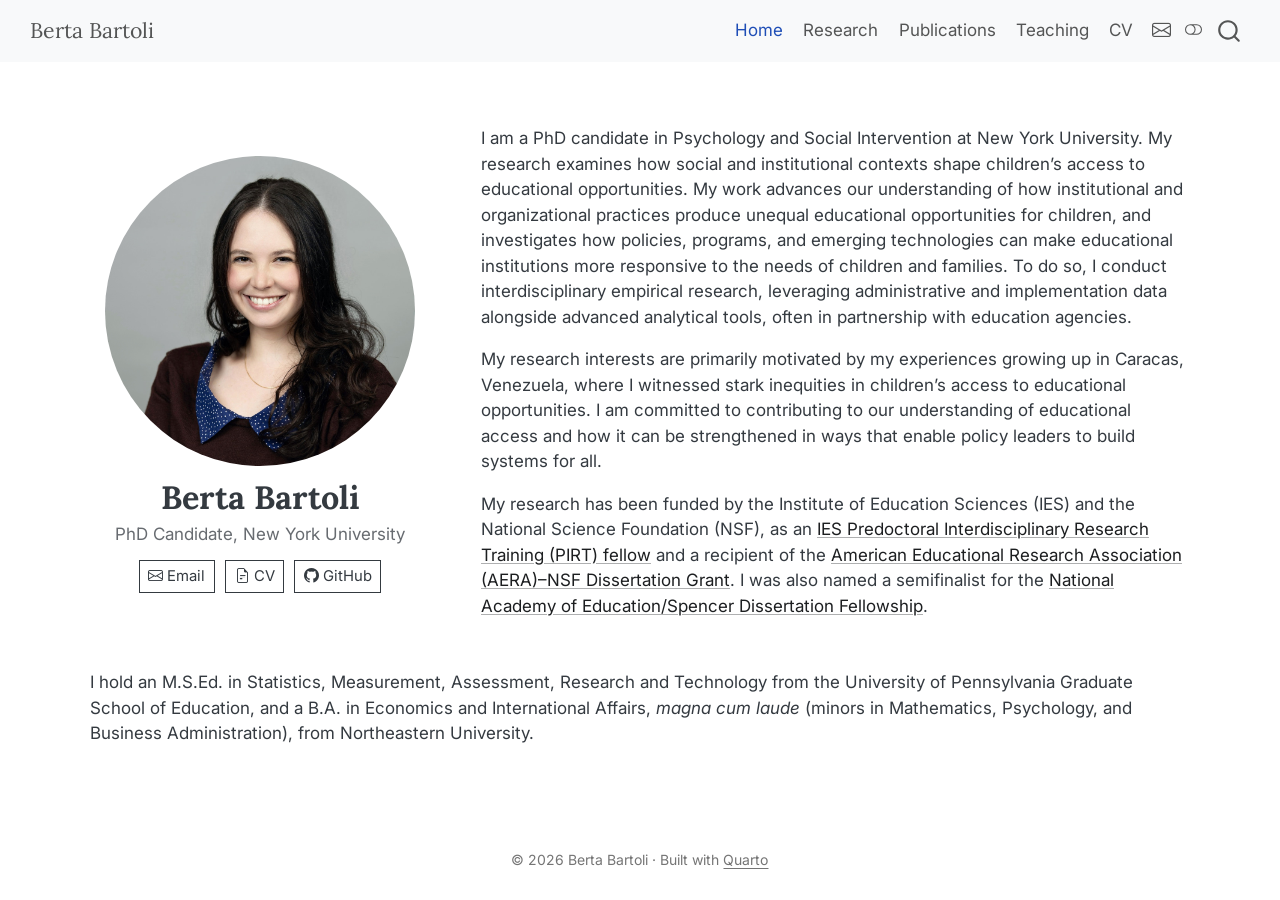
<file: index.html>
<!DOCTYPE html>
<html xmlns="http://www.w3.org/1999/xhtml" lang="en" xml:lang="en"><head>

<meta charset="utf-8">
<meta name="generator" content="quarto-1.10.18">

<meta name="viewport" content="width=device-width, initial-scale=1.0, user-scalable=yes">

<meta name="description" content="Berta Bartoli is a PhD candidate in Psychology and Social Intervention at New York University who studies access to high-quality early childhood education, school choice, and program implementation in partnership with New York City Public Schools.">

<title>Berta Bartoli | Education Policy Researcher, New York University</title>
<style>
/* Default styles provided by pandoc.
** See https://pandoc.org/MANUAL.html#variables-for-html for config info.
*/
span.smallcaps{font-variant: small-caps;}
div.columns{display: flex; gap: 1.5em;}
div.column{flex: auto;}
@media screen {
div.columns{gap: min(4vw, 1.5em);}
div.column{overflow-x: auto;}
}
div.hanging-indent{margin-left: 1.5em; text-indent: -1.5em;}
ul.task-list{list-style: none;}
ul.task-list li input[type="checkbox"] {
  width: 0.8em;
  margin: 0 0.8em 0.2em -1em; /* quarto-specific, see https://github.com/quarto-dev/quarto-cli/issues/4556 */ 
  vertical-align: middle;
}
</style>


<script src="site_libs/quarto-nav/quarto-nav.js"></script>
<script src="site_libs/quarto-nav/headroom.min.js"></script>
<script src="site_libs/clipboard/clipboard.min.js"></script>
<script src="site_libs/quarto-search/autocomplete.umd.js"></script>
<script src="site_libs/quarto-search/fuse.min.js"></script>
<script src="site_libs/quarto-search/quarto-search.js"></script>
<meta name="quarto:offset" content="./">
<script src="site_libs/quarto-html/quarto.js" type="module"></script>
<script src="site_libs/quarto-html/tabsets/tabsets.js" type="module"></script>
<script src="site_libs/quarto-html/popper.min.js"></script>
<script src="site_libs/quarto-html/tippy.umd.min.js"></script>
<script src="site_libs/quarto-html/anchor.min.js"></script>
<link href="site_libs/quarto-html/tippy.css" rel="stylesheet">
<link href="site_libs/quarto-html/quarto-syntax-highlighting-64a204ab8560d761af7679ceaba22944.css" rel="stylesheet" class="quarto-color-scheme" id="quarto-text-highlighting-styles">
<link href="site_libs/quarto-html/quarto-syntax-highlighting-dark-b85bc7c33db8c58e0ec93c3465666fed.css" rel="stylesheet" class="quarto-color-scheme quarto-color-alternate" id="quarto-text-highlighting-styles">
<link href="site_libs/quarto-html/quarto-syntax-highlighting-64a204ab8560d761af7679ceaba22944.css" rel="stylesheet" class="quarto-color-scheme-extra" id="quarto-text-highlighting-styles">
<script src="site_libs/bootstrap/bootstrap.min.js"></script>
<link href="site_libs/bootstrap/bootstrap-icons.css" rel="stylesheet">
<link href="site_libs/bootstrap/bootstrap-3e2996b0e705c8e2cfc0c2d789230fe7.min.css" rel="stylesheet" append-hash="true" class="quarto-color-scheme" id="quarto-bootstrap" data-mode="light">
<link href="site_libs/bootstrap/bootstrap-dark-5f73b5ba2a73597c977d6b0697652a24.min.css" rel="stylesheet" append-hash="true" class="quarto-color-scheme quarto-color-alternate" id="quarto-bootstrap" data-mode="dark">
<link href="site_libs/bootstrap/bootstrap-3e2996b0e705c8e2cfc0c2d789230fe7.min.css" rel="stylesheet" append-hash="true" class="quarto-color-scheme-extra" id="quarto-bootstrap" data-mode="light">
<script id="quarto-search-options" type="application/json">{
  "location": "navbar",
  "copy-button": false,
  "collapse-after": 3,
  "panel-placement": "end",
  "type": "overlay",
  "limit": 50,
  "keyboard-shortcut": [
    "f",
    "/",
    "s"
  ],
  "show-item-context": false,
  "language": {
    "search-no-results-text": "No results",
    "search-matching-documents-text": "matching documents",
    "search-copy-link-title": "Copy link to search",
    "search-hide-matches-text": "Hide additional matches",
    "search-more-match-text": "more match in this document",
    "search-more-matches-text": "more matches in this document",
    "search-clear-button-title": "Clear",
    "search-text-placeholder": "",
    "search-detached-cancel-button-title": "Cancel",
    "search-submit-button-title": "Submit",
    "search-label": "Search"
  }
}</script>
<script type="application/ld+json">
{
  "@context": "https://schema.org",
  "@type": "Person",
  "name": "Berta Bartoli",
  "url": "https://bertabartoli.com/",
  "image": "https://bertabartoli.com/files/profile.jpg",
  "jobTitle": "PhD Candidate, Psychology and Social Intervention",
  "affiliation": { "@type": "CollegeOrUniversity", "name": "New York University" },
  "alumniOf": [
    { "@type": "CollegeOrUniversity", "name": "University of Pennsylvania" },
    { "@type": "CollegeOrUniversity", "name": "Northeastern University" }
  ],
  "knowsAbout": ["Early childhood education", "School choice", "Education policy", "Program implementation", "Applied psychology"],
  "sameAs": [
    "https://orcid.org/0000-0001-6706-8278",
    "https://scholar.google.com/citations?user=jirxX2EAAAAJ",
    "https://www.linkedin.com/in/berta-bartoli/",
    "https://github.com/bertabartoli"
  ]
}
</script>


<link rel="stylesheet" href="styles.css">
<meta property="og:title" content="Berta Bartoli | Education Policy Researcher, New York University">
<meta property="og:description" content="Berta Bartoli is a PhD candidate in Psychology and Social Intervention at New York University who studies access to high-quality early childhood education, school choice, and program implementation in partnership with New York City Public Schools.">
<meta property="og:image" content="https://bertabartoli.com/files/profile.jpg">
<meta property="og:site_name" content="Berta Bartoli">
<meta name="twitter:title" content="Berta Bartoli | Education Policy Researcher, New York University">
<meta name="twitter:description" content="Berta Bartoli is a PhD candidate in Psychology and Social Intervention at New York University who studies access to high-quality early childhood education, school choice, and program implementation in partnership with New York City Public Schools.">
<meta name="twitter:image" content="https://bertabartoli.com/files/profile.jpg">
<meta name="twitter:card" content="summary_large_image">
<link rel="canonical" href="https://bertabartoli.com/">
</head>

<body class="nav-fixed quarto-light"><script id="quarto-html-before-body" type="application/javascript">
    const toggleBodyColorMode = (bsSheetEl) => {
      const mode = bsSheetEl.getAttribute("data-mode");
      const bodyEl = window.document.querySelector("body");
      if (mode === "dark") {
        bodyEl.classList.add("quarto-dark");
        bodyEl.classList.remove("quarto-light");
      } else {
        bodyEl.classList.add("quarto-light");
        bodyEl.classList.remove("quarto-dark");
      }
    }
    const toggleBodyColorPrimary = () => {
      const bsSheetEl = window.document.querySelector("link#quarto-bootstrap:not([rel=disabled-stylesheet])");
      if (bsSheetEl) {
        toggleBodyColorMode(bsSheetEl);
      }
    }
    const setColorSchemeToggle = (alternate) => {
      const toggles = window.document.querySelectorAll('.quarto-color-scheme-toggle');
      for (let i=0; i < toggles.length; i++) {
        const toggle = toggles[i];
        if (toggle) {
          if (alternate) {
            toggle.classList.add("alternate");
          } else {
            toggle.classList.remove("alternate");
          }
        }
      }
    };
    const toggleColorMode = (alternate) => {
      // Switch the stylesheets
      const primaryStylesheets = window.document.querySelectorAll('link.quarto-color-scheme:not(.quarto-color-alternate)');
      const alternateStylesheets = window.document.querySelectorAll('link.quarto-color-scheme.quarto-color-alternate');
      manageTransitions('#quarto-margin-sidebar .nav-link', false);
      if (alternate) {
        // note: dark is layered on light, we don't disable primary!
        enableStylesheet(alternateStylesheets);
        for (const sheetNode of alternateStylesheets) {
          if (sheetNode.id === "quarto-bootstrap") {
            toggleBodyColorMode(sheetNode);
          }
        }
      } else {
        disableStylesheet(alternateStylesheets);
        enableStylesheet(primaryStylesheets)
        toggleBodyColorPrimary();
      }
      manageTransitions('#quarto-margin-sidebar .nav-link', true);
      // Switch the toggles
      setColorSchemeToggle(alternate)
      // Hack to workaround the fact that safari doesn't
      // properly recolor the scrollbar when toggling (#1455)
      if (navigator.userAgent.indexOf('Safari') > 0 && navigator.userAgent.indexOf('Chrome') == -1) {
        manageTransitions("body", false);
        window.scrollTo(0, 1);
        setTimeout(() => {
          window.scrollTo(0, 0);
          manageTransitions("body", true);
        }, 40);
      }
    }
    const disableStylesheet = (stylesheets) => {
      for (let i=0; i < stylesheets.length; i++) {
        const stylesheet = stylesheets[i];
        stylesheet.rel = 'disabled-stylesheet';
      }
    }
    const enableStylesheet = (stylesheets) => {
      for (let i=0; i < stylesheets.length; i++) {
        const stylesheet = stylesheets[i];
        if(stylesheet.rel !== 'stylesheet') { // for Chrome, which will still FOUC without this check
          stylesheet.rel = 'stylesheet';
        }
      }
    }
    const manageTransitions = (selector, allowTransitions) => {
      const els = window.document.querySelectorAll(selector);
      for (let i=0; i < els.length; i++) {
        const el = els[i];
        if (allowTransitions) {
          el.classList.remove('notransition');
        } else {
          el.classList.add('notransition');
        }
      }
    }
    const isFileUrl = () => {
      return window.location.protocol === 'file:';
    }
    const hasAlternateSentinel = () => {
      let styleSentinel = getColorSchemeSentinel();
      if (styleSentinel !== null) {
        return styleSentinel === "alternate";
      } else {
        return false;
      }
    }
    const setStyleSentinel = (alternate) => {
      const value = alternate ? "alternate" : "default";
      if (!isFileUrl()) {
        window.localStorage.setItem("quarto-color-scheme", value);
      } else {
        localAlternateSentinel = value;
      }
    }
    const getColorSchemeSentinel = () => {
      if (!isFileUrl()) {
        const storageValue = window.localStorage.getItem("quarto-color-scheme");
        return storageValue != null ? storageValue : localAlternateSentinel;
      } else {
        return localAlternateSentinel;
      }
    }
    const toggleGiscusIfUsed = (isAlternate, darkModeDefault) => {
      const baseTheme = document.querySelector('#giscus-base-theme')?.value ?? 'light';
      const alternateTheme = document.querySelector('#giscus-alt-theme')?.value ?? 'dark';
      let newTheme = '';
      if(authorPrefersDark) {
        newTheme = isAlternate ? baseTheme : alternateTheme;
      } else {
        newTheme = isAlternate ? alternateTheme : baseTheme;
      }
      const changeGiscusTheme = () => {
        // From: https://github.com/giscus/giscus/issues/336
        const sendMessage = (message) => {
          const iframe = document.querySelector('iframe.giscus-frame');
          if (!iframe) return;
          iframe.contentWindow.postMessage({ giscus: message }, 'https://giscus.app');
        }
        sendMessage({
          setConfig: {
            theme: newTheme
          }
        });
      }
      const isGiscussLoaded = window.document.querySelector('iframe.giscus-frame') !== null;
      if (isGiscussLoaded) {
        changeGiscusTheme();
      }
    };
    const authorPrefersDark = false;
    const darkModeDefault = authorPrefersDark;
      document.querySelector('link#quarto-text-highlighting-styles.quarto-color-scheme-extra').rel = 'disabled-stylesheet';
      document.querySelector('link#quarto-bootstrap.quarto-color-scheme-extra').rel = 'disabled-stylesheet';
    let localAlternateSentinel = darkModeDefault ? 'alternate' : 'default';
    // Dark / light mode switch
    window.quartoToggleColorScheme = () => {
      // Read the current dark / light value
      let toAlternate = !hasAlternateSentinel();
      toggleColorMode(toAlternate);
      setStyleSentinel(toAlternate);
      toggleGiscusIfUsed(toAlternate, darkModeDefault);
      window.dispatchEvent(new Event('resize'));
    };
    // Switch to dark mode if need be
    if (hasAlternateSentinel()) {
      toggleColorMode(true);
    } else {
      toggleColorMode(false);
    }
  </script>

<div id="quarto-search-results"></div>
  <header id="quarto-header" class="headroom fixed-top">
    <nav class="navbar navbar-expand-lg " data-bs-theme="dark">
      <div class="navbar-container container-fluid">
      <div class="navbar-brand-container mx-auto">
    <a class="navbar-brand" href="./index.html">
    <span class="navbar-title">Berta Bartoli</span>
    </a>
  </div>
            <div id="quarto-search" class="" title="Search"></div>
          <button class="navbar-toggler" type="button" data-bs-toggle="collapse" data-bs-target="#navbarCollapse" aria-controls="navbarCollapse" role="menu" aria-expanded="false" aria-label="Toggle navigation" onclick="if (window.quartoToggleHeadroom) { window.quartoToggleHeadroom(); }">
  <span class="navbar-toggler-icon"></span>
</button>
          <div class="collapse navbar-collapse" id="navbarCollapse">
            <ul class="navbar-nav navbar-nav-scroll ms-auto">
  <li class="nav-item">
    <a class="nav-link active" href="./index.html" aria-current="page"> 
<span class="menu-text">Home</span></a>
  </li>  
  <li class="nav-item">
    <a class="nav-link" href="./research.html"> 
<span class="menu-text">Research</span></a>
  </li>  
  <li class="nav-item">
    <a class="nav-link" href="./publications.html"> 
<span class="menu-text">Publications</span></a>
  </li>  
  <li class="nav-item">
    <a class="nav-link" href="./teaching.html"> 
<span class="menu-text">Teaching</span></a>
  </li>  
  <li class="nav-item">
    <a class="nav-link" href="./cv.html"> 
<span class="menu-text">CV</span></a>
  </li>  
  <li class="nav-item compact">
    <a class="nav-link" href="mailto:berta.bartoli@nyu.edu"> <i class="bi bi-envelope" role="img">
</i> 
<span class="menu-text"></span></a>
  </li>  
</ul>
          </div> <!-- /navcollapse -->
            <div class="quarto-navbar-tools">
  <a href="" class="quarto-color-scheme-toggle quarto-navigation-tool  px-1" onclick="window.quartoToggleColorScheme(); return false;" title="Toggle dark mode"><i class="bi"></i></a>
</div>
      </div> <!-- /container-fluid -->
    </nav>
</header>
<!-- content -->
<div id="quarto-content" class="quarto-container page-columns page-rows-contents page-layout-full page-navbar">
<!-- sidebar -->
<!-- margin-sidebar -->
    
<!-- main -->
<main class="content column-page" id="quarto-document-content"><header id="title-block-header" class="quarto-title-block"></header>





<div class="home-top">
<div class="home-profile">
<p><img src="files/profile.jpg" class="home-photo img-fluid" alt="Photo of Berta Bartoli"></p>
<h1 class="home-name">
Berta Bartoli
</h1>
<p><span class="home-subtitle">PhD Candidate, New York University</span></p>
<p><a href="mailto:berta.bartoli@nyu.edu" class="btn btn-outline-secondary btn-sm"><i class="bi bi-envelope"></i> Email</a> <a href="./cv.html" class="btn btn-outline-secondary btn-sm"><i class="bi bi-file-earmark-text"></i> CV</a> <a href="https://github.com/bertabartoli" class="btn btn-outline-secondary btn-sm"><i class="bi bi-github"></i> GitHub</a></p>
</div>
<div class="home-intro">
<p>I am a PhD candidate in Psychology and Social Intervention at New York University. My research examines how social and institutional contexts shape children’s access to educational opportunities. My work advances our understanding of how institutional and organizational practices produce unequal educational opportunities for children, and investigates how policies, programs, and emerging technologies can make educational institutions more responsive to the needs of children and families. To do so, I conduct interdisciplinary empirical research, leveraging administrative and implementation data alongside advanced analytical tools, often in partnership with education agencies.</p>
<p>My research interests are primarily motivated by my experiences growing up in Caracas, Venezuela, where I witnessed stark inequities in children’s access to educational opportunities. I am committed to contributing to our understanding of educational access and how it can be strengthened in ways that enable policy leaders to build systems for all.</p>
<p>My research has been funded by the Institute of Education Sciences (IES) and the National Science Foundation (NSF), as an <a href="https://steinhardt.nyu.edu/ihdsc/ies-pirt">IES Predoctoral Interdisciplinary Research Training (PIRT) fellow</a> and a recipient of the <a href="https://www.aera.net/Professional-Opportunities-Funding/AERA-Funding-Opportunities/AERA-NSF-Grants-Program/Dissertation-Grants">American Educational Research Association (AERA)–NSF Dissertation Grant</a>. I was also named a semifinalist for the <a href="https://naeducation.org/naed-spencer-dissertation-fellowship/">National Academy of Education/Spencer Dissertation Fellowship</a>.</p>
</div>
</div>
<div class="home-more">
<p>I hold an M.S.Ed. in Statistics, Measurement, Assessment, Research and Technology from the University of Pennsylvania Graduate School of Education, and a B.A. in Economics and International Affairs, <em>magna cum laude</em> (minors in Mathematics, Psychology, and Business Administration), from Northeastern University.</p>
</div>



</main> <!-- /main -->
<script id="quarto-html-after-body" type="application/javascript">
  window.document.addEventListener("DOMContentLoaded", function (event) {
    // Ensure there is a toggle, if there isn't float one in the top right
    if (window.document.querySelector('.quarto-color-scheme-toggle') === null) {
      const a = window.document.createElement('a');
      a.classList.add('top-right');
      a.classList.add('quarto-color-scheme-toggle');
      a.href = "";
      a.onclick = function() { try { window.quartoToggleColorScheme(); } catch {} return false; };
      const i = window.document.createElement("i");
      i.classList.add('bi');
      a.appendChild(i);
      window.document.body.appendChild(a);
    }
    setColorSchemeToggle(hasAlternateSentinel())
    const icon = "";
    const anchorJS = new window.AnchorJS();
    anchorJS.options = {
      placement: 'right',
      icon: icon
    };
    anchorJS.add('.anchored');
    const isCodeAnnotation = (el) => {
      for (const clz of el.classList) {
        if (clz.startsWith('code-annotation-')) {                     
          return true;
        }
      }
      return false;
    }
    const onCopySuccess = function(e) {
      // button target
      const button = e.trigger;
      // don't keep focus
      button.blur();
      // flash "checked"
      button.classList.add('code-copy-button-checked');
      var currentTitle = button.getAttribute("title");
      button.setAttribute("title", "Copied!");
      let tooltip;
      if (window.bootstrap) {
        button.setAttribute("data-bs-toggle", "tooltip");
        button.setAttribute("data-bs-placement", "left");
        button.setAttribute("data-bs-title", "Copied!");
        tooltip = new bootstrap.Tooltip(button, 
          { trigger: "manual", 
            customClass: "code-copy-button-tooltip",
            offset: [0, -8]});
        tooltip.show();    
      }
      setTimeout(function() {
        if (tooltip) {
          tooltip.hide();
          button.removeAttribute("data-bs-title");
          button.removeAttribute("data-bs-toggle");
          button.removeAttribute("data-bs-placement");
        }
        button.setAttribute("title", currentTitle);
        button.classList.remove('code-copy-button-checked');
      }, 1000);
      // clear code selection
      e.clearSelection();
    }
    const getTextToCopy = function(trigger) {
      const outerScaffold = trigger.parentElement.cloneNode(true);
      const codeEl = outerScaffold.querySelector('code');
      for (const childEl of codeEl.children) {
        if (isCodeAnnotation(childEl)) {
          childEl.remove();
        }
      }
      return codeEl.innerText;
    }
    const clipboard = new window.ClipboardJS('.code-copy-button:not([data-in-quarto-modal])', {
      text: getTextToCopy
    });
    clipboard.on('success', onCopySuccess);
    if (window.document.getElementById('quarto-embedded-source-code-modal')) {
      const clipboardModal = new window.ClipboardJS('.code-copy-button[data-in-quarto-modal]', {
        text: getTextToCopy,
        container: window.document.getElementById('quarto-embedded-source-code-modal')
      });
      clipboardModal.on('success', onCopySuccess);
    }
      var localhostRegex = new RegExp(/^(?:http|https):\/\/localhost\:?[0-9]*\//);
      var mailtoRegex = new RegExp(/^mailto:/);
        var filterRegex = new RegExp("https:\/\/bertabartoli\.com");
      var isInternal = (href) => {
          return filterRegex.test(href) || localhostRegex.test(href) || mailtoRegex.test(href);
      }
      // Inspect non-navigation links and adorn them if external
     var links = window.document.querySelectorAll('a[href]:not(.nav-link):not(.navbar-brand):not(.toc-action):not(.sidebar-link):not(.sidebar-item-toggle):not(.pagination-link):not(.no-external):not([aria-hidden]):not(.dropdown-item):not(.quarto-navigation-tool):not(.about-link)');
      for (var i=0; i<links.length; i++) {
        const link = links[i];
        if (!isInternal(link.href)) {
          // undo the damage that might have been done by quarto-nav.js in the case of
          // links that we want to consider external
          if (link.dataset.originalHref !== undefined) {
            link.href = link.dataset.originalHref;
          }
        }
      }
    function tippyHover(el, contentFn, onTriggerFn, onUntriggerFn) {
      const config = {
        allowHTML: true,
        maxWidth: 500,
        delay: 100,
        arrow: false,
        appendTo: function(el) {
            return el.parentElement;
        },
        interactive: true,
        interactiveBorder: 10,
        theme: 'quarto',
        placement: 'bottom-start',
      };
      if (contentFn) {
        config.content = contentFn;
      }
      if (onTriggerFn) {
        config.onTrigger = onTriggerFn;
      }
      if (onUntriggerFn) {
        config.onUntrigger = onUntriggerFn;
      }
      window.tippy(el, config); 
    }
    const noterefs = window.document.querySelectorAll('a[role="doc-noteref"]');
    for (var i=0; i<noterefs.length; i++) {
      const ref = noterefs[i];
      tippyHover(ref, function() {
        // use id or data attribute instead here
        let href = ref.getAttribute('data-footnote-href') || ref.getAttribute('href');
        try { href = new URL(href).hash; } catch {}
        const id = href.replace(/^#\/?/, "");
        const note = window.document.getElementById(id);
        if (note) {
          return note.innerHTML;
        } else {
          return "";
        }
      });
    }
    const xrefs = window.document.querySelectorAll('a.quarto-xref');
    const processXRef = (id, note) => {
      // Strip column container classes
      const stripColumnClz = (el) => {
        el.classList.remove("page-full", "page-columns");
        if (el.children) {
          for (const child of el.children) {
            stripColumnClz(child);
          }
        }
      }
      stripColumnClz(note)
      if (id === null || id.startsWith('sec-')) {
        // Special case sections, only their first couple elements
        const container = document.createElement("div");
        if (note.children && note.children.length > 2) {
          container.appendChild(note.children[0].cloneNode(true));
          for (let i = 1; i < note.children.length; i++) {
            const child = note.children[i];
            if (child.tagName === "P" && child.innerText === "") {
              continue;
            } else {
              container.appendChild(child.cloneNode(true));
              break;
            }
          }
          if (window.Quarto?.typesetMath) {
            window.Quarto.typesetMath(container);
          }
          return container.innerHTML
        } else {
          if (window.Quarto?.typesetMath) {
            window.Quarto.typesetMath(note);
          }
          return note.innerHTML;
        }
      } else {
        // Remove any anchor links if they are present
        const anchorLink = note.querySelector('a.anchorjs-link');
        if (anchorLink) {
          anchorLink.remove();
        }
        if (window.Quarto?.typesetMath) {
          window.Quarto.typesetMath(note);
        }
        if (note.classList.contains("callout")) {
          return note.outerHTML;
        } else {
          return note.innerHTML;
        }
      }
    }
    for (var i=0; i<xrefs.length; i++) {
      const xref = xrefs[i];
      tippyHover(xref, undefined, function(instance) {
        instance.disable();
        let url = xref.getAttribute('href');
        let hash = undefined; 
        if (url.startsWith('#')) {
          hash = url;
        } else {
          try { hash = new URL(url).hash; } catch {}
        }
        if (hash) {
          const id = hash.replace(/^#\/?/, "");
          const note = window.document.getElementById(id);
          if (note !== null) {
            try {
              const html = processXRef(id, note.cloneNode(true));
              instance.setContent(html);
            } finally {
              instance.enable();
              instance.show();
            }
          } else {
            // See if we can fetch this
            fetch(url.split('#')[0])
            .then(res => res.text())
            .then(html => {
              const parser = new DOMParser();
              const htmlDoc = parser.parseFromString(html, "text/html");
              const note = htmlDoc.getElementById(id);
              if (note !== null) {
                const html = processXRef(id, note);
                instance.setContent(html);
              } 
            }).finally(() => {
              instance.enable();
              instance.show();
            });
          }
        } else {
          // See if we can fetch a full url (with no hash to target)
          // This is a special case and we should probably do some content thinning / targeting
          fetch(url)
          .then(res => res.text())
          .then(html => {
            const parser = new DOMParser();
            const htmlDoc = parser.parseFromString(html, "text/html");
            const note = htmlDoc.querySelector('main.content');
            if (note !== null) {
              // This should only happen for chapter cross references
              // (since there is no id in the URL)
              // remove the first header
              if (note.children.length > 0 && note.children[0].tagName === "HEADER") {
                note.children[0].remove();
              }
              const html = processXRef(null, note);
              instance.setContent(html);
            } 
          }).finally(() => {
            instance.enable();
            instance.show();
          });
        }
      }, function(instance) {
      });
    }
        let selectedAnnoteEl;
        const selectorForAnnotation = ( cell, annotation) => {
          let cellAttr = 'data-code-cell="' + cell + '"';
          let lineAttr = 'data-code-annotation="' +  annotation + '"';
          const selector = 'span[' + cellAttr + '][' + lineAttr + ']';
          return selector;
        }
        const selectCodeLines = (annoteEl) => {
          const doc = window.document;
          const targetCell = annoteEl.getAttribute("data-target-cell");
          const targetAnnotation = annoteEl.getAttribute("data-target-annotation");
          const annoteSpan = window.document.querySelector(selectorForAnnotation(targetCell, targetAnnotation));
          const lines = annoteSpan.getAttribute("data-code-lines").split(",");
          const lineIds = lines.map((line) => {
            return targetCell + "-" + line;
          })
          let top = null;
          let height = null;
          let parent = null;
          if (lineIds.length > 0) {
              //compute the position of the single el (top and bottom and make a div)
              const el = window.document.getElementById(lineIds[0]);
              top = el.offsetTop;
              height = el.offsetHeight;
              parent = el.parentElement.parentElement;
            if (lineIds.length > 1) {
              const lastEl = window.document.getElementById(lineIds[lineIds.length - 1]);
              const bottom = lastEl.offsetTop + lastEl.offsetHeight;
              height = bottom - top;
            }
            if (top !== null && height !== null && parent !== null) {
              // cook up a div (if necessary) and position it 
              let div = window.document.getElementById("code-annotation-line-highlight");
              if (div === null) {
                div = window.document.createElement("div");
                div.setAttribute("id", "code-annotation-line-highlight");
                div.style.position = 'absolute';
                parent.appendChild(div);
              }
              div.style.top = top - 2 + "px";
              div.style.height = height + 4 + "px";
              div.style.left = 0;
              let gutterDiv = window.document.getElementById("code-annotation-line-highlight-gutter");
              if (gutterDiv === null) {
                gutterDiv = window.document.createElement("div");
                gutterDiv.setAttribute("id", "code-annotation-line-highlight-gutter");
                gutterDiv.style.position = 'absolute';
                const codeCell = window.document.getElementById(targetCell);
                const gutter = codeCell.querySelector('.code-annotation-gutter');
                gutter.appendChild(gutterDiv);
              }
              gutterDiv.style.top = top - 2 + "px";
              gutterDiv.style.height = height + 4 + "px";
            }
            selectedAnnoteEl = annoteEl;
          }
        };
        const unselectCodeLines = () => {
          const elementsIds = ["code-annotation-line-highlight", "code-annotation-line-highlight-gutter"];
          elementsIds.forEach((elId) => {
            const div = window.document.getElementById(elId);
            if (div) {
              div.remove();
            }
          });
          selectedAnnoteEl = undefined;
        };
          // Handle positioning of the toggle
      window.addEventListener(
        "resize",
        throttle(() => {
          elRect = undefined;
          if (selectedAnnoteEl) {
            selectCodeLines(selectedAnnoteEl);
          }
        }, 10)
      );
      function throttle(fn, ms) {
      let throttle = false;
      let timer;
        return (...args) => {
          if(!throttle) { // first call gets through
              fn.apply(this, args);
              throttle = true;
          } else { // all the others get throttled
              if(timer) clearTimeout(timer); // cancel #2
              timer = setTimeout(() => {
                fn.apply(this, args);
                timer = throttle = false;
              }, ms);
          }
        };
      }
        // Attach click handler to the DT
        const annoteDls = window.document.querySelectorAll('dt[data-target-cell]');
        for (const annoteDlNode of annoteDls) {
          annoteDlNode.addEventListener('click', (event) => {
            const clickedEl = event.target;
            if (clickedEl !== selectedAnnoteEl) {
              unselectCodeLines();
              const activeEl = window.document.querySelector('dt[data-target-cell].code-annotation-active');
              if (activeEl) {
                activeEl.classList.remove('code-annotation-active');
              }
              selectCodeLines(clickedEl);
              clickedEl.classList.add('code-annotation-active');
            } else {
              // Unselect the line
              unselectCodeLines();
              clickedEl.classList.remove('code-annotation-active');
            }
          });
        }
    const findCites = (el) => {
      const parentEl = el.parentElement;
      if (parentEl) {
        const cites = parentEl.dataset.cites;
        if (cites) {
          return {
            el,
            cites: cites.split(' ')
          };
        } else {
          return findCites(el.parentElement)
        }
      } else {
        return undefined;
      }
    };
    var bibliorefs = window.document.querySelectorAll('a[role="doc-biblioref"]');
    for (var i=0; i<bibliorefs.length; i++) {
      const ref = bibliorefs[i];
      const citeInfo = findCites(ref);
      if (citeInfo) {
        tippyHover(citeInfo.el, function() {
          var popup = window.document.createElement('div');
          citeInfo.cites.forEach(function(cite) {
            var citeDiv = window.document.createElement('div');
            citeDiv.classList.add('hanging-indent');
            citeDiv.classList.add('csl-entry');
            var biblioDiv = window.document.getElementById('ref-' + cite);
            if (biblioDiv) {
              citeDiv.innerHTML = biblioDiv.innerHTML;
            }
            popup.appendChild(citeDiv);
          });
          return popup.innerHTML;
        });
      }
    }
  });
  </script>
</div> <!-- /content -->
<footer class="footer">
  <div class="nav-footer">
    <div class="nav-footer-left">
      &nbsp;
    </div>   
    <div class="nav-footer-center">
<p>© 2026 Berta Bartoli · Built with <a href="https://quarto.org">Quarto</a></p>
</div>
    <div class="nav-footer-right">
      &nbsp;
    </div>
  </div>
</footer>




</body></html>
</file>
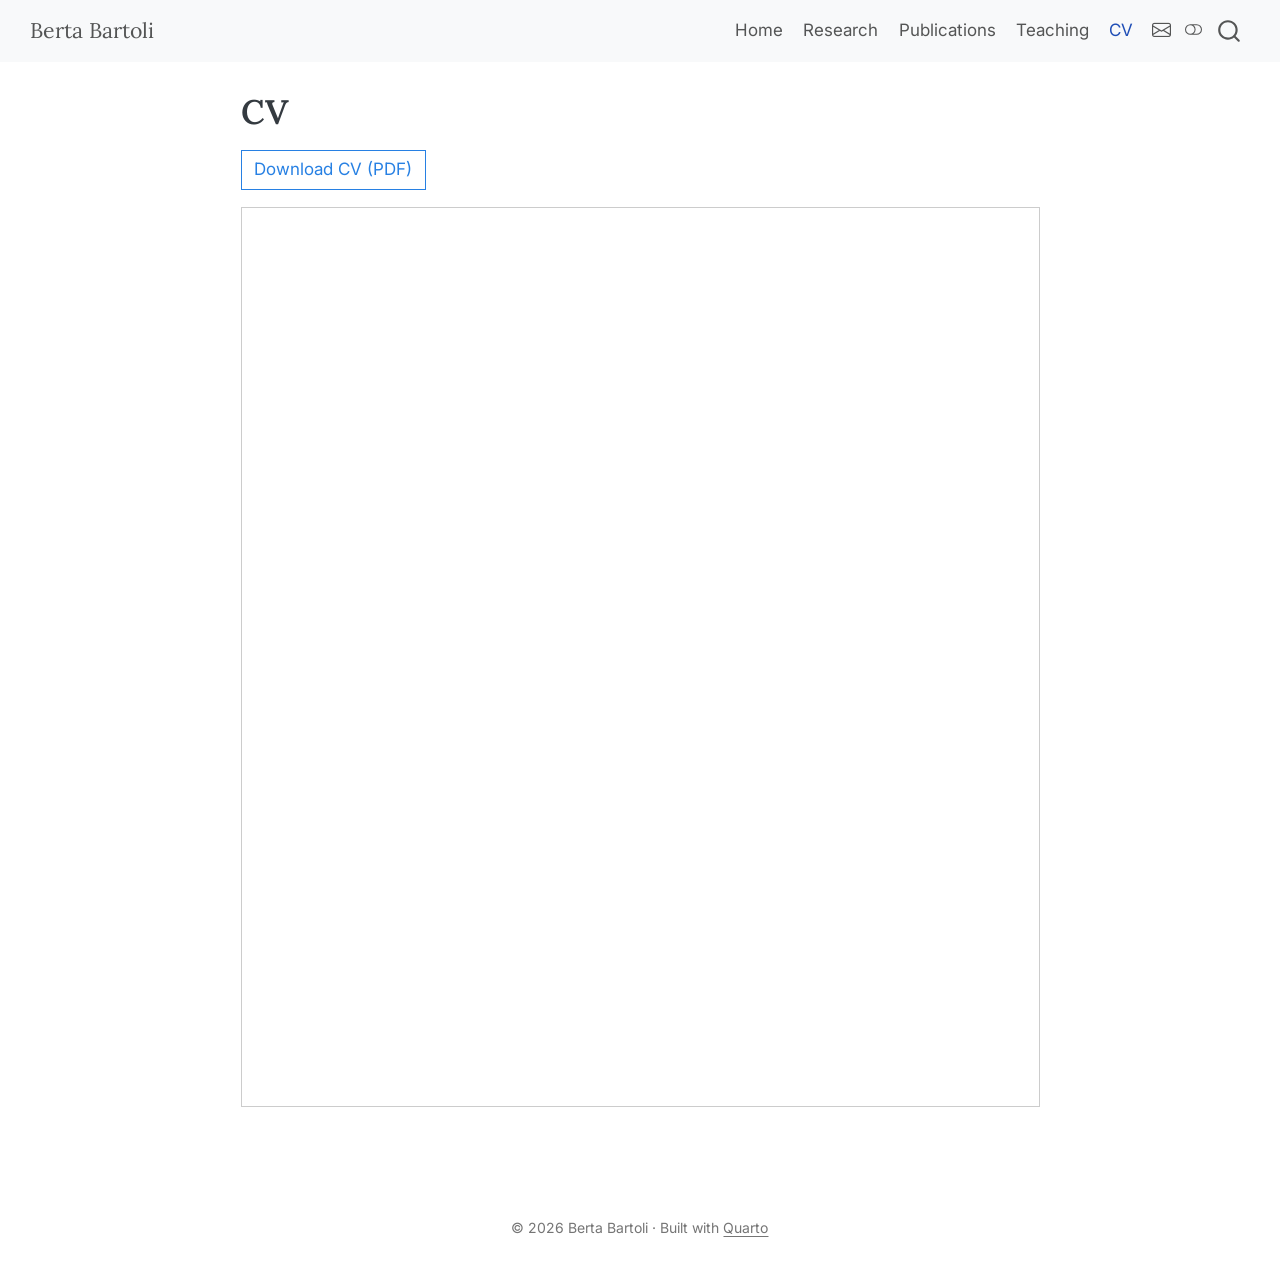
<file: cv.html>
<!DOCTYPE html>
<html xmlns="http://www.w3.org/1999/xhtml" lang="en" xml:lang="en"><head>

<meta charset="utf-8">
<meta name="generator" content="quarto-1.10.18">

<meta name="viewport" content="width=device-width, initial-scale=1.0, user-scalable=yes">


<title>CV – Berta Bartoli</title>
<style>
/* Default styles provided by pandoc.
** See https://pandoc.org/MANUAL.html#variables-for-html for config info.
*/
span.smallcaps{font-variant: small-caps;}
div.columns{display: flex; gap: 1.5em;}
div.column{flex: auto;}
@media screen {
div.columns{gap: min(4vw, 1.5em);}
div.column{overflow-x: auto;}
}
div.hanging-indent{margin-left: 1.5em; text-indent: -1.5em;}
ul.task-list{list-style: none;}
ul.task-list li input[type="checkbox"] {
  width: 0.8em;
  margin: 0 0.8em 0.2em -1em; /* quarto-specific, see https://github.com/quarto-dev/quarto-cli/issues/4556 */ 
  vertical-align: middle;
}
</style>


<script src="site_libs/quarto-nav/quarto-nav.js"></script>
<script src="site_libs/quarto-nav/headroom.min.js"></script>
<script src="site_libs/clipboard/clipboard.min.js"></script>
<script src="site_libs/quarto-search/autocomplete.umd.js"></script>
<script src="site_libs/quarto-search/fuse.min.js"></script>
<script src="site_libs/quarto-search/quarto-search.js"></script>
<meta name="quarto:offset" content="./">
<script src="site_libs/quarto-html/quarto.js" type="module"></script>
<script src="site_libs/quarto-html/tabsets/tabsets.js" type="module"></script>
<script src="site_libs/quarto-html/popper.min.js"></script>
<script src="site_libs/quarto-html/tippy.umd.min.js"></script>
<script src="site_libs/quarto-html/anchor.min.js"></script>
<link href="site_libs/quarto-html/tippy.css" rel="stylesheet">
<link href="site_libs/quarto-html/quarto-syntax-highlighting-64a204ab8560d761af7679ceaba22944.css" rel="stylesheet" class="quarto-color-scheme" id="quarto-text-highlighting-styles">
<link href="site_libs/quarto-html/quarto-syntax-highlighting-dark-b85bc7c33db8c58e0ec93c3465666fed.css" rel="stylesheet" class="quarto-color-scheme quarto-color-alternate" id="quarto-text-highlighting-styles">
<link href="site_libs/quarto-html/quarto-syntax-highlighting-64a204ab8560d761af7679ceaba22944.css" rel="stylesheet" class="quarto-color-scheme-extra" id="quarto-text-highlighting-styles">
<script src="site_libs/bootstrap/bootstrap.min.js"></script>
<link href="site_libs/bootstrap/bootstrap-icons.css" rel="stylesheet">
<link href="site_libs/bootstrap/bootstrap-3e2996b0e705c8e2cfc0c2d789230fe7.min.css" rel="stylesheet" append-hash="true" class="quarto-color-scheme" id="quarto-bootstrap" data-mode="light">
<link href="site_libs/bootstrap/bootstrap-dark-5f73b5ba2a73597c977d6b0697652a24.min.css" rel="stylesheet" append-hash="true" class="quarto-color-scheme quarto-color-alternate" id="quarto-bootstrap" data-mode="dark">
<link href="site_libs/bootstrap/bootstrap-3e2996b0e705c8e2cfc0c2d789230fe7.min.css" rel="stylesheet" append-hash="true" class="quarto-color-scheme-extra" id="quarto-bootstrap" data-mode="light">
<script id="quarto-search-options" type="application/json">{
  "location": "navbar",
  "copy-button": false,
  "collapse-after": 3,
  "panel-placement": "end",
  "type": "overlay",
  "limit": 50,
  "keyboard-shortcut": [
    "f",
    "/",
    "s"
  ],
  "show-item-context": false,
  "language": {
    "search-no-results-text": "No results",
    "search-matching-documents-text": "matching documents",
    "search-copy-link-title": "Copy link to search",
    "search-hide-matches-text": "Hide additional matches",
    "search-more-match-text": "more match in this document",
    "search-more-matches-text": "more matches in this document",
    "search-clear-button-title": "Clear",
    "search-text-placeholder": "",
    "search-detached-cancel-button-title": "Cancel",
    "search-submit-button-title": "Submit",
    "search-label": "Search"
  }
}</script>
<meta name="description" content="Curriculum vitae of Berta Bartoli, PhD candidate in Psychology and Social Intervention at New York University.">


<link rel="stylesheet" href="styles.css">
<meta property="og:title" content="CV – Berta Bartoli">
<meta property="og:description" content="Berta Bartoli, PhD candidate at New York University studying early childhood education, school choice, and education policy.">
<meta property="og:site_name" content="Berta Bartoli">
<meta name="twitter:title" content="CV – Berta Bartoli">
<meta name="twitter:description" content="Berta Bartoli, PhD candidate at New York University studying early childhood education, school choice, and education policy.">
<meta name="twitter:card" content="summary">
<link rel="canonical" href="https://bertabartoli.com/cv.html">
</head>

<body class="nav-fixed fullcontent quarto-light"><script id="quarto-html-before-body" type="application/javascript">
    const toggleBodyColorMode = (bsSheetEl) => {
      const mode = bsSheetEl.getAttribute("data-mode");
      const bodyEl = window.document.querySelector("body");
      if (mode === "dark") {
        bodyEl.classList.add("quarto-dark");
        bodyEl.classList.remove("quarto-light");
      } else {
        bodyEl.classList.add("quarto-light");
        bodyEl.classList.remove("quarto-dark");
      }
    }
    const toggleBodyColorPrimary = () => {
      const bsSheetEl = window.document.querySelector("link#quarto-bootstrap:not([rel=disabled-stylesheet])");
      if (bsSheetEl) {
        toggleBodyColorMode(bsSheetEl);
      }
    }
    const setColorSchemeToggle = (alternate) => {
      const toggles = window.document.querySelectorAll('.quarto-color-scheme-toggle');
      for (let i=0; i < toggles.length; i++) {
        const toggle = toggles[i];
        if (toggle) {
          if (alternate) {
            toggle.classList.add("alternate");
          } else {
            toggle.classList.remove("alternate");
          }
        }
      }
    };
    const toggleColorMode = (alternate) => {
      // Switch the stylesheets
      const primaryStylesheets = window.document.querySelectorAll('link.quarto-color-scheme:not(.quarto-color-alternate)');
      const alternateStylesheets = window.document.querySelectorAll('link.quarto-color-scheme.quarto-color-alternate');
      manageTransitions('#quarto-margin-sidebar .nav-link', false);
      if (alternate) {
        // note: dark is layered on light, we don't disable primary!
        enableStylesheet(alternateStylesheets);
        for (const sheetNode of alternateStylesheets) {
          if (sheetNode.id === "quarto-bootstrap") {
            toggleBodyColorMode(sheetNode);
          }
        }
      } else {
        disableStylesheet(alternateStylesheets);
        enableStylesheet(primaryStylesheets)
        toggleBodyColorPrimary();
      }
      manageTransitions('#quarto-margin-sidebar .nav-link', true);
      // Switch the toggles
      setColorSchemeToggle(alternate)
      // Hack to workaround the fact that safari doesn't
      // properly recolor the scrollbar when toggling (#1455)
      if (navigator.userAgent.indexOf('Safari') > 0 && navigator.userAgent.indexOf('Chrome') == -1) {
        manageTransitions("body", false);
        window.scrollTo(0, 1);
        setTimeout(() => {
          window.scrollTo(0, 0);
          manageTransitions("body", true);
        }, 40);
      }
    }
    const disableStylesheet = (stylesheets) => {
      for (let i=0; i < stylesheets.length; i++) {
        const stylesheet = stylesheets[i];
        stylesheet.rel = 'disabled-stylesheet';
      }
    }
    const enableStylesheet = (stylesheets) => {
      for (let i=0; i < stylesheets.length; i++) {
        const stylesheet = stylesheets[i];
        if(stylesheet.rel !== 'stylesheet') { // for Chrome, which will still FOUC without this check
          stylesheet.rel = 'stylesheet';
        }
      }
    }
    const manageTransitions = (selector, allowTransitions) => {
      const els = window.document.querySelectorAll(selector);
      for (let i=0; i < els.length; i++) {
        const el = els[i];
        if (allowTransitions) {
          el.classList.remove('notransition');
        } else {
          el.classList.add('notransition');
        }
      }
    }
    const isFileUrl = () => {
      return window.location.protocol === 'file:';
    }
    const hasAlternateSentinel = () => {
      let styleSentinel = getColorSchemeSentinel();
      if (styleSentinel !== null) {
        return styleSentinel === "alternate";
      } else {
        return false;
      }
    }
    const setStyleSentinel = (alternate) => {
      const value = alternate ? "alternate" : "default";
      if (!isFileUrl()) {
        window.localStorage.setItem("quarto-color-scheme", value);
      } else {
        localAlternateSentinel = value;
      }
    }
    const getColorSchemeSentinel = () => {
      if (!isFileUrl()) {
        const storageValue = window.localStorage.getItem("quarto-color-scheme");
        return storageValue != null ? storageValue : localAlternateSentinel;
      } else {
        return localAlternateSentinel;
      }
    }
    const toggleGiscusIfUsed = (isAlternate, darkModeDefault) => {
      const baseTheme = document.querySelector('#giscus-base-theme')?.value ?? 'light';
      const alternateTheme = document.querySelector('#giscus-alt-theme')?.value ?? 'dark';
      let newTheme = '';
      if(authorPrefersDark) {
        newTheme = isAlternate ? baseTheme : alternateTheme;
      } else {
        newTheme = isAlternate ? alternateTheme : baseTheme;
      }
      const changeGiscusTheme = () => {
        // From: https://github.com/giscus/giscus/issues/336
        const sendMessage = (message) => {
          const iframe = document.querySelector('iframe.giscus-frame');
          if (!iframe) return;
          iframe.contentWindow.postMessage({ giscus: message }, 'https://giscus.app');
        }
        sendMessage({
          setConfig: {
            theme: newTheme
          }
        });
      }
      const isGiscussLoaded = window.document.querySelector('iframe.giscus-frame') !== null;
      if (isGiscussLoaded) {
        changeGiscusTheme();
      }
    };
    const authorPrefersDark = false;
    const darkModeDefault = authorPrefersDark;
      document.querySelector('link#quarto-text-highlighting-styles.quarto-color-scheme-extra').rel = 'disabled-stylesheet';
      document.querySelector('link#quarto-bootstrap.quarto-color-scheme-extra').rel = 'disabled-stylesheet';
    let localAlternateSentinel = darkModeDefault ? 'alternate' : 'default';
    // Dark / light mode switch
    window.quartoToggleColorScheme = () => {
      // Read the current dark / light value
      let toAlternate = !hasAlternateSentinel();
      toggleColorMode(toAlternate);
      setStyleSentinel(toAlternate);
      toggleGiscusIfUsed(toAlternate, darkModeDefault);
      window.dispatchEvent(new Event('resize'));
    };
    // Switch to dark mode if need be
    if (hasAlternateSentinel()) {
      toggleColorMode(true);
    } else {
      toggleColorMode(false);
    }
  </script>

<div id="quarto-search-results"></div>
  <header id="quarto-header" class="headroom fixed-top">
    <nav class="navbar navbar-expand-lg " data-bs-theme="dark">
      <div class="navbar-container container-fluid">
      <div class="navbar-brand-container mx-auto">
    <a class="navbar-brand" href="./index.html">
    <span class="navbar-title">Berta Bartoli</span>
    </a>
  </div>
            <div id="quarto-search" class="" title="Search"></div>
          <button class="navbar-toggler" type="button" data-bs-toggle="collapse" data-bs-target="#navbarCollapse" aria-controls="navbarCollapse" role="menu" aria-expanded="false" aria-label="Toggle navigation" onclick="if (window.quartoToggleHeadroom) { window.quartoToggleHeadroom(); }">
  <span class="navbar-toggler-icon"></span>
</button>
          <div class="collapse navbar-collapse" id="navbarCollapse">
            <ul class="navbar-nav navbar-nav-scroll ms-auto">
  <li class="nav-item">
    <a class="nav-link" href="./index.html"> 
<span class="menu-text">Home</span></a>
  </li>  
  <li class="nav-item">
    <a class="nav-link" href="./research.html"> 
<span class="menu-text">Research</span></a>
  </li>  
  <li class="nav-item">
    <a class="nav-link" href="./publications.html"> 
<span class="menu-text">Publications</span></a>
  </li>  
  <li class="nav-item">
    <a class="nav-link" href="./teaching.html"> 
<span class="menu-text">Teaching</span></a>
  </li>  
  <li class="nav-item">
    <a class="nav-link active" href="./cv.html" aria-current="page"> 
<span class="menu-text">CV</span></a>
  </li>  
  <li class="nav-item compact">
    <a class="nav-link" href="mailto:berta.bartoli@nyu.edu"> <i class="bi bi-envelope" role="img">
</i> 
<span class="menu-text"></span></a>
  </li>  
</ul>
          </div> <!-- /navcollapse -->
            <div class="quarto-navbar-tools">
  <a href="" class="quarto-color-scheme-toggle quarto-navigation-tool  px-1" onclick="window.quartoToggleColorScheme(); return false;" title="Toggle dark mode"><i class="bi"></i></a>
</div>
      </div> <!-- /container-fluid -->
    </nav>
</header>
<!-- content -->
<div id="quarto-content" class="quarto-container page-columns page-rows-contents page-layout-article page-navbar">
<!-- sidebar -->
<!-- margin-sidebar -->
    
<!-- main -->
<main class="content" id="quarto-document-content">


<header id="title-block-header" class="quarto-title-block default">
<div class="quarto-title">
<h1 class="title">CV</h1>
</div>



<div class="quarto-title-meta">

    
  
    
  </div>
  


</header>


<p><a href="files/cv.pdf" class="btn btn-outline-primary">Download CV (PDF)</a></p>
<iframe src="files/cv.pdf" width="100%" height="900" style="border: 1px solid #ccc;">
</iframe>



</main> <!-- /main -->
<script id="quarto-html-after-body" type="application/javascript">
  window.document.addEventListener("DOMContentLoaded", function (event) {
    // Ensure there is a toggle, if there isn't float one in the top right
    if (window.document.querySelector('.quarto-color-scheme-toggle') === null) {
      const a = window.document.createElement('a');
      a.classList.add('top-right');
      a.classList.add('quarto-color-scheme-toggle');
      a.href = "";
      a.onclick = function() { try { window.quartoToggleColorScheme(); } catch {} return false; };
      const i = window.document.createElement("i");
      i.classList.add('bi');
      a.appendChild(i);
      window.document.body.appendChild(a);
    }
    setColorSchemeToggle(hasAlternateSentinel())
    const icon = "";
    const anchorJS = new window.AnchorJS();
    anchorJS.options = {
      placement: 'right',
      icon: icon
    };
    anchorJS.add('.anchored');
    const isCodeAnnotation = (el) => {
      for (const clz of el.classList) {
        if (clz.startsWith('code-annotation-')) {                     
          return true;
        }
      }
      return false;
    }
    const onCopySuccess = function(e) {
      // button target
      const button = e.trigger;
      // don't keep focus
      button.blur();
      // flash "checked"
      button.classList.add('code-copy-button-checked');
      var currentTitle = button.getAttribute("title");
      button.setAttribute("title", "Copied!");
      let tooltip;
      if (window.bootstrap) {
        button.setAttribute("data-bs-toggle", "tooltip");
        button.setAttribute("data-bs-placement", "left");
        button.setAttribute("data-bs-title", "Copied!");
        tooltip = new bootstrap.Tooltip(button, 
          { trigger: "manual", 
            customClass: "code-copy-button-tooltip",
            offset: [0, -8]});
        tooltip.show();    
      }
      setTimeout(function() {
        if (tooltip) {
          tooltip.hide();
          button.removeAttribute("data-bs-title");
          button.removeAttribute("data-bs-toggle");
          button.removeAttribute("data-bs-placement");
        }
        button.setAttribute("title", currentTitle);
        button.classList.remove('code-copy-button-checked');
      }, 1000);
      // clear code selection
      e.clearSelection();
    }
    const getTextToCopy = function(trigger) {
      const outerScaffold = trigger.parentElement.cloneNode(true);
      const codeEl = outerScaffold.querySelector('code');
      for (const childEl of codeEl.children) {
        if (isCodeAnnotation(childEl)) {
          childEl.remove();
        }
      }
      return codeEl.innerText;
    }
    const clipboard = new window.ClipboardJS('.code-copy-button:not([data-in-quarto-modal])', {
      text: getTextToCopy
    });
    clipboard.on('success', onCopySuccess);
    if (window.document.getElementById('quarto-embedded-source-code-modal')) {
      const clipboardModal = new window.ClipboardJS('.code-copy-button[data-in-quarto-modal]', {
        text: getTextToCopy,
        container: window.document.getElementById('quarto-embedded-source-code-modal')
      });
      clipboardModal.on('success', onCopySuccess);
    }
      var localhostRegex = new RegExp(/^(?:http|https):\/\/localhost\:?[0-9]*\//);
      var mailtoRegex = new RegExp(/^mailto:/);
        var filterRegex = new RegExp("https:\/\/bertabartoli\.com");
      var isInternal = (href) => {
          return filterRegex.test(href) || localhostRegex.test(href) || mailtoRegex.test(href);
      }
      // Inspect non-navigation links and adorn them if external
     var links = window.document.querySelectorAll('a[href]:not(.nav-link):not(.navbar-brand):not(.toc-action):not(.sidebar-link):not(.sidebar-item-toggle):not(.pagination-link):not(.no-external):not([aria-hidden]):not(.dropdown-item):not(.quarto-navigation-tool):not(.about-link)');
      for (var i=0; i<links.length; i++) {
        const link = links[i];
        if (!isInternal(link.href)) {
          // undo the damage that might have been done by quarto-nav.js in the case of
          // links that we want to consider external
          if (link.dataset.originalHref !== undefined) {
            link.href = link.dataset.originalHref;
          }
        }
      }
    function tippyHover(el, contentFn, onTriggerFn, onUntriggerFn) {
      const config = {
        allowHTML: true,
        maxWidth: 500,
        delay: 100,
        arrow: false,
        appendTo: function(el) {
            return el.parentElement;
        },
        interactive: true,
        interactiveBorder: 10,
        theme: 'quarto',
        placement: 'bottom-start',
      };
      if (contentFn) {
        config.content = contentFn;
      }
      if (onTriggerFn) {
        config.onTrigger = onTriggerFn;
      }
      if (onUntriggerFn) {
        config.onUntrigger = onUntriggerFn;
      }
      window.tippy(el, config); 
    }
    const noterefs = window.document.querySelectorAll('a[role="doc-noteref"]');
    for (var i=0; i<noterefs.length; i++) {
      const ref = noterefs[i];
      tippyHover(ref, function() {
        // use id or data attribute instead here
        let href = ref.getAttribute('data-footnote-href') || ref.getAttribute('href');
        try { href = new URL(href).hash; } catch {}
        const id = href.replace(/^#\/?/, "");
        const note = window.document.getElementById(id);
        if (note) {
          return note.innerHTML;
        } else {
          return "";
        }
      });
    }
    const xrefs = window.document.querySelectorAll('a.quarto-xref');
    const processXRef = (id, note) => {
      // Strip column container classes
      const stripColumnClz = (el) => {
        el.classList.remove("page-full", "page-columns");
        if (el.children) {
          for (const child of el.children) {
            stripColumnClz(child);
          }
        }
      }
      stripColumnClz(note)
      if (id === null || id.startsWith('sec-')) {
        // Special case sections, only their first couple elements
        const container = document.createElement("div");
        if (note.children && note.children.length > 2) {
          container.appendChild(note.children[0].cloneNode(true));
          for (let i = 1; i < note.children.length; i++) {
            const child = note.children[i];
            if (child.tagName === "P" && child.innerText === "") {
              continue;
            } else {
              container.appendChild(child.cloneNode(true));
              break;
            }
          }
          if (window.Quarto?.typesetMath) {
            window.Quarto.typesetMath(container);
          }
          return container.innerHTML
        } else {
          if (window.Quarto?.typesetMath) {
            window.Quarto.typesetMath(note);
          }
          return note.innerHTML;
        }
      } else {
        // Remove any anchor links if they are present
        const anchorLink = note.querySelector('a.anchorjs-link');
        if (anchorLink) {
          anchorLink.remove();
        }
        if (window.Quarto?.typesetMath) {
          window.Quarto.typesetMath(note);
        }
        if (note.classList.contains("callout")) {
          return note.outerHTML;
        } else {
          return note.innerHTML;
        }
      }
    }
    for (var i=0; i<xrefs.length; i++) {
      const xref = xrefs[i];
      tippyHover(xref, undefined, function(instance) {
        instance.disable();
        let url = xref.getAttribute('href');
        let hash = undefined; 
        if (url.startsWith('#')) {
          hash = url;
        } else {
          try { hash = new URL(url).hash; } catch {}
        }
        if (hash) {
          const id = hash.replace(/^#\/?/, "");
          const note = window.document.getElementById(id);
          if (note !== null) {
            try {
              const html = processXRef(id, note.cloneNode(true));
              instance.setContent(html);
            } finally {
              instance.enable();
              instance.show();
            }
          } else {
            // See if we can fetch this
            fetch(url.split('#')[0])
            .then(res => res.text())
            .then(html => {
              const parser = new DOMParser();
              const htmlDoc = parser.parseFromString(html, "text/html");
              const note = htmlDoc.getElementById(id);
              if (note !== null) {
                const html = processXRef(id, note);
                instance.setContent(html);
              } 
            }).finally(() => {
              instance.enable();
              instance.show();
            });
          }
        } else {
          // See if we can fetch a full url (with no hash to target)
          // This is a special case and we should probably do some content thinning / targeting
          fetch(url)
          .then(res => res.text())
          .then(html => {
            const parser = new DOMParser();
            const htmlDoc = parser.parseFromString(html, "text/html");
            const note = htmlDoc.querySelector('main.content');
            if (note !== null) {
              // This should only happen for chapter cross references
              // (since there is no id in the URL)
              // remove the first header
              if (note.children.length > 0 && note.children[0].tagName === "HEADER") {
                note.children[0].remove();
              }
              const html = processXRef(null, note);
              instance.setContent(html);
            } 
          }).finally(() => {
            instance.enable();
            instance.show();
          });
        }
      }, function(instance) {
      });
    }
        let selectedAnnoteEl;
        const selectorForAnnotation = ( cell, annotation) => {
          let cellAttr = 'data-code-cell="' + cell + '"';
          let lineAttr = 'data-code-annotation="' +  annotation + '"';
          const selector = 'span[' + cellAttr + '][' + lineAttr + ']';
          return selector;
        }
        const selectCodeLines = (annoteEl) => {
          const doc = window.document;
          const targetCell = annoteEl.getAttribute("data-target-cell");
          const targetAnnotation = annoteEl.getAttribute("data-target-annotation");
          const annoteSpan = window.document.querySelector(selectorForAnnotation(targetCell, targetAnnotation));
          const lines = annoteSpan.getAttribute("data-code-lines").split(",");
          const lineIds = lines.map((line) => {
            return targetCell + "-" + line;
          })
          let top = null;
          let height = null;
          let parent = null;
          if (lineIds.length > 0) {
              //compute the position of the single el (top and bottom and make a div)
              const el = window.document.getElementById(lineIds[0]);
              top = el.offsetTop;
              height = el.offsetHeight;
              parent = el.parentElement.parentElement;
            if (lineIds.length > 1) {
              const lastEl = window.document.getElementById(lineIds[lineIds.length - 1]);
              const bottom = lastEl.offsetTop + lastEl.offsetHeight;
              height = bottom - top;
            }
            if (top !== null && height !== null && parent !== null) {
              // cook up a div (if necessary) and position it 
              let div = window.document.getElementById("code-annotation-line-highlight");
              if (div === null) {
                div = window.document.createElement("div");
                div.setAttribute("id", "code-annotation-line-highlight");
                div.style.position = 'absolute';
                parent.appendChild(div);
              }
              div.style.top = top - 2 + "px";
              div.style.height = height + 4 + "px";
              div.style.left = 0;
              let gutterDiv = window.document.getElementById("code-annotation-line-highlight-gutter");
              if (gutterDiv === null) {
                gutterDiv = window.document.createElement("div");
                gutterDiv.setAttribute("id", "code-annotation-line-highlight-gutter");
                gutterDiv.style.position = 'absolute';
                const codeCell = window.document.getElementById(targetCell);
                const gutter = codeCell.querySelector('.code-annotation-gutter');
                gutter.appendChild(gutterDiv);
              }
              gutterDiv.style.top = top - 2 + "px";
              gutterDiv.style.height = height + 4 + "px";
            }
            selectedAnnoteEl = annoteEl;
          }
        };
        const unselectCodeLines = () => {
          const elementsIds = ["code-annotation-line-highlight", "code-annotation-line-highlight-gutter"];
          elementsIds.forEach((elId) => {
            const div = window.document.getElementById(elId);
            if (div) {
              div.remove();
            }
          });
          selectedAnnoteEl = undefined;
        };
          // Handle positioning of the toggle
      window.addEventListener(
        "resize",
        throttle(() => {
          elRect = undefined;
          if (selectedAnnoteEl) {
            selectCodeLines(selectedAnnoteEl);
          }
        }, 10)
      );
      function throttle(fn, ms) {
      let throttle = false;
      let timer;
        return (...args) => {
          if(!throttle) { // first call gets through
              fn.apply(this, args);
              throttle = true;
          } else { // all the others get throttled
              if(timer) clearTimeout(timer); // cancel #2
              timer = setTimeout(() => {
                fn.apply(this, args);
                timer = throttle = false;
              }, ms);
          }
        };
      }
        // Attach click handler to the DT
        const annoteDls = window.document.querySelectorAll('dt[data-target-cell]');
        for (const annoteDlNode of annoteDls) {
          annoteDlNode.addEventListener('click', (event) => {
            const clickedEl = event.target;
            if (clickedEl !== selectedAnnoteEl) {
              unselectCodeLines();
              const activeEl = window.document.querySelector('dt[data-target-cell].code-annotation-active');
              if (activeEl) {
                activeEl.classList.remove('code-annotation-active');
              }
              selectCodeLines(clickedEl);
              clickedEl.classList.add('code-annotation-active');
            } else {
              // Unselect the line
              unselectCodeLines();
              clickedEl.classList.remove('code-annotation-active');
            }
          });
        }
    const findCites = (el) => {
      const parentEl = el.parentElement;
      if (parentEl) {
        const cites = parentEl.dataset.cites;
        if (cites) {
          return {
            el,
            cites: cites.split(' ')
          };
        } else {
          return findCites(el.parentElement)
        }
      } else {
        return undefined;
      }
    };
    var bibliorefs = window.document.querySelectorAll('a[role="doc-biblioref"]');
    for (var i=0; i<bibliorefs.length; i++) {
      const ref = bibliorefs[i];
      const citeInfo = findCites(ref);
      if (citeInfo) {
        tippyHover(citeInfo.el, function() {
          var popup = window.document.createElement('div');
          citeInfo.cites.forEach(function(cite) {
            var citeDiv = window.document.createElement('div');
            citeDiv.classList.add('hanging-indent');
            citeDiv.classList.add('csl-entry');
            var biblioDiv = window.document.getElementById('ref-' + cite);
            if (biblioDiv) {
              citeDiv.innerHTML = biblioDiv.innerHTML;
            }
            popup.appendChild(citeDiv);
          });
          return popup.innerHTML;
        });
      }
    }
  });
  </script>
</div> <!-- /content -->
<footer class="footer">
  <div class="nav-footer">
    <div class="nav-footer-left">
      &nbsp;
    </div>   
    <div class="nav-footer-center">
<p>© 2026 Berta Bartoli · Built with <a href="https://quarto.org">Quarto</a></p>
</div>
    <div class="nav-footer-right">
      &nbsp;
    </div>
  </div>
</footer>




</body></html>
</file>
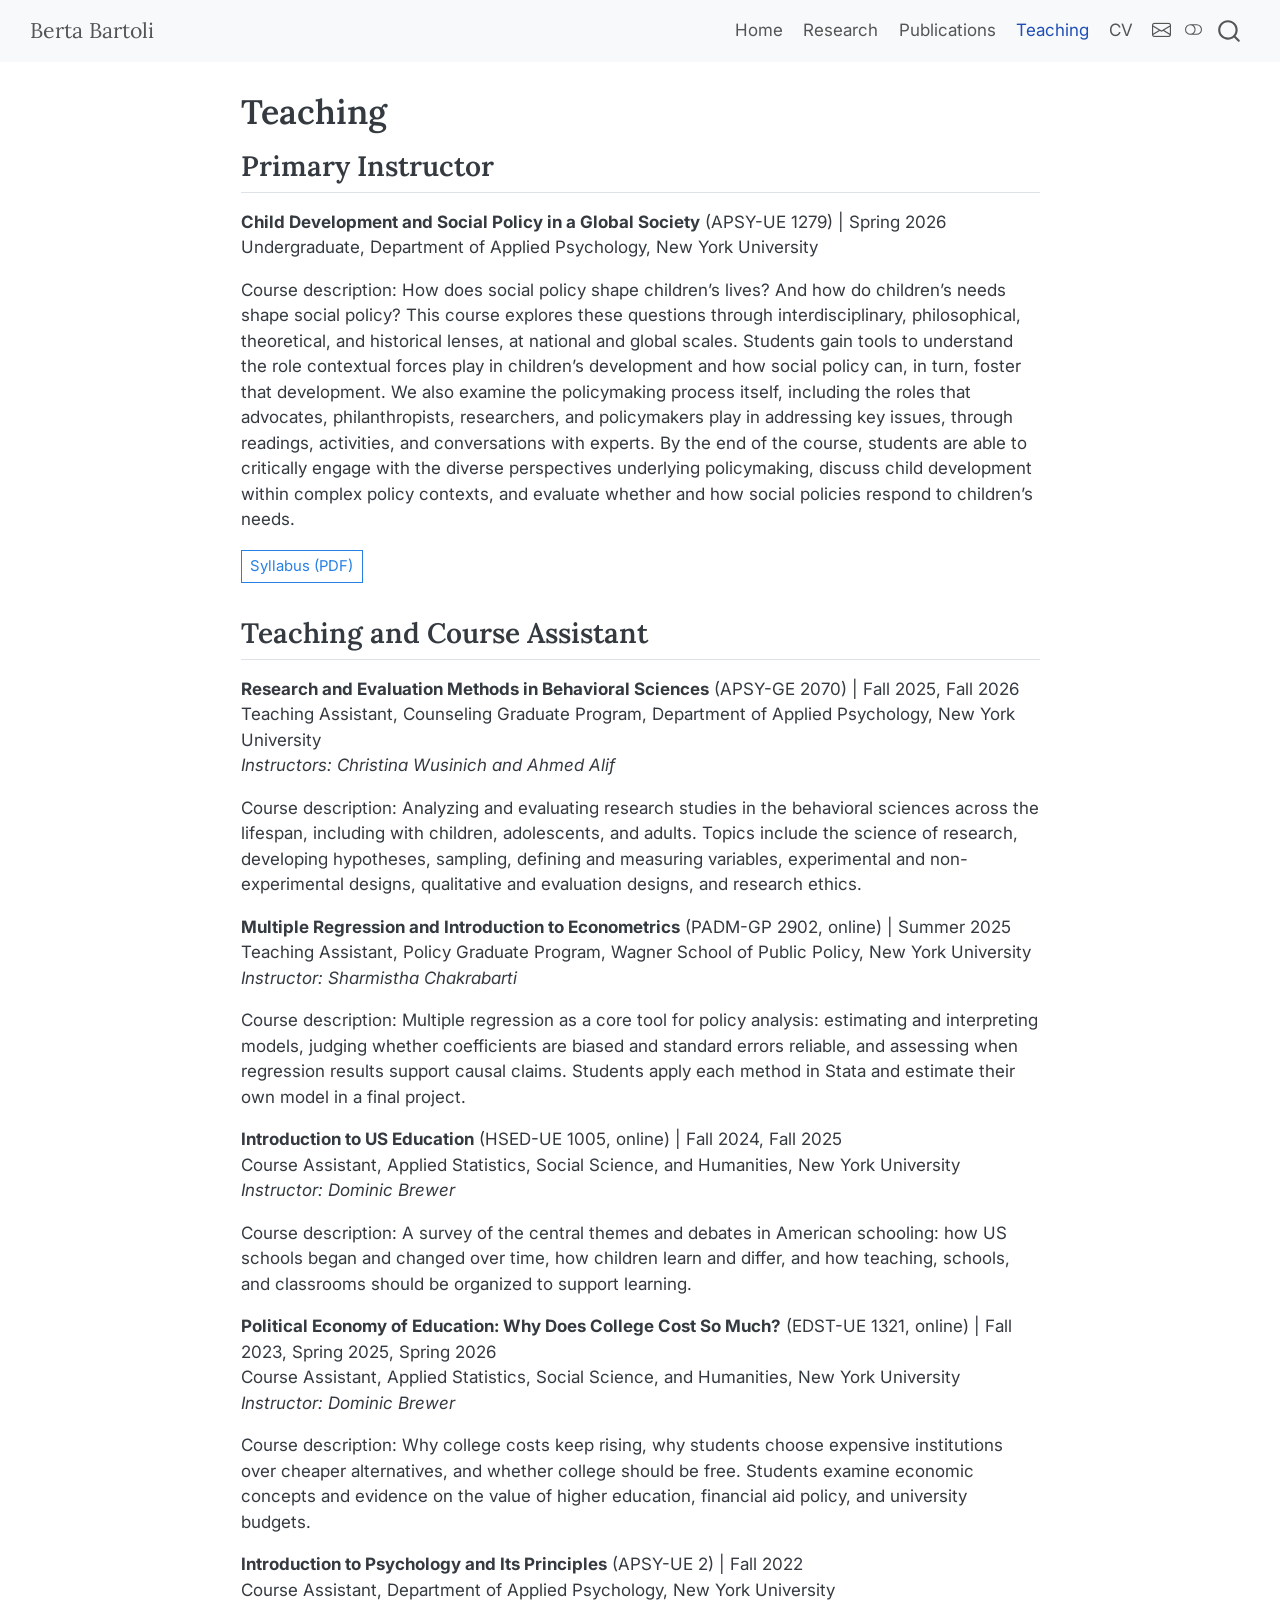
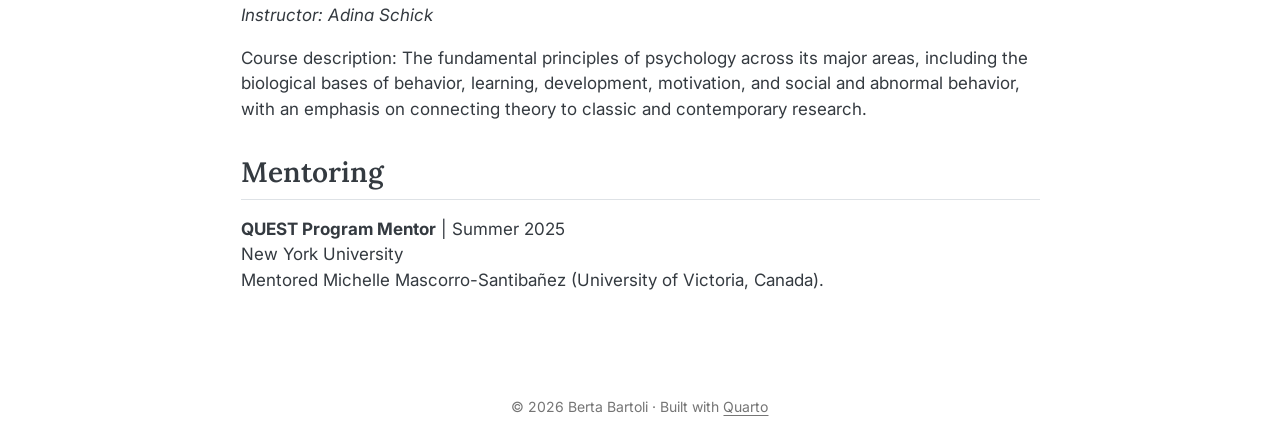
<file: teaching.html>
<!DOCTYPE html>
<html xmlns="http://www.w3.org/1999/xhtml" lang="en" xml:lang="en"><head>

<meta charset="utf-8">
<meta name="generator" content="quarto-1.10.18">

<meta name="viewport" content="width=device-width, initial-scale=1.0, user-scalable=yes">


<title>Teaching – Berta Bartoli</title>
<style>
/* Default styles provided by pandoc.
** See https://pandoc.org/MANUAL.html#variables-for-html for config info.
*/
span.smallcaps{font-variant: small-caps;}
div.columns{display: flex; gap: 1.5em;}
div.column{flex: auto;}
@media screen {
div.columns{gap: min(4vw, 1.5em);}
div.column{overflow-x: auto;}
}
div.hanging-indent{margin-left: 1.5em; text-indent: -1.5em;}
ul.task-list{list-style: none;}
ul.task-list li input[type="checkbox"] {
  width: 0.8em;
  margin: 0 0.8em 0.2em -1em; /* quarto-specific, see https://github.com/quarto-dev/quarto-cli/issues/4556 */ 
  vertical-align: middle;
}
</style>


<script src="site_libs/quarto-nav/quarto-nav.js"></script>
<script src="site_libs/quarto-nav/headroom.min.js"></script>
<script src="site_libs/clipboard/clipboard.min.js"></script>
<script src="site_libs/quarto-search/autocomplete.umd.js"></script>
<script src="site_libs/quarto-search/fuse.min.js"></script>
<script src="site_libs/quarto-search/quarto-search.js"></script>
<meta name="quarto:offset" content="./">
<script src="site_libs/quarto-html/quarto.js" type="module"></script>
<script src="site_libs/quarto-html/tabsets/tabsets.js" type="module"></script>
<script src="site_libs/quarto-html/popper.min.js"></script>
<script src="site_libs/quarto-html/tippy.umd.min.js"></script>
<script src="site_libs/quarto-html/anchor.min.js"></script>
<link href="site_libs/quarto-html/tippy.css" rel="stylesheet">
<link href="site_libs/quarto-html/quarto-syntax-highlighting-64a204ab8560d761af7679ceaba22944.css" rel="stylesheet" class="quarto-color-scheme" id="quarto-text-highlighting-styles">
<link href="site_libs/quarto-html/quarto-syntax-highlighting-dark-b85bc7c33db8c58e0ec93c3465666fed.css" rel="stylesheet" class="quarto-color-scheme quarto-color-alternate" id="quarto-text-highlighting-styles">
<link href="site_libs/quarto-html/quarto-syntax-highlighting-64a204ab8560d761af7679ceaba22944.css" rel="stylesheet" class="quarto-color-scheme-extra" id="quarto-text-highlighting-styles">
<script src="site_libs/bootstrap/bootstrap.min.js"></script>
<link href="site_libs/bootstrap/bootstrap-icons.css" rel="stylesheet">
<link href="site_libs/bootstrap/bootstrap-3e2996b0e705c8e2cfc0c2d789230fe7.min.css" rel="stylesheet" append-hash="true" class="quarto-color-scheme" id="quarto-bootstrap" data-mode="light">
<link href="site_libs/bootstrap/bootstrap-dark-5f73b5ba2a73597c977d6b0697652a24.min.css" rel="stylesheet" append-hash="true" class="quarto-color-scheme quarto-color-alternate" id="quarto-bootstrap" data-mode="dark">
<link href="site_libs/bootstrap/bootstrap-3e2996b0e705c8e2cfc0c2d789230fe7.min.css" rel="stylesheet" append-hash="true" class="quarto-color-scheme-extra" id="quarto-bootstrap" data-mode="light">
<script id="quarto-search-options" type="application/json">{
  "location": "navbar",
  "copy-button": false,
  "collapse-after": 3,
  "panel-placement": "end",
  "type": "overlay",
  "limit": 50,
  "keyboard-shortcut": [
    "f",
    "/",
    "s"
  ],
  "show-item-context": false,
  "language": {
    "search-no-results-text": "No results",
    "search-matching-documents-text": "matching documents",
    "search-copy-link-title": "Copy link to search",
    "search-hide-matches-text": "Hide additional matches",
    "search-more-match-text": "more match in this document",
    "search-more-matches-text": "more matches in this document",
    "search-clear-button-title": "Clear",
    "search-text-placeholder": "",
    "search-detached-cancel-button-title": "Cancel",
    "search-submit-button-title": "Submit",
    "search-label": "Search"
  }
}</script>
<meta name="description" content="Courses Berta Bartoli has taught and assisted at New York University in child development, social policy, research methods, and education.">


<link rel="stylesheet" href="styles.css">
<meta property="og:title" content="Teaching – Berta Bartoli">
<meta property="og:description" content="Berta Bartoli, PhD candidate at New York University studying early childhood education, school choice, and education policy.">
<meta property="og:site_name" content="Berta Bartoli">
<meta name="twitter:title" content="Teaching – Berta Bartoli">
<meta name="twitter:description" content="Berta Bartoli, PhD candidate at New York University studying early childhood education, school choice, and education policy.">
<meta name="twitter:card" content="summary">
<link rel="canonical" href="https://bertabartoli.com/teaching.html">
</head>

<body class="nav-fixed fullcontent quarto-light"><script id="quarto-html-before-body" type="application/javascript">
    const toggleBodyColorMode = (bsSheetEl) => {
      const mode = bsSheetEl.getAttribute("data-mode");
      const bodyEl = window.document.querySelector("body");
      if (mode === "dark") {
        bodyEl.classList.add("quarto-dark");
        bodyEl.classList.remove("quarto-light");
      } else {
        bodyEl.classList.add("quarto-light");
        bodyEl.classList.remove("quarto-dark");
      }
    }
    const toggleBodyColorPrimary = () => {
      const bsSheetEl = window.document.querySelector("link#quarto-bootstrap:not([rel=disabled-stylesheet])");
      if (bsSheetEl) {
        toggleBodyColorMode(bsSheetEl);
      }
    }
    const setColorSchemeToggle = (alternate) => {
      const toggles = window.document.querySelectorAll('.quarto-color-scheme-toggle');
      for (let i=0; i < toggles.length; i++) {
        const toggle = toggles[i];
        if (toggle) {
          if (alternate) {
            toggle.classList.add("alternate");
          } else {
            toggle.classList.remove("alternate");
          }
        }
      }
    };
    const toggleColorMode = (alternate) => {
      // Switch the stylesheets
      const primaryStylesheets = window.document.querySelectorAll('link.quarto-color-scheme:not(.quarto-color-alternate)');
      const alternateStylesheets = window.document.querySelectorAll('link.quarto-color-scheme.quarto-color-alternate');
      manageTransitions('#quarto-margin-sidebar .nav-link', false);
      if (alternate) {
        // note: dark is layered on light, we don't disable primary!
        enableStylesheet(alternateStylesheets);
        for (const sheetNode of alternateStylesheets) {
          if (sheetNode.id === "quarto-bootstrap") {
            toggleBodyColorMode(sheetNode);
          }
        }
      } else {
        disableStylesheet(alternateStylesheets);
        enableStylesheet(primaryStylesheets)
        toggleBodyColorPrimary();
      }
      manageTransitions('#quarto-margin-sidebar .nav-link', true);
      // Switch the toggles
      setColorSchemeToggle(alternate)
      // Hack to workaround the fact that safari doesn't
      // properly recolor the scrollbar when toggling (#1455)
      if (navigator.userAgent.indexOf('Safari') > 0 && navigator.userAgent.indexOf('Chrome') == -1) {
        manageTransitions("body", false);
        window.scrollTo(0, 1);
        setTimeout(() => {
          window.scrollTo(0, 0);
          manageTransitions("body", true);
        }, 40);
      }
    }
    const disableStylesheet = (stylesheets) => {
      for (let i=0; i < stylesheets.length; i++) {
        const stylesheet = stylesheets[i];
        stylesheet.rel = 'disabled-stylesheet';
      }
    }
    const enableStylesheet = (stylesheets) => {
      for (let i=0; i < stylesheets.length; i++) {
        const stylesheet = stylesheets[i];
        if(stylesheet.rel !== 'stylesheet') { // for Chrome, which will still FOUC without this check
          stylesheet.rel = 'stylesheet';
        }
      }
    }
    const manageTransitions = (selector, allowTransitions) => {
      const els = window.document.querySelectorAll(selector);
      for (let i=0; i < els.length; i++) {
        const el = els[i];
        if (allowTransitions) {
          el.classList.remove('notransition');
        } else {
          el.classList.add('notransition');
        }
      }
    }
    const isFileUrl = () => {
      return window.location.protocol === 'file:';
    }
    const hasAlternateSentinel = () => {
      let styleSentinel = getColorSchemeSentinel();
      if (styleSentinel !== null) {
        return styleSentinel === "alternate";
      } else {
        return false;
      }
    }
    const setStyleSentinel = (alternate) => {
      const value = alternate ? "alternate" : "default";
      if (!isFileUrl()) {
        window.localStorage.setItem("quarto-color-scheme", value);
      } else {
        localAlternateSentinel = value;
      }
    }
    const getColorSchemeSentinel = () => {
      if (!isFileUrl()) {
        const storageValue = window.localStorage.getItem("quarto-color-scheme");
        return storageValue != null ? storageValue : localAlternateSentinel;
      } else {
        return localAlternateSentinel;
      }
    }
    const toggleGiscusIfUsed = (isAlternate, darkModeDefault) => {
      const baseTheme = document.querySelector('#giscus-base-theme')?.value ?? 'light';
      const alternateTheme = document.querySelector('#giscus-alt-theme')?.value ?? 'dark';
      let newTheme = '';
      if(authorPrefersDark) {
        newTheme = isAlternate ? baseTheme : alternateTheme;
      } else {
        newTheme = isAlternate ? alternateTheme : baseTheme;
      }
      const changeGiscusTheme = () => {
        // From: https://github.com/giscus/giscus/issues/336
        const sendMessage = (message) => {
          const iframe = document.querySelector('iframe.giscus-frame');
          if (!iframe) return;
          iframe.contentWindow.postMessage({ giscus: message }, 'https://giscus.app');
        }
        sendMessage({
          setConfig: {
            theme: newTheme
          }
        });
      }
      const isGiscussLoaded = window.document.querySelector('iframe.giscus-frame') !== null;
      if (isGiscussLoaded) {
        changeGiscusTheme();
      }
    };
    const authorPrefersDark = false;
    const darkModeDefault = authorPrefersDark;
      document.querySelector('link#quarto-text-highlighting-styles.quarto-color-scheme-extra').rel = 'disabled-stylesheet';
      document.querySelector('link#quarto-bootstrap.quarto-color-scheme-extra').rel = 'disabled-stylesheet';
    let localAlternateSentinel = darkModeDefault ? 'alternate' : 'default';
    // Dark / light mode switch
    window.quartoToggleColorScheme = () => {
      // Read the current dark / light value
      let toAlternate = !hasAlternateSentinel();
      toggleColorMode(toAlternate);
      setStyleSentinel(toAlternate);
      toggleGiscusIfUsed(toAlternate, darkModeDefault);
      window.dispatchEvent(new Event('resize'));
    };
    // Switch to dark mode if need be
    if (hasAlternateSentinel()) {
      toggleColorMode(true);
    } else {
      toggleColorMode(false);
    }
  </script>

<div id="quarto-search-results"></div>
  <header id="quarto-header" class="headroom fixed-top">
    <nav class="navbar navbar-expand-lg " data-bs-theme="dark">
      <div class="navbar-container container-fluid">
      <div class="navbar-brand-container mx-auto">
    <a class="navbar-brand" href="./index.html">
    <span class="navbar-title">Berta Bartoli</span>
    </a>
  </div>
            <div id="quarto-search" class="" title="Search"></div>
          <button class="navbar-toggler" type="button" data-bs-toggle="collapse" data-bs-target="#navbarCollapse" aria-controls="navbarCollapse" role="menu" aria-expanded="false" aria-label="Toggle navigation" onclick="if (window.quartoToggleHeadroom) { window.quartoToggleHeadroom(); }">
  <span class="navbar-toggler-icon"></span>
</button>
          <div class="collapse navbar-collapse" id="navbarCollapse">
            <ul class="navbar-nav navbar-nav-scroll ms-auto">
  <li class="nav-item">
    <a class="nav-link" href="./index.html"> 
<span class="menu-text">Home</span></a>
  </li>  
  <li class="nav-item">
    <a class="nav-link" href="./research.html"> 
<span class="menu-text">Research</span></a>
  </li>  
  <li class="nav-item">
    <a class="nav-link" href="./publications.html"> 
<span class="menu-text">Publications</span></a>
  </li>  
  <li class="nav-item">
    <a class="nav-link active" href="./teaching.html" aria-current="page"> 
<span class="menu-text">Teaching</span></a>
  </li>  
  <li class="nav-item">
    <a class="nav-link" href="./cv.html"> 
<span class="menu-text">CV</span></a>
  </li>  
  <li class="nav-item compact">
    <a class="nav-link" href="mailto:berta.bartoli@nyu.edu"> <i class="bi bi-envelope" role="img">
</i> 
<span class="menu-text"></span></a>
  </li>  
</ul>
          </div> <!-- /navcollapse -->
            <div class="quarto-navbar-tools">
  <a href="" class="quarto-color-scheme-toggle quarto-navigation-tool  px-1" onclick="window.quartoToggleColorScheme(); return false;" title="Toggle dark mode"><i class="bi"></i></a>
</div>
      </div> <!-- /container-fluid -->
    </nav>
</header>
<!-- content -->
<div id="quarto-content" class="quarto-container page-columns page-rows-contents page-layout-article page-navbar">
<!-- sidebar -->
<!-- margin-sidebar -->
    
<!-- main -->
<main class="content" id="quarto-document-content">


<header id="title-block-header" class="quarto-title-block default">
<div class="quarto-title">
<h1 class="title">Teaching</h1>
</div>



<div class="quarto-title-meta">

    
  
    
  </div>
  


</header>


<section id="primary-instructor" class="level2">
<h2 class="anchored" data-anchor-id="primary-instructor">Primary Instructor</h2>
<p><strong>Child Development and Social Policy in a Global Society</strong> (APSY-UE 1279) | Spring 2026<br>
Undergraduate, Department of Applied Psychology, New York University</p>
<p>Course description: How does social policy shape children’s lives? And how do children’s needs shape social policy? This course explores these questions through interdisciplinary, philosophical, theoretical, and historical lenses, at national and global scales. Students gain tools to understand the role contextual forces play in children’s development and how social policy can, in turn, foster that development. We also examine the policymaking process itself, including the roles that advocates, philanthropists, researchers, and policymakers play in addressing key issues, through readings, activities, and conversations with experts. By the end of the course, students are able to critically engage with the diverse perspectives underlying policymaking, discuss child development within complex policy contexts, and evaluate whether and how social policies respond to children’s needs.</p>
<p><a href="files/syllabus-apsy-ue-1279.pdf" class="btn btn-outline-primary btn-sm">Syllabus (PDF)</a></p>
</section>
<section id="teaching-and-course-assistant" class="level2">
<h2 class="anchored" data-anchor-id="teaching-and-course-assistant">Teaching and Course Assistant</h2>
<p><strong>Research and Evaluation Methods in Behavioral Sciences</strong> (APSY-GE 2070) | Fall 2025, Fall 2026<br>
Teaching Assistant, Counseling Graduate Program, Department of Applied Psychology, New York University<br>
<em>Instructors: Christina Wusinich and Ahmed Alif</em></p>
<p>Course description: Analyzing and evaluating research studies in the behavioral sciences across the lifespan, including with children, adolescents, and adults. Topics include the science of research, developing hypotheses, sampling, defining and measuring variables, experimental and non-experimental designs, qualitative and evaluation designs, and research ethics.</p>
<p><strong>Multiple Regression and Introduction to Econometrics</strong> (PADM-GP 2902, online) | Summer 2025<br>
Teaching Assistant, Policy Graduate Program, Wagner School of Public Policy, New York University<br>
<em>Instructor: Sharmistha Chakrabarti</em></p>
<p>Course description: Multiple regression as a core tool for policy analysis: estimating and interpreting models, judging whether coefficients are biased and standard errors reliable, and assessing when regression results support causal claims. Students apply each method in Stata and estimate their own model in a final project.</p>
<p><strong>Introduction to US Education</strong> (HSED-UE 1005, online) | Fall 2024, Fall 2025<br>
Course Assistant, Applied Statistics, Social Science, and Humanities, New York University<br>
<em>Instructor: Dominic Brewer</em></p>
<p>Course description: A survey of the central themes and debates in American schooling: how US schools began and changed over time, how children learn and differ, and how teaching, schools, and classrooms should be organized to support learning.</p>
<p><strong>Political Economy of Education: Why Does College Cost So Much?</strong> (EDST-UE 1321, online) | Fall 2023, Spring 2025, Spring 2026<br>
Course Assistant, Applied Statistics, Social Science, and Humanities, New York University<br>
<em>Instructor: Dominic Brewer</em></p>
<p>Course description: Why college costs keep rising, why students choose expensive institutions over cheaper alternatives, and whether college should be free. Students examine economic concepts and evidence on the value of higher education, financial aid policy, and university budgets.</p>
<p><strong>Introduction to Psychology and Its Principles</strong> (APSY-UE 2) | Fall 2022<br>
Course Assistant, Department of Applied Psychology, New York University<br>
<em>Instructor: Adina Schick</em></p>
<p>Course description: The fundamental principles of psychology across its major areas, including the biological bases of behavior, learning, development, motivation, and social and abnormal behavior, with an emphasis on connecting theory to classic and contemporary research.</p>
</section>
<section id="mentoring" class="level2">
<h2 class="anchored" data-anchor-id="mentoring">Mentoring</h2>
<p><strong>QUEST Program Mentor</strong> | Summer 2025<br>
New York University<br>
Mentored Michelle Mascorro-Santibañez (University of Victoria, Canada).</p>


</section>

</main> <!-- /main -->
<script id="quarto-html-after-body" type="application/javascript">
  window.document.addEventListener("DOMContentLoaded", function (event) {
    // Ensure there is a toggle, if there isn't float one in the top right
    if (window.document.querySelector('.quarto-color-scheme-toggle') === null) {
      const a = window.document.createElement('a');
      a.classList.add('top-right');
      a.classList.add('quarto-color-scheme-toggle');
      a.href = "";
      a.onclick = function() { try { window.quartoToggleColorScheme(); } catch {} return false; };
      const i = window.document.createElement("i");
      i.classList.add('bi');
      a.appendChild(i);
      window.document.body.appendChild(a);
    }
    setColorSchemeToggle(hasAlternateSentinel())
    const icon = "";
    const anchorJS = new window.AnchorJS();
    anchorJS.options = {
      placement: 'right',
      icon: icon
    };
    anchorJS.add('.anchored');
    const isCodeAnnotation = (el) => {
      for (const clz of el.classList) {
        if (clz.startsWith('code-annotation-')) {                     
          return true;
        }
      }
      return false;
    }
    const onCopySuccess = function(e) {
      // button target
      const button = e.trigger;
      // don't keep focus
      button.blur();
      // flash "checked"
      button.classList.add('code-copy-button-checked');
      var currentTitle = button.getAttribute("title");
      button.setAttribute("title", "Copied!");
      let tooltip;
      if (window.bootstrap) {
        button.setAttribute("data-bs-toggle", "tooltip");
        button.setAttribute("data-bs-placement", "left");
        button.setAttribute("data-bs-title", "Copied!");
        tooltip = new bootstrap.Tooltip(button, 
          { trigger: "manual", 
            customClass: "code-copy-button-tooltip",
            offset: [0, -8]});
        tooltip.show();    
      }
      setTimeout(function() {
        if (tooltip) {
          tooltip.hide();
          button.removeAttribute("data-bs-title");
          button.removeAttribute("data-bs-toggle");
          button.removeAttribute("data-bs-placement");
        }
        button.setAttribute("title", currentTitle);
        button.classList.remove('code-copy-button-checked');
      }, 1000);
      // clear code selection
      e.clearSelection();
    }
    const getTextToCopy = function(trigger) {
      const outerScaffold = trigger.parentElement.cloneNode(true);
      const codeEl = outerScaffold.querySelector('code');
      for (const childEl of codeEl.children) {
        if (isCodeAnnotation(childEl)) {
          childEl.remove();
        }
      }
      return codeEl.innerText;
    }
    const clipboard = new window.ClipboardJS('.code-copy-button:not([data-in-quarto-modal])', {
      text: getTextToCopy
    });
    clipboard.on('success', onCopySuccess);
    if (window.document.getElementById('quarto-embedded-source-code-modal')) {
      const clipboardModal = new window.ClipboardJS('.code-copy-button[data-in-quarto-modal]', {
        text: getTextToCopy,
        container: window.document.getElementById('quarto-embedded-source-code-modal')
      });
      clipboardModal.on('success', onCopySuccess);
    }
      var localhostRegex = new RegExp(/^(?:http|https):\/\/localhost\:?[0-9]*\//);
      var mailtoRegex = new RegExp(/^mailto:/);
        var filterRegex = new RegExp("https:\/\/bertabartoli\.com");
      var isInternal = (href) => {
          return filterRegex.test(href) || localhostRegex.test(href) || mailtoRegex.test(href);
      }
      // Inspect non-navigation links and adorn them if external
     var links = window.document.querySelectorAll('a[href]:not(.nav-link):not(.navbar-brand):not(.toc-action):not(.sidebar-link):not(.sidebar-item-toggle):not(.pagination-link):not(.no-external):not([aria-hidden]):not(.dropdown-item):not(.quarto-navigation-tool):not(.about-link)');
      for (var i=0; i<links.length; i++) {
        const link = links[i];
        if (!isInternal(link.href)) {
          // undo the damage that might have been done by quarto-nav.js in the case of
          // links that we want to consider external
          if (link.dataset.originalHref !== undefined) {
            link.href = link.dataset.originalHref;
          }
        }
      }
    function tippyHover(el, contentFn, onTriggerFn, onUntriggerFn) {
      const config = {
        allowHTML: true,
        maxWidth: 500,
        delay: 100,
        arrow: false,
        appendTo: function(el) {
            return el.parentElement;
        },
        interactive: true,
        interactiveBorder: 10,
        theme: 'quarto',
        placement: 'bottom-start',
      };
      if (contentFn) {
        config.content = contentFn;
      }
      if (onTriggerFn) {
        config.onTrigger = onTriggerFn;
      }
      if (onUntriggerFn) {
        config.onUntrigger = onUntriggerFn;
      }
      window.tippy(el, config); 
    }
    const noterefs = window.document.querySelectorAll('a[role="doc-noteref"]');
    for (var i=0; i<noterefs.length; i++) {
      const ref = noterefs[i];
      tippyHover(ref, function() {
        // use id or data attribute instead here
        let href = ref.getAttribute('data-footnote-href') || ref.getAttribute('href');
        try { href = new URL(href).hash; } catch {}
        const id = href.replace(/^#\/?/, "");
        const note = window.document.getElementById(id);
        if (note) {
          return note.innerHTML;
        } else {
          return "";
        }
      });
    }
    const xrefs = window.document.querySelectorAll('a.quarto-xref');
    const processXRef = (id, note) => {
      // Strip column container classes
      const stripColumnClz = (el) => {
        el.classList.remove("page-full", "page-columns");
        if (el.children) {
          for (const child of el.children) {
            stripColumnClz(child);
          }
        }
      }
      stripColumnClz(note)
      if (id === null || id.startsWith('sec-')) {
        // Special case sections, only their first couple elements
        const container = document.createElement("div");
        if (note.children && note.children.length > 2) {
          container.appendChild(note.children[0].cloneNode(true));
          for (let i = 1; i < note.children.length; i++) {
            const child = note.children[i];
            if (child.tagName === "P" && child.innerText === "") {
              continue;
            } else {
              container.appendChild(child.cloneNode(true));
              break;
            }
          }
          if (window.Quarto?.typesetMath) {
            window.Quarto.typesetMath(container);
          }
          return container.innerHTML
        } else {
          if (window.Quarto?.typesetMath) {
            window.Quarto.typesetMath(note);
          }
          return note.innerHTML;
        }
      } else {
        // Remove any anchor links if they are present
        const anchorLink = note.querySelector('a.anchorjs-link');
        if (anchorLink) {
          anchorLink.remove();
        }
        if (window.Quarto?.typesetMath) {
          window.Quarto.typesetMath(note);
        }
        if (note.classList.contains("callout")) {
          return note.outerHTML;
        } else {
          return note.innerHTML;
        }
      }
    }
    for (var i=0; i<xrefs.length; i++) {
      const xref = xrefs[i];
      tippyHover(xref, undefined, function(instance) {
        instance.disable();
        let url = xref.getAttribute('href');
        let hash = undefined; 
        if (url.startsWith('#')) {
          hash = url;
        } else {
          try { hash = new URL(url).hash; } catch {}
        }
        if (hash) {
          const id = hash.replace(/^#\/?/, "");
          const note = window.document.getElementById(id);
          if (note !== null) {
            try {
              const html = processXRef(id, note.cloneNode(true));
              instance.setContent(html);
            } finally {
              instance.enable();
              instance.show();
            }
          } else {
            // See if we can fetch this
            fetch(url.split('#')[0])
            .then(res => res.text())
            .then(html => {
              const parser = new DOMParser();
              const htmlDoc = parser.parseFromString(html, "text/html");
              const note = htmlDoc.getElementById(id);
              if (note !== null) {
                const html = processXRef(id, note);
                instance.setContent(html);
              } 
            }).finally(() => {
              instance.enable();
              instance.show();
            });
          }
        } else {
          // See if we can fetch a full url (with no hash to target)
          // This is a special case and we should probably do some content thinning / targeting
          fetch(url)
          .then(res => res.text())
          .then(html => {
            const parser = new DOMParser();
            const htmlDoc = parser.parseFromString(html, "text/html");
            const note = htmlDoc.querySelector('main.content');
            if (note !== null) {
              // This should only happen for chapter cross references
              // (since there is no id in the URL)
              // remove the first header
              if (note.children.length > 0 && note.children[0].tagName === "HEADER") {
                note.children[0].remove();
              }
              const html = processXRef(null, note);
              instance.setContent(html);
            } 
          }).finally(() => {
            instance.enable();
            instance.show();
          });
        }
      }, function(instance) {
      });
    }
        let selectedAnnoteEl;
        const selectorForAnnotation = ( cell, annotation) => {
          let cellAttr = 'data-code-cell="' + cell + '"';
          let lineAttr = 'data-code-annotation="' +  annotation + '"';
          const selector = 'span[' + cellAttr + '][' + lineAttr + ']';
          return selector;
        }
        const selectCodeLines = (annoteEl) => {
          const doc = window.document;
          const targetCell = annoteEl.getAttribute("data-target-cell");
          const targetAnnotation = annoteEl.getAttribute("data-target-annotation");
          const annoteSpan = window.document.querySelector(selectorForAnnotation(targetCell, targetAnnotation));
          const lines = annoteSpan.getAttribute("data-code-lines").split(",");
          const lineIds = lines.map((line) => {
            return targetCell + "-" + line;
          })
          let top = null;
          let height = null;
          let parent = null;
          if (lineIds.length > 0) {
              //compute the position of the single el (top and bottom and make a div)
              const el = window.document.getElementById(lineIds[0]);
              top = el.offsetTop;
              height = el.offsetHeight;
              parent = el.parentElement.parentElement;
            if (lineIds.length > 1) {
              const lastEl = window.document.getElementById(lineIds[lineIds.length - 1]);
              const bottom = lastEl.offsetTop + lastEl.offsetHeight;
              height = bottom - top;
            }
            if (top !== null && height !== null && parent !== null) {
              // cook up a div (if necessary) and position it 
              let div = window.document.getElementById("code-annotation-line-highlight");
              if (div === null) {
                div = window.document.createElement("div");
                div.setAttribute("id", "code-annotation-line-highlight");
                div.style.position = 'absolute';
                parent.appendChild(div);
              }
              div.style.top = top - 2 + "px";
              div.style.height = height + 4 + "px";
              div.style.left = 0;
              let gutterDiv = window.document.getElementById("code-annotation-line-highlight-gutter");
              if (gutterDiv === null) {
                gutterDiv = window.document.createElement("div");
                gutterDiv.setAttribute("id", "code-annotation-line-highlight-gutter");
                gutterDiv.style.position = 'absolute';
                const codeCell = window.document.getElementById(targetCell);
                const gutter = codeCell.querySelector('.code-annotation-gutter');
                gutter.appendChild(gutterDiv);
              }
              gutterDiv.style.top = top - 2 + "px";
              gutterDiv.style.height = height + 4 + "px";
            }
            selectedAnnoteEl = annoteEl;
          }
        };
        const unselectCodeLines = () => {
          const elementsIds = ["code-annotation-line-highlight", "code-annotation-line-highlight-gutter"];
          elementsIds.forEach((elId) => {
            const div = window.document.getElementById(elId);
            if (div) {
              div.remove();
            }
          });
          selectedAnnoteEl = undefined;
        };
          // Handle positioning of the toggle
      window.addEventListener(
        "resize",
        throttle(() => {
          elRect = undefined;
          if (selectedAnnoteEl) {
            selectCodeLines(selectedAnnoteEl);
          }
        }, 10)
      );
      function throttle(fn, ms) {
      let throttle = false;
      let timer;
        return (...args) => {
          if(!throttle) { // first call gets through
              fn.apply(this, args);
              throttle = true;
          } else { // all the others get throttled
              if(timer) clearTimeout(timer); // cancel #2
              timer = setTimeout(() => {
                fn.apply(this, args);
                timer = throttle = false;
              }, ms);
          }
        };
      }
        // Attach click handler to the DT
        const annoteDls = window.document.querySelectorAll('dt[data-target-cell]');
        for (const annoteDlNode of annoteDls) {
          annoteDlNode.addEventListener('click', (event) => {
            const clickedEl = event.target;
            if (clickedEl !== selectedAnnoteEl) {
              unselectCodeLines();
              const activeEl = window.document.querySelector('dt[data-target-cell].code-annotation-active');
              if (activeEl) {
                activeEl.classList.remove('code-annotation-active');
              }
              selectCodeLines(clickedEl);
              clickedEl.classList.add('code-annotation-active');
            } else {
              // Unselect the line
              unselectCodeLines();
              clickedEl.classList.remove('code-annotation-active');
            }
          });
        }
    const findCites = (el) => {
      const parentEl = el.parentElement;
      if (parentEl) {
        const cites = parentEl.dataset.cites;
        if (cites) {
          return {
            el,
            cites: cites.split(' ')
          };
        } else {
          return findCites(el.parentElement)
        }
      } else {
        return undefined;
      }
    };
    var bibliorefs = window.document.querySelectorAll('a[role="doc-biblioref"]');
    for (var i=0; i<bibliorefs.length; i++) {
      const ref = bibliorefs[i];
      const citeInfo = findCites(ref);
      if (citeInfo) {
        tippyHover(citeInfo.el, function() {
          var popup = window.document.createElement('div');
          citeInfo.cites.forEach(function(cite) {
            var citeDiv = window.document.createElement('div');
            citeDiv.classList.add('hanging-indent');
            citeDiv.classList.add('csl-entry');
            var biblioDiv = window.document.getElementById('ref-' + cite);
            if (biblioDiv) {
              citeDiv.innerHTML = biblioDiv.innerHTML;
            }
            popup.appendChild(citeDiv);
          });
          return popup.innerHTML;
        });
      }
    }
  });
  </script>
</div> <!-- /content -->
<footer class="footer">
  <div class="nav-footer">
    <div class="nav-footer-left">
      &nbsp;
    </div>   
    <div class="nav-footer-center">
<p>© 2026 Berta Bartoli · Built with <a href="https://quarto.org">Quarto</a></p>
</div>
    <div class="nav-footer-right">
      &nbsp;
    </div>
  </div>
</footer>




</body></html>
</file>
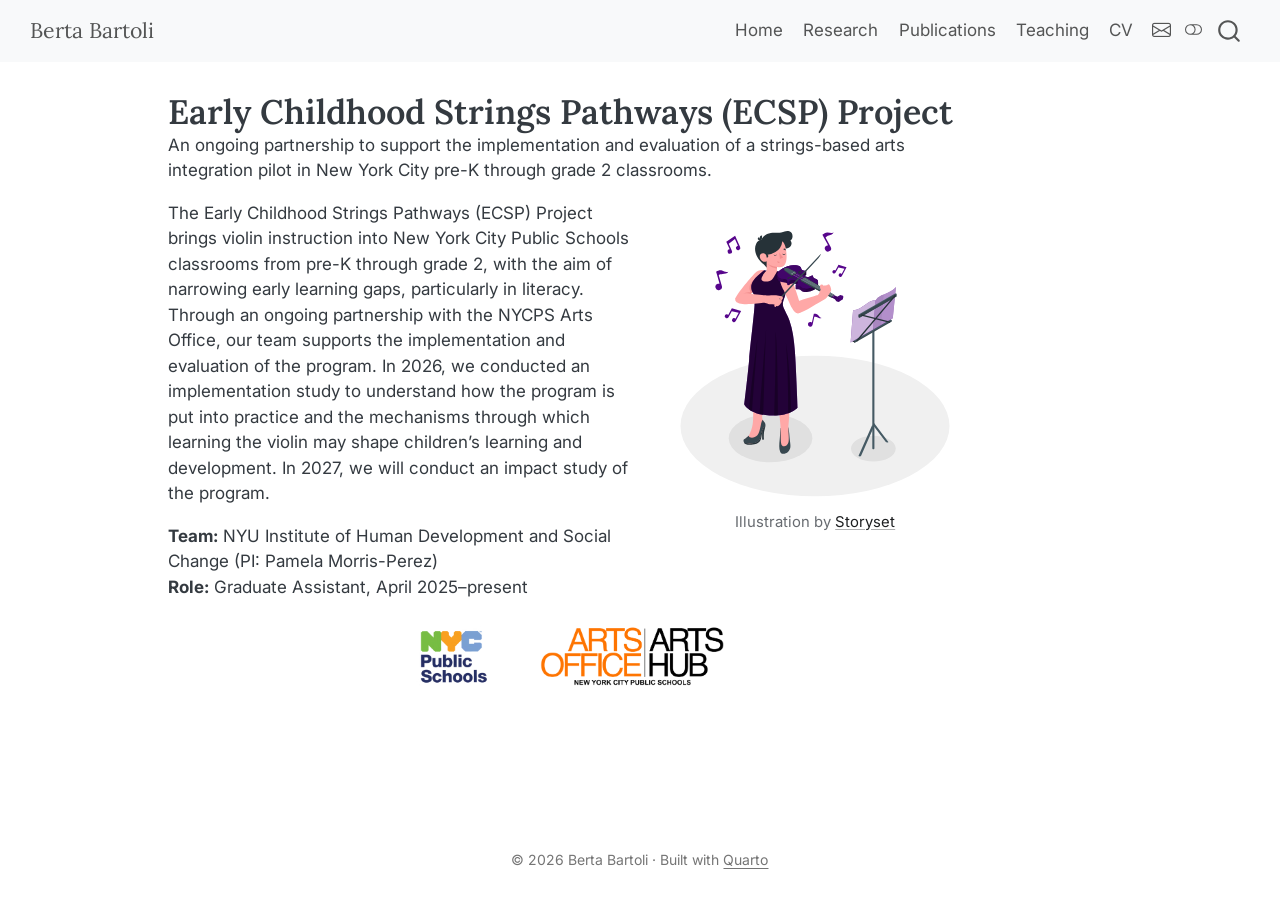
<file: projects/ecsp.html>
<!DOCTYPE html>
<html xmlns="http://www.w3.org/1999/xhtml" lang="en" xml:lang="en"><head>

<meta charset="utf-8">
<meta name="generator" content="quarto-1.10.18">

<meta name="viewport" content="width=device-width, initial-scale=1.0, user-scalable=yes">

<meta name="description" content="An ongoing partnership to support the implementation and evaluation of a strings-based arts integration pilot in New York City pre-K through grade 2 classrooms.">

<title>Early Childhood Strings Pathways (ECSP) Project – Berta Bartoli</title>
<style>
/* Default styles provided by pandoc.
** See https://pandoc.org/MANUAL.html#variables-for-html for config info.
*/
span.smallcaps{font-variant: small-caps;}
div.columns{display: flex; gap: 1.5em;}
div.column{flex: auto;}
@media screen {
div.columns{gap: min(4vw, 1.5em);}
div.column{overflow-x: auto;}
}
div.hanging-indent{margin-left: 1.5em; text-indent: -1.5em;}
ul.task-list{list-style: none;}
ul.task-list li input[type="checkbox"] {
  width: 0.8em;
  margin: 0 0.8em 0.2em -1em; /* quarto-specific, see https://github.com/quarto-dev/quarto-cli/issues/4556 */ 
  vertical-align: middle;
}
</style>


<script src="../site_libs/quarto-nav/quarto-nav.js"></script>
<script src="../site_libs/quarto-nav/headroom.min.js"></script>
<script src="../site_libs/clipboard/clipboard.min.js"></script>
<script src="../site_libs/quarto-search/autocomplete.umd.js"></script>
<script src="../site_libs/quarto-search/fuse.min.js"></script>
<script src="../site_libs/quarto-search/quarto-search.js"></script>
<meta name="quarto:offset" content="../">
<script src="../site_libs/quarto-html/quarto.js" type="module"></script>
<script src="../site_libs/quarto-html/tabsets/tabsets.js" type="module"></script>
<script src="../site_libs/quarto-html/popper.min.js"></script>
<script src="../site_libs/quarto-html/tippy.umd.min.js"></script>
<script src="../site_libs/quarto-html/anchor.min.js"></script>
<link href="../site_libs/quarto-html/tippy.css" rel="stylesheet">
<link href="../site_libs/quarto-html/quarto-syntax-highlighting-64a204ab8560d761af7679ceaba22944.css" rel="stylesheet" class="quarto-color-scheme" id="quarto-text-highlighting-styles">
<link href="../site_libs/quarto-html/quarto-syntax-highlighting-dark-b85bc7c33db8c58e0ec93c3465666fed.css" rel="stylesheet" class="quarto-color-scheme quarto-color-alternate" id="quarto-text-highlighting-styles">
<link href="../site_libs/quarto-html/quarto-syntax-highlighting-64a204ab8560d761af7679ceaba22944.css" rel="stylesheet" class="quarto-color-scheme-extra" id="quarto-text-highlighting-styles">
<script src="../site_libs/bootstrap/bootstrap.min.js"></script>
<link href="../site_libs/bootstrap/bootstrap-icons.css" rel="stylesheet">
<link href="../site_libs/bootstrap/bootstrap-3e2996b0e705c8e2cfc0c2d789230fe7.min.css" rel="stylesheet" append-hash="true" class="quarto-color-scheme" id="quarto-bootstrap" data-mode="light">
<link href="../site_libs/bootstrap/bootstrap-dark-5f73b5ba2a73597c977d6b0697652a24.min.css" rel="stylesheet" append-hash="true" class="quarto-color-scheme quarto-color-alternate" id="quarto-bootstrap" data-mode="dark">
<link href="../site_libs/bootstrap/bootstrap-3e2996b0e705c8e2cfc0c2d789230fe7.min.css" rel="stylesheet" append-hash="true" class="quarto-color-scheme-extra" id="quarto-bootstrap" data-mode="light">
<script id="quarto-search-options" type="application/json">{
  "location": "navbar",
  "copy-button": false,
  "collapse-after": 3,
  "panel-placement": "end",
  "type": "overlay",
  "limit": 50,
  "keyboard-shortcut": [
    "f",
    "/",
    "s"
  ],
  "show-item-context": false,
  "language": {
    "search-no-results-text": "No results",
    "search-matching-documents-text": "matching documents",
    "search-copy-link-title": "Copy link to search",
    "search-hide-matches-text": "Hide additional matches",
    "search-more-match-text": "more match in this document",
    "search-more-matches-text": "more matches in this document",
    "search-clear-button-title": "Clear",
    "search-text-placeholder": "",
    "search-detached-cancel-button-title": "Cancel",
    "search-submit-button-title": "Submit",
    "search-label": "Search"
  }
}</script>


<link rel="stylesheet" href="../styles.css">
<meta property="og:title" content="Early Childhood Strings Pathways (ECSP) Project – Berta Bartoli">
<meta property="og:description" content="An ongoing partnership to support the implementation and evaluation of a strings-based arts integration pilot in New York City pre-K through grade 2 classrooms.">
<meta property="og:image" content="https://bertabartoli.com/projects/images/violinist.png">
<meta property="og:site_name" content="Berta Bartoli">
<meta property="og:image:height" content="2000">
<meta property="og:image:width" content="2000">
<meta name="twitter:title" content="Early Childhood Strings Pathways (ECSP) Project – Berta Bartoli">
<meta name="twitter:description" content="An ongoing partnership to support the implementation and evaluation of a strings-based arts integration pilot in New York City pre-K through grade 2 classrooms.">
<meta name="twitter:image" content="https://bertabartoli.com/projects/images/violinist.png">
<meta name="twitter:image-height" content="2000">
<meta name="twitter:image-width" content="2000">
<meta name="twitter:card" content="summary_large_image">
<link rel="canonical" href="https://bertabartoli.com/projects/ecsp.html">
</head>

<body class="nav-fixed quarto-light"><script id="quarto-html-before-body" type="application/javascript">
    const toggleBodyColorMode = (bsSheetEl) => {
      const mode = bsSheetEl.getAttribute("data-mode");
      const bodyEl = window.document.querySelector("body");
      if (mode === "dark") {
        bodyEl.classList.add("quarto-dark");
        bodyEl.classList.remove("quarto-light");
      } else {
        bodyEl.classList.add("quarto-light");
        bodyEl.classList.remove("quarto-dark");
      }
    }
    const toggleBodyColorPrimary = () => {
      const bsSheetEl = window.document.querySelector("link#quarto-bootstrap:not([rel=disabled-stylesheet])");
      if (bsSheetEl) {
        toggleBodyColorMode(bsSheetEl);
      }
    }
    const setColorSchemeToggle = (alternate) => {
      const toggles = window.document.querySelectorAll('.quarto-color-scheme-toggle');
      for (let i=0; i < toggles.length; i++) {
        const toggle = toggles[i];
        if (toggle) {
          if (alternate) {
            toggle.classList.add("alternate");
          } else {
            toggle.classList.remove("alternate");
          }
        }
      }
    };
    const toggleColorMode = (alternate) => {
      // Switch the stylesheets
      const primaryStylesheets = window.document.querySelectorAll('link.quarto-color-scheme:not(.quarto-color-alternate)');
      const alternateStylesheets = window.document.querySelectorAll('link.quarto-color-scheme.quarto-color-alternate');
      manageTransitions('#quarto-margin-sidebar .nav-link', false);
      if (alternate) {
        // note: dark is layered on light, we don't disable primary!
        enableStylesheet(alternateStylesheets);
        for (const sheetNode of alternateStylesheets) {
          if (sheetNode.id === "quarto-bootstrap") {
            toggleBodyColorMode(sheetNode);
          }
        }
      } else {
        disableStylesheet(alternateStylesheets);
        enableStylesheet(primaryStylesheets)
        toggleBodyColorPrimary();
      }
      manageTransitions('#quarto-margin-sidebar .nav-link', true);
      // Switch the toggles
      setColorSchemeToggle(alternate)
      // Hack to workaround the fact that safari doesn't
      // properly recolor the scrollbar when toggling (#1455)
      if (navigator.userAgent.indexOf('Safari') > 0 && navigator.userAgent.indexOf('Chrome') == -1) {
        manageTransitions("body", false);
        window.scrollTo(0, 1);
        setTimeout(() => {
          window.scrollTo(0, 0);
          manageTransitions("body", true);
        }, 40);
      }
    }
    const disableStylesheet = (stylesheets) => {
      for (let i=0; i < stylesheets.length; i++) {
        const stylesheet = stylesheets[i];
        stylesheet.rel = 'disabled-stylesheet';
      }
    }
    const enableStylesheet = (stylesheets) => {
      for (let i=0; i < stylesheets.length; i++) {
        const stylesheet = stylesheets[i];
        if(stylesheet.rel !== 'stylesheet') { // for Chrome, which will still FOUC without this check
          stylesheet.rel = 'stylesheet';
        }
      }
    }
    const manageTransitions = (selector, allowTransitions) => {
      const els = window.document.querySelectorAll(selector);
      for (let i=0; i < els.length; i++) {
        const el = els[i];
        if (allowTransitions) {
          el.classList.remove('notransition');
        } else {
          el.classList.add('notransition');
        }
      }
    }
    const isFileUrl = () => {
      return window.location.protocol === 'file:';
    }
    const hasAlternateSentinel = () => {
      let styleSentinel = getColorSchemeSentinel();
      if (styleSentinel !== null) {
        return styleSentinel === "alternate";
      } else {
        return false;
      }
    }
    const setStyleSentinel = (alternate) => {
      const value = alternate ? "alternate" : "default";
      if (!isFileUrl()) {
        window.localStorage.setItem("quarto-color-scheme", value);
      } else {
        localAlternateSentinel = value;
      }
    }
    const getColorSchemeSentinel = () => {
      if (!isFileUrl()) {
        const storageValue = window.localStorage.getItem("quarto-color-scheme");
        return storageValue != null ? storageValue : localAlternateSentinel;
      } else {
        return localAlternateSentinel;
      }
    }
    const toggleGiscusIfUsed = (isAlternate, darkModeDefault) => {
      const baseTheme = document.querySelector('#giscus-base-theme')?.value ?? 'light';
      const alternateTheme = document.querySelector('#giscus-alt-theme')?.value ?? 'dark';
      let newTheme = '';
      if(authorPrefersDark) {
        newTheme = isAlternate ? baseTheme : alternateTheme;
      } else {
        newTheme = isAlternate ? alternateTheme : baseTheme;
      }
      const changeGiscusTheme = () => {
        // From: https://github.com/giscus/giscus/issues/336
        const sendMessage = (message) => {
          const iframe = document.querySelector('iframe.giscus-frame');
          if (!iframe) return;
          iframe.contentWindow.postMessage({ giscus: message }, 'https://giscus.app');
        }
        sendMessage({
          setConfig: {
            theme: newTheme
          }
        });
      }
      const isGiscussLoaded = window.document.querySelector('iframe.giscus-frame') !== null;
      if (isGiscussLoaded) {
        changeGiscusTheme();
      }
    };
    const authorPrefersDark = false;
    const darkModeDefault = authorPrefersDark;
      document.querySelector('link#quarto-text-highlighting-styles.quarto-color-scheme-extra').rel = 'disabled-stylesheet';
      document.querySelector('link#quarto-bootstrap.quarto-color-scheme-extra').rel = 'disabled-stylesheet';
    let localAlternateSentinel = darkModeDefault ? 'alternate' : 'default';
    // Dark / light mode switch
    window.quartoToggleColorScheme = () => {
      // Read the current dark / light value
      let toAlternate = !hasAlternateSentinel();
      toggleColorMode(toAlternate);
      setStyleSentinel(toAlternate);
      toggleGiscusIfUsed(toAlternate, darkModeDefault);
      window.dispatchEvent(new Event('resize'));
    };
    // Switch to dark mode if need be
    if (hasAlternateSentinel()) {
      toggleColorMode(true);
    } else {
      toggleColorMode(false);
    }
  </script>

<div id="quarto-search-results"></div>
  <header id="quarto-header" class="headroom fixed-top">
    <nav class="navbar navbar-expand-lg " data-bs-theme="dark">
      <div class="navbar-container container-fluid">
      <div class="navbar-brand-container mx-auto">
    <a class="navbar-brand" href="../index.html">
    <span class="navbar-title">Berta Bartoli</span>
    </a>
  </div>
            <div id="quarto-search" class="" title="Search"></div>
          <button class="navbar-toggler" type="button" data-bs-toggle="collapse" data-bs-target="#navbarCollapse" aria-controls="navbarCollapse" role="menu" aria-expanded="false" aria-label="Toggle navigation" onclick="if (window.quartoToggleHeadroom) { window.quartoToggleHeadroom(); }">
  <span class="navbar-toggler-icon"></span>
</button>
          <div class="collapse navbar-collapse" id="navbarCollapse">
            <ul class="navbar-nav navbar-nav-scroll ms-auto">
  <li class="nav-item">
    <a class="nav-link" href="../index.html"> 
<span class="menu-text">Home</span></a>
  </li>  
  <li class="nav-item">
    <a class="nav-link" href="../research.html"> 
<span class="menu-text">Research</span></a>
  </li>  
  <li class="nav-item">
    <a class="nav-link" href="../publications.html"> 
<span class="menu-text">Publications</span></a>
  </li>  
  <li class="nav-item">
    <a class="nav-link" href="../teaching.html"> 
<span class="menu-text">Teaching</span></a>
  </li>  
  <li class="nav-item">
    <a class="nav-link" href="../cv.html"> 
<span class="menu-text">CV</span></a>
  </li>  
  <li class="nav-item compact">
    <a class="nav-link" href="mailto:berta.bartoli@nyu.edu"> <i class="bi bi-envelope" role="img">
</i> 
<span class="menu-text"></span></a>
  </li>  
</ul>
          </div> <!-- /navcollapse -->
            <div class="quarto-navbar-tools">
  <a href="" class="quarto-color-scheme-toggle quarto-navigation-tool  px-1" onclick="window.quartoToggleColorScheme(); return false;" title="Toggle dark mode"><i class="bi"></i></a>
</div>
      </div> <!-- /container-fluid -->
    </nav>
</header>
<!-- content -->
<div id="quarto-content" class="quarto-container page-columns page-rows-contents page-layout-article page-navbar">
<!-- sidebar -->
<!-- margin-sidebar -->
    <div id="quarto-margin-sidebar" class="sidebar margin-sidebar zindex-bottom">
        
    </div>
<!-- main -->
<main class="content" id="quarto-document-content">


<header id="title-block-header" class="quarto-title-block default">
<div class="quarto-title">
<h1 class="title">Early Childhood Strings Pathways (ECSP) Project</h1>
</div>

<div>
  <div class="description">
    An ongoing partnership to support the implementation and evaluation of a strings-based arts integration pilot in New York City pre-K through grade 2 classrooms.
  </div>
</div>


<div class="quarto-title-meta">

    
  
    
  </div>
  


</header>


<div class="page-illustration">
<p><img src="images/playing-music.svg" class="img-fluid" alt="Illustration of a woman playing the violin next to a music stand"></p>
<p><span class="small text-muted">Illustration by <a href="https://storyset.com/">Storyset</a></span></p>
</div>
<p>The Early Childhood Strings Pathways (ECSP) Project brings violin instruction into New York City Public Schools classrooms from pre-K through grade 2, with the aim of narrowing early learning gaps, particularly in literacy. Through an ongoing partnership with the NYCPS Arts Office, our team supports the implementation and evaluation of the program. In 2026, we conducted an implementation study to understand how the program is put into practice and the mechanisms through which learning the violin may shape children’s learning and development. In 2027, we will conduct an impact study of the program.</p>
<p><strong>Team:</strong> NYU Institute of Human Development and Social Change (PI: Pamela Morris-Perez)<br>
<strong>Role:</strong> Graduate Assistant, April 2025–present</p>
<div class="partner-logos">
<p><img src="images/logos/nyc-public-schools.png" class="img-fluid" alt="NYC Public Schools logo"> <img src="images/logos/arts-office.png" class="img-fluid" alt="NYC Public Schools Arts Office and Arts Hub logo"></p>
</div>



</main> <!-- /main -->
<script id="quarto-html-after-body" type="application/javascript">
  window.document.addEventListener("DOMContentLoaded", function (event) {
    // Ensure there is a toggle, if there isn't float one in the top right
    if (window.document.querySelector('.quarto-color-scheme-toggle') === null) {
      const a = window.document.createElement('a');
      a.classList.add('top-right');
      a.classList.add('quarto-color-scheme-toggle');
      a.href = "";
      a.onclick = function() { try { window.quartoToggleColorScheme(); } catch {} return false; };
      const i = window.document.createElement("i");
      i.classList.add('bi');
      a.appendChild(i);
      window.document.body.appendChild(a);
    }
    setColorSchemeToggle(hasAlternateSentinel())
    const icon = "";
    const anchorJS = new window.AnchorJS();
    anchorJS.options = {
      placement: 'right',
      icon: icon
    };
    anchorJS.add('.anchored');
    const isCodeAnnotation = (el) => {
      for (const clz of el.classList) {
        if (clz.startsWith('code-annotation-')) {                     
          return true;
        }
      }
      return false;
    }
    const onCopySuccess = function(e) {
      // button target
      const button = e.trigger;
      // don't keep focus
      button.blur();
      // flash "checked"
      button.classList.add('code-copy-button-checked');
      var currentTitle = button.getAttribute("title");
      button.setAttribute("title", "Copied!");
      let tooltip;
      if (window.bootstrap) {
        button.setAttribute("data-bs-toggle", "tooltip");
        button.setAttribute("data-bs-placement", "left");
        button.setAttribute("data-bs-title", "Copied!");
        tooltip = new bootstrap.Tooltip(button, 
          { trigger: "manual", 
            customClass: "code-copy-button-tooltip",
            offset: [0, -8]});
        tooltip.show();    
      }
      setTimeout(function() {
        if (tooltip) {
          tooltip.hide();
          button.removeAttribute("data-bs-title");
          button.removeAttribute("data-bs-toggle");
          button.removeAttribute("data-bs-placement");
        }
        button.setAttribute("title", currentTitle);
        button.classList.remove('code-copy-button-checked');
      }, 1000);
      // clear code selection
      e.clearSelection();
    }
    const getTextToCopy = function(trigger) {
      const outerScaffold = trigger.parentElement.cloneNode(true);
      const codeEl = outerScaffold.querySelector('code');
      for (const childEl of codeEl.children) {
        if (isCodeAnnotation(childEl)) {
          childEl.remove();
        }
      }
      return codeEl.innerText;
    }
    const clipboard = new window.ClipboardJS('.code-copy-button:not([data-in-quarto-modal])', {
      text: getTextToCopy
    });
    clipboard.on('success', onCopySuccess);
    if (window.document.getElementById('quarto-embedded-source-code-modal')) {
      const clipboardModal = new window.ClipboardJS('.code-copy-button[data-in-quarto-modal]', {
        text: getTextToCopy,
        container: window.document.getElementById('quarto-embedded-source-code-modal')
      });
      clipboardModal.on('success', onCopySuccess);
    }
      var localhostRegex = new RegExp(/^(?:http|https):\/\/localhost\:?[0-9]*\//);
      var mailtoRegex = new RegExp(/^mailto:/);
        var filterRegex = new RegExp("https:\/\/bertabartoli\.com");
      var isInternal = (href) => {
          return filterRegex.test(href) || localhostRegex.test(href) || mailtoRegex.test(href);
      }
      // Inspect non-navigation links and adorn them if external
     var links = window.document.querySelectorAll('a[href]:not(.nav-link):not(.navbar-brand):not(.toc-action):not(.sidebar-link):not(.sidebar-item-toggle):not(.pagination-link):not(.no-external):not([aria-hidden]):not(.dropdown-item):not(.quarto-navigation-tool):not(.about-link)');
      for (var i=0; i<links.length; i++) {
        const link = links[i];
        if (!isInternal(link.href)) {
          // undo the damage that might have been done by quarto-nav.js in the case of
          // links that we want to consider external
          if (link.dataset.originalHref !== undefined) {
            link.href = link.dataset.originalHref;
          }
        }
      }
    function tippyHover(el, contentFn, onTriggerFn, onUntriggerFn) {
      const config = {
        allowHTML: true,
        maxWidth: 500,
        delay: 100,
        arrow: false,
        appendTo: function(el) {
            return el.parentElement;
        },
        interactive: true,
        interactiveBorder: 10,
        theme: 'quarto',
        placement: 'bottom-start',
      };
      if (contentFn) {
        config.content = contentFn;
      }
      if (onTriggerFn) {
        config.onTrigger = onTriggerFn;
      }
      if (onUntriggerFn) {
        config.onUntrigger = onUntriggerFn;
      }
      window.tippy(el, config); 
    }
    const noterefs = window.document.querySelectorAll('a[role="doc-noteref"]');
    for (var i=0; i<noterefs.length; i++) {
      const ref = noterefs[i];
      tippyHover(ref, function() {
        // use id or data attribute instead here
        let href = ref.getAttribute('data-footnote-href') || ref.getAttribute('href');
        try { href = new URL(href).hash; } catch {}
        const id = href.replace(/^#\/?/, "");
        const note = window.document.getElementById(id);
        if (note) {
          return note.innerHTML;
        } else {
          return "";
        }
      });
    }
    const xrefs = window.document.querySelectorAll('a.quarto-xref');
    const processXRef = (id, note) => {
      // Strip column container classes
      const stripColumnClz = (el) => {
        el.classList.remove("page-full", "page-columns");
        if (el.children) {
          for (const child of el.children) {
            stripColumnClz(child);
          }
        }
      }
      stripColumnClz(note)
      if (id === null || id.startsWith('sec-')) {
        // Special case sections, only their first couple elements
        const container = document.createElement("div");
        if (note.children && note.children.length > 2) {
          container.appendChild(note.children[0].cloneNode(true));
          for (let i = 1; i < note.children.length; i++) {
            const child = note.children[i];
            if (child.tagName === "P" && child.innerText === "") {
              continue;
            } else {
              container.appendChild(child.cloneNode(true));
              break;
            }
          }
          if (window.Quarto?.typesetMath) {
            window.Quarto.typesetMath(container);
          }
          return container.innerHTML
        } else {
          if (window.Quarto?.typesetMath) {
            window.Quarto.typesetMath(note);
          }
          return note.innerHTML;
        }
      } else {
        // Remove any anchor links if they are present
        const anchorLink = note.querySelector('a.anchorjs-link');
        if (anchorLink) {
          anchorLink.remove();
        }
        if (window.Quarto?.typesetMath) {
          window.Quarto.typesetMath(note);
        }
        if (note.classList.contains("callout")) {
          return note.outerHTML;
        } else {
          return note.innerHTML;
        }
      }
    }
    for (var i=0; i<xrefs.length; i++) {
      const xref = xrefs[i];
      tippyHover(xref, undefined, function(instance) {
        instance.disable();
        let url = xref.getAttribute('href');
        let hash = undefined; 
        if (url.startsWith('#')) {
          hash = url;
        } else {
          try { hash = new URL(url).hash; } catch {}
        }
        if (hash) {
          const id = hash.replace(/^#\/?/, "");
          const note = window.document.getElementById(id);
          if (note !== null) {
            try {
              const html = processXRef(id, note.cloneNode(true));
              instance.setContent(html);
            } finally {
              instance.enable();
              instance.show();
            }
          } else {
            // See if we can fetch this
            fetch(url.split('#')[0])
            .then(res => res.text())
            .then(html => {
              const parser = new DOMParser();
              const htmlDoc = parser.parseFromString(html, "text/html");
              const note = htmlDoc.getElementById(id);
              if (note !== null) {
                const html = processXRef(id, note);
                instance.setContent(html);
              } 
            }).finally(() => {
              instance.enable();
              instance.show();
            });
          }
        } else {
          // See if we can fetch a full url (with no hash to target)
          // This is a special case and we should probably do some content thinning / targeting
          fetch(url)
          .then(res => res.text())
          .then(html => {
            const parser = new DOMParser();
            const htmlDoc = parser.parseFromString(html, "text/html");
            const note = htmlDoc.querySelector('main.content');
            if (note !== null) {
              // This should only happen for chapter cross references
              // (since there is no id in the URL)
              // remove the first header
              if (note.children.length > 0 && note.children[0].tagName === "HEADER") {
                note.children[0].remove();
              }
              const html = processXRef(null, note);
              instance.setContent(html);
            } 
          }).finally(() => {
            instance.enable();
            instance.show();
          });
        }
      }, function(instance) {
      });
    }
        let selectedAnnoteEl;
        const selectorForAnnotation = ( cell, annotation) => {
          let cellAttr = 'data-code-cell="' + cell + '"';
          let lineAttr = 'data-code-annotation="' +  annotation + '"';
          const selector = 'span[' + cellAttr + '][' + lineAttr + ']';
          return selector;
        }
        const selectCodeLines = (annoteEl) => {
          const doc = window.document;
          const targetCell = annoteEl.getAttribute("data-target-cell");
          const targetAnnotation = annoteEl.getAttribute("data-target-annotation");
          const annoteSpan = window.document.querySelector(selectorForAnnotation(targetCell, targetAnnotation));
          const lines = annoteSpan.getAttribute("data-code-lines").split(",");
          const lineIds = lines.map((line) => {
            return targetCell + "-" + line;
          })
          let top = null;
          let height = null;
          let parent = null;
          if (lineIds.length > 0) {
              //compute the position of the single el (top and bottom and make a div)
              const el = window.document.getElementById(lineIds[0]);
              top = el.offsetTop;
              height = el.offsetHeight;
              parent = el.parentElement.parentElement;
            if (lineIds.length > 1) {
              const lastEl = window.document.getElementById(lineIds[lineIds.length - 1]);
              const bottom = lastEl.offsetTop + lastEl.offsetHeight;
              height = bottom - top;
            }
            if (top !== null && height !== null && parent !== null) {
              // cook up a div (if necessary) and position it 
              let div = window.document.getElementById("code-annotation-line-highlight");
              if (div === null) {
                div = window.document.createElement("div");
                div.setAttribute("id", "code-annotation-line-highlight");
                div.style.position = 'absolute';
                parent.appendChild(div);
              }
              div.style.top = top - 2 + "px";
              div.style.height = height + 4 + "px";
              div.style.left = 0;
              let gutterDiv = window.document.getElementById("code-annotation-line-highlight-gutter");
              if (gutterDiv === null) {
                gutterDiv = window.document.createElement("div");
                gutterDiv.setAttribute("id", "code-annotation-line-highlight-gutter");
                gutterDiv.style.position = 'absolute';
                const codeCell = window.document.getElementById(targetCell);
                const gutter = codeCell.querySelector('.code-annotation-gutter');
                gutter.appendChild(gutterDiv);
              }
              gutterDiv.style.top = top - 2 + "px";
              gutterDiv.style.height = height + 4 + "px";
            }
            selectedAnnoteEl = annoteEl;
          }
        };
        const unselectCodeLines = () => {
          const elementsIds = ["code-annotation-line-highlight", "code-annotation-line-highlight-gutter"];
          elementsIds.forEach((elId) => {
            const div = window.document.getElementById(elId);
            if (div) {
              div.remove();
            }
          });
          selectedAnnoteEl = undefined;
        };
          // Handle positioning of the toggle
      window.addEventListener(
        "resize",
        throttle(() => {
          elRect = undefined;
          if (selectedAnnoteEl) {
            selectCodeLines(selectedAnnoteEl);
          }
        }, 10)
      );
      function throttle(fn, ms) {
      let throttle = false;
      let timer;
        return (...args) => {
          if(!throttle) { // first call gets through
              fn.apply(this, args);
              throttle = true;
          } else { // all the others get throttled
              if(timer) clearTimeout(timer); // cancel #2
              timer = setTimeout(() => {
                fn.apply(this, args);
                timer = throttle = false;
              }, ms);
          }
        };
      }
        // Attach click handler to the DT
        const annoteDls = window.document.querySelectorAll('dt[data-target-cell]');
        for (const annoteDlNode of annoteDls) {
          annoteDlNode.addEventListener('click', (event) => {
            const clickedEl = event.target;
            if (clickedEl !== selectedAnnoteEl) {
              unselectCodeLines();
              const activeEl = window.document.querySelector('dt[data-target-cell].code-annotation-active');
              if (activeEl) {
                activeEl.classList.remove('code-annotation-active');
              }
              selectCodeLines(clickedEl);
              clickedEl.classList.add('code-annotation-active');
            } else {
              // Unselect the line
              unselectCodeLines();
              clickedEl.classList.remove('code-annotation-active');
            }
          });
        }
    const findCites = (el) => {
      const parentEl = el.parentElement;
      if (parentEl) {
        const cites = parentEl.dataset.cites;
        if (cites) {
          return {
            el,
            cites: cites.split(' ')
          };
        } else {
          return findCites(el.parentElement)
        }
      } else {
        return undefined;
      }
    };
    var bibliorefs = window.document.querySelectorAll('a[role="doc-biblioref"]');
    for (var i=0; i<bibliorefs.length; i++) {
      const ref = bibliorefs[i];
      const citeInfo = findCites(ref);
      if (citeInfo) {
        tippyHover(citeInfo.el, function() {
          var popup = window.document.createElement('div');
          citeInfo.cites.forEach(function(cite) {
            var citeDiv = window.document.createElement('div');
            citeDiv.classList.add('hanging-indent');
            citeDiv.classList.add('csl-entry');
            var biblioDiv = window.document.getElementById('ref-' + cite);
            if (biblioDiv) {
              citeDiv.innerHTML = biblioDiv.innerHTML;
            }
            popup.appendChild(citeDiv);
          });
          return popup.innerHTML;
        });
      }
    }
  });
  </script>
</div> <!-- /content -->
<footer class="footer">
  <div class="nav-footer">
    <div class="nav-footer-left">
      &nbsp;
    </div>   
    <div class="nav-footer-center">
<p>© 2026 Berta Bartoli · Built with <a href="https://quarto.org">Quarto</a></p>
</div>
    <div class="nav-footer-right">
      &nbsp;
    </div>
  </div>
</footer>




</body></html>
</file>
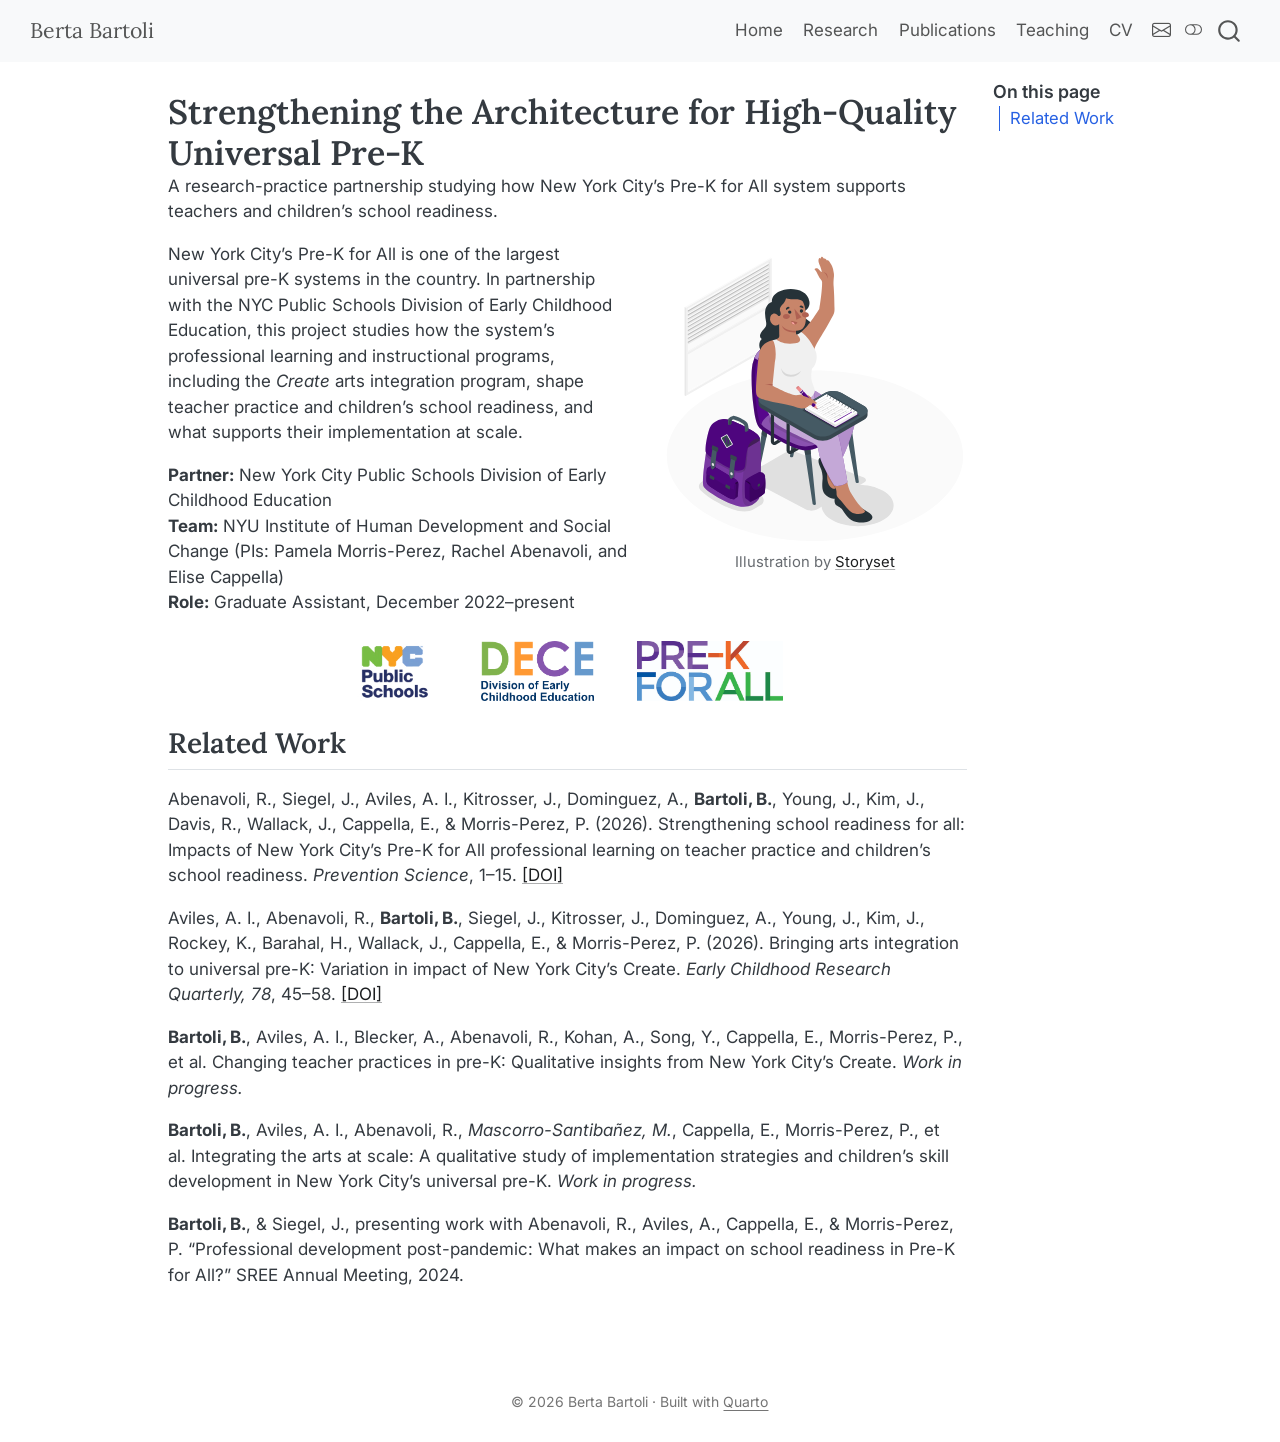
<file: projects/pre-k.html>
<!DOCTYPE html>
<html xmlns="http://www.w3.org/1999/xhtml" lang="en" xml:lang="en"><head>

<meta charset="utf-8">
<meta name="generator" content="quarto-1.10.18">

<meta name="viewport" content="width=device-width, initial-scale=1.0, user-scalable=yes">

<meta name="description" content="A research-practice partnership studying how New York City’s Pre-K for All system supports teachers and children’s school readiness.">

<title>Strengthening the Architecture for High-Quality Universal Pre-K – Berta Bartoli</title>
<style>
/* Default styles provided by pandoc.
** See https://pandoc.org/MANUAL.html#variables-for-html for config info.
*/
span.smallcaps{font-variant: small-caps;}
div.columns{display: flex; gap: 1.5em;}
div.column{flex: auto;}
@media screen {
div.columns{gap: min(4vw, 1.5em);}
div.column{overflow-x: auto;}
}
div.hanging-indent{margin-left: 1.5em; text-indent: -1.5em;}
ul.task-list{list-style: none;}
ul.task-list li input[type="checkbox"] {
  width: 0.8em;
  margin: 0 0.8em 0.2em -1em; /* quarto-specific, see https://github.com/quarto-dev/quarto-cli/issues/4556 */ 
  vertical-align: middle;
}
</style>


<script src="../site_libs/quarto-nav/quarto-nav.js"></script>
<script src="../site_libs/quarto-nav/headroom.min.js"></script>
<script src="../site_libs/clipboard/clipboard.min.js"></script>
<script src="../site_libs/quarto-search/autocomplete.umd.js"></script>
<script src="../site_libs/quarto-search/fuse.min.js"></script>
<script src="../site_libs/quarto-search/quarto-search.js"></script>
<meta name="quarto:offset" content="../">
<script src="../site_libs/quarto-html/quarto.js" type="module"></script>
<script src="../site_libs/quarto-html/tabsets/tabsets.js" type="module"></script>
<script src="../site_libs/quarto-html/popper.min.js"></script>
<script src="../site_libs/quarto-html/tippy.umd.min.js"></script>
<script src="../site_libs/quarto-html/anchor.min.js"></script>
<link href="../site_libs/quarto-html/tippy.css" rel="stylesheet">
<link href="../site_libs/quarto-html/quarto-syntax-highlighting-64a204ab8560d761af7679ceaba22944.css" rel="stylesheet" class="quarto-color-scheme" id="quarto-text-highlighting-styles">
<link href="../site_libs/quarto-html/quarto-syntax-highlighting-dark-b85bc7c33db8c58e0ec93c3465666fed.css" rel="stylesheet" class="quarto-color-scheme quarto-color-alternate" id="quarto-text-highlighting-styles">
<link href="../site_libs/quarto-html/quarto-syntax-highlighting-64a204ab8560d761af7679ceaba22944.css" rel="stylesheet" class="quarto-color-scheme-extra" id="quarto-text-highlighting-styles">
<script src="../site_libs/bootstrap/bootstrap.min.js"></script>
<link href="../site_libs/bootstrap/bootstrap-icons.css" rel="stylesheet">
<link href="../site_libs/bootstrap/bootstrap-3e2996b0e705c8e2cfc0c2d789230fe7.min.css" rel="stylesheet" append-hash="true" class="quarto-color-scheme" id="quarto-bootstrap" data-mode="light">
<link href="../site_libs/bootstrap/bootstrap-dark-5f73b5ba2a73597c977d6b0697652a24.min.css" rel="stylesheet" append-hash="true" class="quarto-color-scheme quarto-color-alternate" id="quarto-bootstrap" data-mode="dark">
<link href="../site_libs/bootstrap/bootstrap-3e2996b0e705c8e2cfc0c2d789230fe7.min.css" rel="stylesheet" append-hash="true" class="quarto-color-scheme-extra" id="quarto-bootstrap" data-mode="light">
<script id="quarto-search-options" type="application/json">{
  "location": "navbar",
  "copy-button": false,
  "collapse-after": 3,
  "panel-placement": "end",
  "type": "overlay",
  "limit": 50,
  "keyboard-shortcut": [
    "f",
    "/",
    "s"
  ],
  "show-item-context": false,
  "language": {
    "search-no-results-text": "No results",
    "search-matching-documents-text": "matching documents",
    "search-copy-link-title": "Copy link to search",
    "search-hide-matches-text": "Hide additional matches",
    "search-more-match-text": "more match in this document",
    "search-more-matches-text": "more matches in this document",
    "search-clear-button-title": "Clear",
    "search-text-placeholder": "",
    "search-detached-cancel-button-title": "Cancel",
    "search-submit-button-title": "Submit",
    "search-label": "Search"
  }
}</script>


<link rel="stylesheet" href="../styles.css">
<meta property="og:title" content="Strengthening the Architecture for High-Quality Universal Pre-K – Berta Bartoli">
<meta property="og:description" content="A research-practice partnership studying how New York City’s Pre-K for All system supports teachers and children’s school readiness.">
<meta property="og:image" content="https://bertabartoli.com/projects/images/raising-hand.png">
<meta property="og:site_name" content="Berta Bartoli">
<meta property="og:image:height" content="2000">
<meta property="og:image:width" content="2000">
<meta name="twitter:title" content="Strengthening the Architecture for High-Quality Universal Pre-K – Berta Bartoli">
<meta name="twitter:description" content="A research-practice partnership studying how New York City’s Pre-K for All system supports teachers and children’s school readiness.">
<meta name="twitter:image" content="https://bertabartoli.com/projects/images/raising-hand.png">
<meta name="twitter:image-height" content="2000">
<meta name="twitter:image-width" content="2000">
<meta name="twitter:card" content="summary_large_image">
<link rel="canonical" href="https://bertabartoli.com/projects/pre-k.html">
</head>

<body class="nav-fixed quarto-light"><script id="quarto-html-before-body" type="application/javascript">
    const toggleBodyColorMode = (bsSheetEl) => {
      const mode = bsSheetEl.getAttribute("data-mode");
      const bodyEl = window.document.querySelector("body");
      if (mode === "dark") {
        bodyEl.classList.add("quarto-dark");
        bodyEl.classList.remove("quarto-light");
      } else {
        bodyEl.classList.add("quarto-light");
        bodyEl.classList.remove("quarto-dark");
      }
    }
    const toggleBodyColorPrimary = () => {
      const bsSheetEl = window.document.querySelector("link#quarto-bootstrap:not([rel=disabled-stylesheet])");
      if (bsSheetEl) {
        toggleBodyColorMode(bsSheetEl);
      }
    }
    const setColorSchemeToggle = (alternate) => {
      const toggles = window.document.querySelectorAll('.quarto-color-scheme-toggle');
      for (let i=0; i < toggles.length; i++) {
        const toggle = toggles[i];
        if (toggle) {
          if (alternate) {
            toggle.classList.add("alternate");
          } else {
            toggle.classList.remove("alternate");
          }
        }
      }
    };
    const toggleColorMode = (alternate) => {
      // Switch the stylesheets
      const primaryStylesheets = window.document.querySelectorAll('link.quarto-color-scheme:not(.quarto-color-alternate)');
      const alternateStylesheets = window.document.querySelectorAll('link.quarto-color-scheme.quarto-color-alternate');
      manageTransitions('#quarto-margin-sidebar .nav-link', false);
      if (alternate) {
        // note: dark is layered on light, we don't disable primary!
        enableStylesheet(alternateStylesheets);
        for (const sheetNode of alternateStylesheets) {
          if (sheetNode.id === "quarto-bootstrap") {
            toggleBodyColorMode(sheetNode);
          }
        }
      } else {
        disableStylesheet(alternateStylesheets);
        enableStylesheet(primaryStylesheets)
        toggleBodyColorPrimary();
      }
      manageTransitions('#quarto-margin-sidebar .nav-link', true);
      // Switch the toggles
      setColorSchemeToggle(alternate)
      // Hack to workaround the fact that safari doesn't
      // properly recolor the scrollbar when toggling (#1455)
      if (navigator.userAgent.indexOf('Safari') > 0 && navigator.userAgent.indexOf('Chrome') == -1) {
        manageTransitions("body", false);
        window.scrollTo(0, 1);
        setTimeout(() => {
          window.scrollTo(0, 0);
          manageTransitions("body", true);
        }, 40);
      }
    }
    const disableStylesheet = (stylesheets) => {
      for (let i=0; i < stylesheets.length; i++) {
        const stylesheet = stylesheets[i];
        stylesheet.rel = 'disabled-stylesheet';
      }
    }
    const enableStylesheet = (stylesheets) => {
      for (let i=0; i < stylesheets.length; i++) {
        const stylesheet = stylesheets[i];
        if(stylesheet.rel !== 'stylesheet') { // for Chrome, which will still FOUC without this check
          stylesheet.rel = 'stylesheet';
        }
      }
    }
    const manageTransitions = (selector, allowTransitions) => {
      const els = window.document.querySelectorAll(selector);
      for (let i=0; i < els.length; i++) {
        const el = els[i];
        if (allowTransitions) {
          el.classList.remove('notransition');
        } else {
          el.classList.add('notransition');
        }
      }
    }
    const isFileUrl = () => {
      return window.location.protocol === 'file:';
    }
    const hasAlternateSentinel = () => {
      let styleSentinel = getColorSchemeSentinel();
      if (styleSentinel !== null) {
        return styleSentinel === "alternate";
      } else {
        return false;
      }
    }
    const setStyleSentinel = (alternate) => {
      const value = alternate ? "alternate" : "default";
      if (!isFileUrl()) {
        window.localStorage.setItem("quarto-color-scheme", value);
      } else {
        localAlternateSentinel = value;
      }
    }
    const getColorSchemeSentinel = () => {
      if (!isFileUrl()) {
        const storageValue = window.localStorage.getItem("quarto-color-scheme");
        return storageValue != null ? storageValue : localAlternateSentinel;
      } else {
        return localAlternateSentinel;
      }
    }
    const toggleGiscusIfUsed = (isAlternate, darkModeDefault) => {
      const baseTheme = document.querySelector('#giscus-base-theme')?.value ?? 'light';
      const alternateTheme = document.querySelector('#giscus-alt-theme')?.value ?? 'dark';
      let newTheme = '';
      if(authorPrefersDark) {
        newTheme = isAlternate ? baseTheme : alternateTheme;
      } else {
        newTheme = isAlternate ? alternateTheme : baseTheme;
      }
      const changeGiscusTheme = () => {
        // From: https://github.com/giscus/giscus/issues/336
        const sendMessage = (message) => {
          const iframe = document.querySelector('iframe.giscus-frame');
          if (!iframe) return;
          iframe.contentWindow.postMessage({ giscus: message }, 'https://giscus.app');
        }
        sendMessage({
          setConfig: {
            theme: newTheme
          }
        });
      }
      const isGiscussLoaded = window.document.querySelector('iframe.giscus-frame') !== null;
      if (isGiscussLoaded) {
        changeGiscusTheme();
      }
    };
    const authorPrefersDark = false;
    const darkModeDefault = authorPrefersDark;
      document.querySelector('link#quarto-text-highlighting-styles.quarto-color-scheme-extra').rel = 'disabled-stylesheet';
      document.querySelector('link#quarto-bootstrap.quarto-color-scheme-extra').rel = 'disabled-stylesheet';
    let localAlternateSentinel = darkModeDefault ? 'alternate' : 'default';
    // Dark / light mode switch
    window.quartoToggleColorScheme = () => {
      // Read the current dark / light value
      let toAlternate = !hasAlternateSentinel();
      toggleColorMode(toAlternate);
      setStyleSentinel(toAlternate);
      toggleGiscusIfUsed(toAlternate, darkModeDefault);
      window.dispatchEvent(new Event('resize'));
    };
    // Switch to dark mode if need be
    if (hasAlternateSentinel()) {
      toggleColorMode(true);
    } else {
      toggleColorMode(false);
    }
  </script>

<div id="quarto-search-results"></div>
  <header id="quarto-header" class="headroom fixed-top">
    <nav class="navbar navbar-expand-lg " data-bs-theme="dark">
      <div class="navbar-container container-fluid">
      <div class="navbar-brand-container mx-auto">
    <a class="navbar-brand" href="../index.html">
    <span class="navbar-title">Berta Bartoli</span>
    </a>
  </div>
            <div id="quarto-search" class="" title="Search"></div>
          <button class="navbar-toggler" type="button" data-bs-toggle="collapse" data-bs-target="#navbarCollapse" aria-controls="navbarCollapse" role="menu" aria-expanded="false" aria-label="Toggle navigation" onclick="if (window.quartoToggleHeadroom) { window.quartoToggleHeadroom(); }">
  <span class="navbar-toggler-icon"></span>
</button>
          <div class="collapse navbar-collapse" id="navbarCollapse">
            <ul class="navbar-nav navbar-nav-scroll ms-auto">
  <li class="nav-item">
    <a class="nav-link" href="../index.html"> 
<span class="menu-text">Home</span></a>
  </li>  
  <li class="nav-item">
    <a class="nav-link" href="../research.html"> 
<span class="menu-text">Research</span></a>
  </li>  
  <li class="nav-item">
    <a class="nav-link" href="../publications.html"> 
<span class="menu-text">Publications</span></a>
  </li>  
  <li class="nav-item">
    <a class="nav-link" href="../teaching.html"> 
<span class="menu-text">Teaching</span></a>
  </li>  
  <li class="nav-item">
    <a class="nav-link" href="../cv.html"> 
<span class="menu-text">CV</span></a>
  </li>  
  <li class="nav-item compact">
    <a class="nav-link" href="mailto:berta.bartoli@nyu.edu"> <i class="bi bi-envelope" role="img">
</i> 
<span class="menu-text"></span></a>
  </li>  
</ul>
          </div> <!-- /navcollapse -->
            <div class="quarto-navbar-tools">
  <a href="" class="quarto-color-scheme-toggle quarto-navigation-tool  px-1" onclick="window.quartoToggleColorScheme(); return false;" title="Toggle dark mode"><i class="bi"></i></a>
</div>
      </div> <!-- /container-fluid -->
    </nav>
</header>
<!-- content -->
<div id="quarto-content" class="quarto-container page-columns page-rows-contents page-layout-article page-navbar">
<!-- sidebar -->
<!-- margin-sidebar -->
    <div id="quarto-margin-sidebar" class="sidebar margin-sidebar">
        <nav id="TOC" role="doc-toc" class="toc-active">
    <h2 id="toc-title">On this page</h2>
   
  <ul>
  <li><a href="#related-work" id="toc-related-work" class="nav-link active" data-scroll-target="#related-work">Related Work</a></li>
  </ul>
</nav>
    </div>
<!-- main -->
<main class="content" id="quarto-document-content">


<header id="title-block-header" class="quarto-title-block default">
<div class="quarto-title">
<h1 class="title">Strengthening the Architecture for High-Quality Universal Pre-K</h1>
</div>

<div>
  <div class="description">
    A research-practice partnership studying how New York City’s Pre-K for All system supports teachers and children’s school readiness.
  </div>
</div>


<div class="quarto-title-meta">

    
  
    
  </div>
  


</header>


<div class="page-illustration">
<p><img src="images/raising-hand.svg" class="img-fluid" alt="Illustration of a student at a desk raising her hand"></p>
<p><span class="small text-muted">Illustration by <a href="https://storyset.com/">Storyset</a></span></p>
</div>
<p>New York City’s Pre-K for All is one of the largest universal pre-K systems in the country. In partnership with the NYC Public Schools Division of Early Childhood Education, this project studies how the system’s professional learning and instructional programs, including the <em>Create</em> arts integration program, shape teacher practice and children’s school readiness, and what supports their implementation at scale.</p>
<p><strong>Partner:</strong> New York City Public Schools Division of Early Childhood Education<br>
<strong>Team:</strong> NYU Institute of Human Development and Social Change (PIs: Pamela Morris-Perez, Rachel Abenavoli, and Elise Cappella)<br>
<strong>Role:</strong> Graduate Assistant, December 2022–present</p>
<div class="partner-logos">
<p><img src="images/logos/nyc-public-schools.png" class="img-fluid" alt="NYC Public Schools logo"> <img src="images/logos/dece.png" class="img-fluid" alt="NYC Public Schools Division of Early Childhood Education logo"> <img src="images/logos/pre-k-for-all.png" class="img-fluid" alt="Pre-K for All logo"></p>
</div>
<section id="related-work" class="level2">
<h2 class="anchored" data-anchor-id="related-work">Related Work</h2>
<p>Abenavoli, R., Siegel, J., Aviles, A. I., Kitrosser, J., Dominguez, A., <strong>Bartoli, B.</strong>, Young, J., Kim, J., Davis, R., Wallack, J., Cappella, E., &amp; Morris-Perez, P. (2026). Strengthening school readiness for all: Impacts of New York City’s Pre-K for All professional learning on teacher practice and children’s school readiness. <em>Prevention Science</em>, 1–15. <a href="https://doi.org/10.1007/s11121-026-01963-7">[DOI]</a></p>
<p>Aviles, A. I., Abenavoli, R., <strong>Bartoli, B.</strong>, Siegel, J., Kitrosser, J., Dominguez, A., Young, J., Kim, J., Rockey, K., Barahal, H., Wallack, J., Cappella, E., &amp; Morris-Perez, P. (2026). Bringing arts integration to universal pre-K: Variation in impact of New York City’s Create. <em>Early Childhood Research Quarterly, 78</em>, 45–58. <a href="https://doi.org/10.1016/j.ecresq.2026.08.006">[DOI]</a></p>
<p><strong>Bartoli, B.</strong>, Aviles, A. I., Blecker, A., Abenavoli, R., Kohan, A., Song, Y., Cappella, E., Morris-Perez, P., et al.&nbsp;Changing teacher practices in pre-K: Qualitative insights from New York City’s Create. <em>Work in progress.</em></p>
<p><strong>Bartoli, B.</strong>, Aviles, A. I., Abenavoli, R., <em>Mascorro-Santibañez, M.</em>, Cappella, E., Morris-Perez, P., et al.&nbsp;Integrating the arts at scale: A qualitative study of implementation strategies and children’s skill development in New York City’s universal pre-K. <em>Work in progress.</em></p>
<p><strong>Bartoli, B.</strong>, &amp; Siegel, J., presenting work with Abenavoli, R., Aviles, A., Cappella, E., &amp; Morris-Perez, P. “Professional development post-pandemic: What makes an impact on school readiness in Pre-K for All?” SREE Annual Meeting, 2024.</p>


</section>

</main> <!-- /main -->
<script id="quarto-html-after-body" type="application/javascript">
  window.document.addEventListener("DOMContentLoaded", function (event) {
    // Ensure there is a toggle, if there isn't float one in the top right
    if (window.document.querySelector('.quarto-color-scheme-toggle') === null) {
      const a = window.document.createElement('a');
      a.classList.add('top-right');
      a.classList.add('quarto-color-scheme-toggle');
      a.href = "";
      a.onclick = function() { try { window.quartoToggleColorScheme(); } catch {} return false; };
      const i = window.document.createElement("i");
      i.classList.add('bi');
      a.appendChild(i);
      window.document.body.appendChild(a);
    }
    setColorSchemeToggle(hasAlternateSentinel())
    const icon = "";
    const anchorJS = new window.AnchorJS();
    anchorJS.options = {
      placement: 'right',
      icon: icon
    };
    anchorJS.add('.anchored');
    const isCodeAnnotation = (el) => {
      for (const clz of el.classList) {
        if (clz.startsWith('code-annotation-')) {                     
          return true;
        }
      }
      return false;
    }
    const onCopySuccess = function(e) {
      // button target
      const button = e.trigger;
      // don't keep focus
      button.blur();
      // flash "checked"
      button.classList.add('code-copy-button-checked');
      var currentTitle = button.getAttribute("title");
      button.setAttribute("title", "Copied!");
      let tooltip;
      if (window.bootstrap) {
        button.setAttribute("data-bs-toggle", "tooltip");
        button.setAttribute("data-bs-placement", "left");
        button.setAttribute("data-bs-title", "Copied!");
        tooltip = new bootstrap.Tooltip(button, 
          { trigger: "manual", 
            customClass: "code-copy-button-tooltip",
            offset: [0, -8]});
        tooltip.show();    
      }
      setTimeout(function() {
        if (tooltip) {
          tooltip.hide();
          button.removeAttribute("data-bs-title");
          button.removeAttribute("data-bs-toggle");
          button.removeAttribute("data-bs-placement");
        }
        button.setAttribute("title", currentTitle);
        button.classList.remove('code-copy-button-checked');
      }, 1000);
      // clear code selection
      e.clearSelection();
    }
    const getTextToCopy = function(trigger) {
      const outerScaffold = trigger.parentElement.cloneNode(true);
      const codeEl = outerScaffold.querySelector('code');
      for (const childEl of codeEl.children) {
        if (isCodeAnnotation(childEl)) {
          childEl.remove();
        }
      }
      return codeEl.innerText;
    }
    const clipboard = new window.ClipboardJS('.code-copy-button:not([data-in-quarto-modal])', {
      text: getTextToCopy
    });
    clipboard.on('success', onCopySuccess);
    if (window.document.getElementById('quarto-embedded-source-code-modal')) {
      const clipboardModal = new window.ClipboardJS('.code-copy-button[data-in-quarto-modal]', {
        text: getTextToCopy,
        container: window.document.getElementById('quarto-embedded-source-code-modal')
      });
      clipboardModal.on('success', onCopySuccess);
    }
      var localhostRegex = new RegExp(/^(?:http|https):\/\/localhost\:?[0-9]*\//);
      var mailtoRegex = new RegExp(/^mailto:/);
        var filterRegex = new RegExp("https:\/\/bertabartoli\.com");
      var isInternal = (href) => {
          return filterRegex.test(href) || localhostRegex.test(href) || mailtoRegex.test(href);
      }
      // Inspect non-navigation links and adorn them if external
     var links = window.document.querySelectorAll('a[href]:not(.nav-link):not(.navbar-brand):not(.toc-action):not(.sidebar-link):not(.sidebar-item-toggle):not(.pagination-link):not(.no-external):not([aria-hidden]):not(.dropdown-item):not(.quarto-navigation-tool):not(.about-link)');
      for (var i=0; i<links.length; i++) {
        const link = links[i];
        if (!isInternal(link.href)) {
          // undo the damage that might have been done by quarto-nav.js in the case of
          // links that we want to consider external
          if (link.dataset.originalHref !== undefined) {
            link.href = link.dataset.originalHref;
          }
        }
      }
    function tippyHover(el, contentFn, onTriggerFn, onUntriggerFn) {
      const config = {
        allowHTML: true,
        maxWidth: 500,
        delay: 100,
        arrow: false,
        appendTo: function(el) {
            return el.parentElement;
        },
        interactive: true,
        interactiveBorder: 10,
        theme: 'quarto',
        placement: 'bottom-start',
      };
      if (contentFn) {
        config.content = contentFn;
      }
      if (onTriggerFn) {
        config.onTrigger = onTriggerFn;
      }
      if (onUntriggerFn) {
        config.onUntrigger = onUntriggerFn;
      }
      window.tippy(el, config); 
    }
    const noterefs = window.document.querySelectorAll('a[role="doc-noteref"]');
    for (var i=0; i<noterefs.length; i++) {
      const ref = noterefs[i];
      tippyHover(ref, function() {
        // use id or data attribute instead here
        let href = ref.getAttribute('data-footnote-href') || ref.getAttribute('href');
        try { href = new URL(href).hash; } catch {}
        const id = href.replace(/^#\/?/, "");
        const note = window.document.getElementById(id);
        if (note) {
          return note.innerHTML;
        } else {
          return "";
        }
      });
    }
    const xrefs = window.document.querySelectorAll('a.quarto-xref');
    const processXRef = (id, note) => {
      // Strip column container classes
      const stripColumnClz = (el) => {
        el.classList.remove("page-full", "page-columns");
        if (el.children) {
          for (const child of el.children) {
            stripColumnClz(child);
          }
        }
      }
      stripColumnClz(note)
      if (id === null || id.startsWith('sec-')) {
        // Special case sections, only their first couple elements
        const container = document.createElement("div");
        if (note.children && note.children.length > 2) {
          container.appendChild(note.children[0].cloneNode(true));
          for (let i = 1; i < note.children.length; i++) {
            const child = note.children[i];
            if (child.tagName === "P" && child.innerText === "") {
              continue;
            } else {
              container.appendChild(child.cloneNode(true));
              break;
            }
          }
          if (window.Quarto?.typesetMath) {
            window.Quarto.typesetMath(container);
          }
          return container.innerHTML
        } else {
          if (window.Quarto?.typesetMath) {
            window.Quarto.typesetMath(note);
          }
          return note.innerHTML;
        }
      } else {
        // Remove any anchor links if they are present
        const anchorLink = note.querySelector('a.anchorjs-link');
        if (anchorLink) {
          anchorLink.remove();
        }
        if (window.Quarto?.typesetMath) {
          window.Quarto.typesetMath(note);
        }
        if (note.classList.contains("callout")) {
          return note.outerHTML;
        } else {
          return note.innerHTML;
        }
      }
    }
    for (var i=0; i<xrefs.length; i++) {
      const xref = xrefs[i];
      tippyHover(xref, undefined, function(instance) {
        instance.disable();
        let url = xref.getAttribute('href');
        let hash = undefined; 
        if (url.startsWith('#')) {
          hash = url;
        } else {
          try { hash = new URL(url).hash; } catch {}
        }
        if (hash) {
          const id = hash.replace(/^#\/?/, "");
          const note = window.document.getElementById(id);
          if (note !== null) {
            try {
              const html = processXRef(id, note.cloneNode(true));
              instance.setContent(html);
            } finally {
              instance.enable();
              instance.show();
            }
          } else {
            // See if we can fetch this
            fetch(url.split('#')[0])
            .then(res => res.text())
            .then(html => {
              const parser = new DOMParser();
              const htmlDoc = parser.parseFromString(html, "text/html");
              const note = htmlDoc.getElementById(id);
              if (note !== null) {
                const html = processXRef(id, note);
                instance.setContent(html);
              } 
            }).finally(() => {
              instance.enable();
              instance.show();
            });
          }
        } else {
          // See if we can fetch a full url (with no hash to target)
          // This is a special case and we should probably do some content thinning / targeting
          fetch(url)
          .then(res => res.text())
          .then(html => {
            const parser = new DOMParser();
            const htmlDoc = parser.parseFromString(html, "text/html");
            const note = htmlDoc.querySelector('main.content');
            if (note !== null) {
              // This should only happen for chapter cross references
              // (since there is no id in the URL)
              // remove the first header
              if (note.children.length > 0 && note.children[0].tagName === "HEADER") {
                note.children[0].remove();
              }
              const html = processXRef(null, note);
              instance.setContent(html);
            } 
          }).finally(() => {
            instance.enable();
            instance.show();
          });
        }
      }, function(instance) {
      });
    }
        let selectedAnnoteEl;
        const selectorForAnnotation = ( cell, annotation) => {
          let cellAttr = 'data-code-cell="' + cell + '"';
          let lineAttr = 'data-code-annotation="' +  annotation + '"';
          const selector = 'span[' + cellAttr + '][' + lineAttr + ']';
          return selector;
        }
        const selectCodeLines = (annoteEl) => {
          const doc = window.document;
          const targetCell = annoteEl.getAttribute("data-target-cell");
          const targetAnnotation = annoteEl.getAttribute("data-target-annotation");
          const annoteSpan = window.document.querySelector(selectorForAnnotation(targetCell, targetAnnotation));
          const lines = annoteSpan.getAttribute("data-code-lines").split(",");
          const lineIds = lines.map((line) => {
            return targetCell + "-" + line;
          })
          let top = null;
          let height = null;
          let parent = null;
          if (lineIds.length > 0) {
              //compute the position of the single el (top and bottom and make a div)
              const el = window.document.getElementById(lineIds[0]);
              top = el.offsetTop;
              height = el.offsetHeight;
              parent = el.parentElement.parentElement;
            if (lineIds.length > 1) {
              const lastEl = window.document.getElementById(lineIds[lineIds.length - 1]);
              const bottom = lastEl.offsetTop + lastEl.offsetHeight;
              height = bottom - top;
            }
            if (top !== null && height !== null && parent !== null) {
              // cook up a div (if necessary) and position it 
              let div = window.document.getElementById("code-annotation-line-highlight");
              if (div === null) {
                div = window.document.createElement("div");
                div.setAttribute("id", "code-annotation-line-highlight");
                div.style.position = 'absolute';
                parent.appendChild(div);
              }
              div.style.top = top - 2 + "px";
              div.style.height = height + 4 + "px";
              div.style.left = 0;
              let gutterDiv = window.document.getElementById("code-annotation-line-highlight-gutter");
              if (gutterDiv === null) {
                gutterDiv = window.document.createElement("div");
                gutterDiv.setAttribute("id", "code-annotation-line-highlight-gutter");
                gutterDiv.style.position = 'absolute';
                const codeCell = window.document.getElementById(targetCell);
                const gutter = codeCell.querySelector('.code-annotation-gutter');
                gutter.appendChild(gutterDiv);
              }
              gutterDiv.style.top = top - 2 + "px";
              gutterDiv.style.height = height + 4 + "px";
            }
            selectedAnnoteEl = annoteEl;
          }
        };
        const unselectCodeLines = () => {
          const elementsIds = ["code-annotation-line-highlight", "code-annotation-line-highlight-gutter"];
          elementsIds.forEach((elId) => {
            const div = window.document.getElementById(elId);
            if (div) {
              div.remove();
            }
          });
          selectedAnnoteEl = undefined;
        };
          // Handle positioning of the toggle
      window.addEventListener(
        "resize",
        throttle(() => {
          elRect = undefined;
          if (selectedAnnoteEl) {
            selectCodeLines(selectedAnnoteEl);
          }
        }, 10)
      );
      function throttle(fn, ms) {
      let throttle = false;
      let timer;
        return (...args) => {
          if(!throttle) { // first call gets through
              fn.apply(this, args);
              throttle = true;
          } else { // all the others get throttled
              if(timer) clearTimeout(timer); // cancel #2
              timer = setTimeout(() => {
                fn.apply(this, args);
                timer = throttle = false;
              }, ms);
          }
        };
      }
        // Attach click handler to the DT
        const annoteDls = window.document.querySelectorAll('dt[data-target-cell]');
        for (const annoteDlNode of annoteDls) {
          annoteDlNode.addEventListener('click', (event) => {
            const clickedEl = event.target;
            if (clickedEl !== selectedAnnoteEl) {
              unselectCodeLines();
              const activeEl = window.document.querySelector('dt[data-target-cell].code-annotation-active');
              if (activeEl) {
                activeEl.classList.remove('code-annotation-active');
              }
              selectCodeLines(clickedEl);
              clickedEl.classList.add('code-annotation-active');
            } else {
              // Unselect the line
              unselectCodeLines();
              clickedEl.classList.remove('code-annotation-active');
            }
          });
        }
    const findCites = (el) => {
      const parentEl = el.parentElement;
      if (parentEl) {
        const cites = parentEl.dataset.cites;
        if (cites) {
          return {
            el,
            cites: cites.split(' ')
          };
        } else {
          return findCites(el.parentElement)
        }
      } else {
        return undefined;
      }
    };
    var bibliorefs = window.document.querySelectorAll('a[role="doc-biblioref"]');
    for (var i=0; i<bibliorefs.length; i++) {
      const ref = bibliorefs[i];
      const citeInfo = findCites(ref);
      if (citeInfo) {
        tippyHover(citeInfo.el, function() {
          var popup = window.document.createElement('div');
          citeInfo.cites.forEach(function(cite) {
            var citeDiv = window.document.createElement('div');
            citeDiv.classList.add('hanging-indent');
            citeDiv.classList.add('csl-entry');
            var biblioDiv = window.document.getElementById('ref-' + cite);
            if (biblioDiv) {
              citeDiv.innerHTML = biblioDiv.innerHTML;
            }
            popup.appendChild(citeDiv);
          });
          return popup.innerHTML;
        });
      }
    }
  });
  </script>
</div> <!-- /content -->
<footer class="footer">
  <div class="nav-footer">
    <div class="nav-footer-left">
      &nbsp;
    </div>   
    <div class="nav-footer-center">
<p>© 2026 Berta Bartoli · Built with <a href="https://quarto.org">Quarto</a></p>
</div>
    <div class="nav-footer-right">
      &nbsp;
    </div>
  </div>
</footer>




</body></html>
</file>
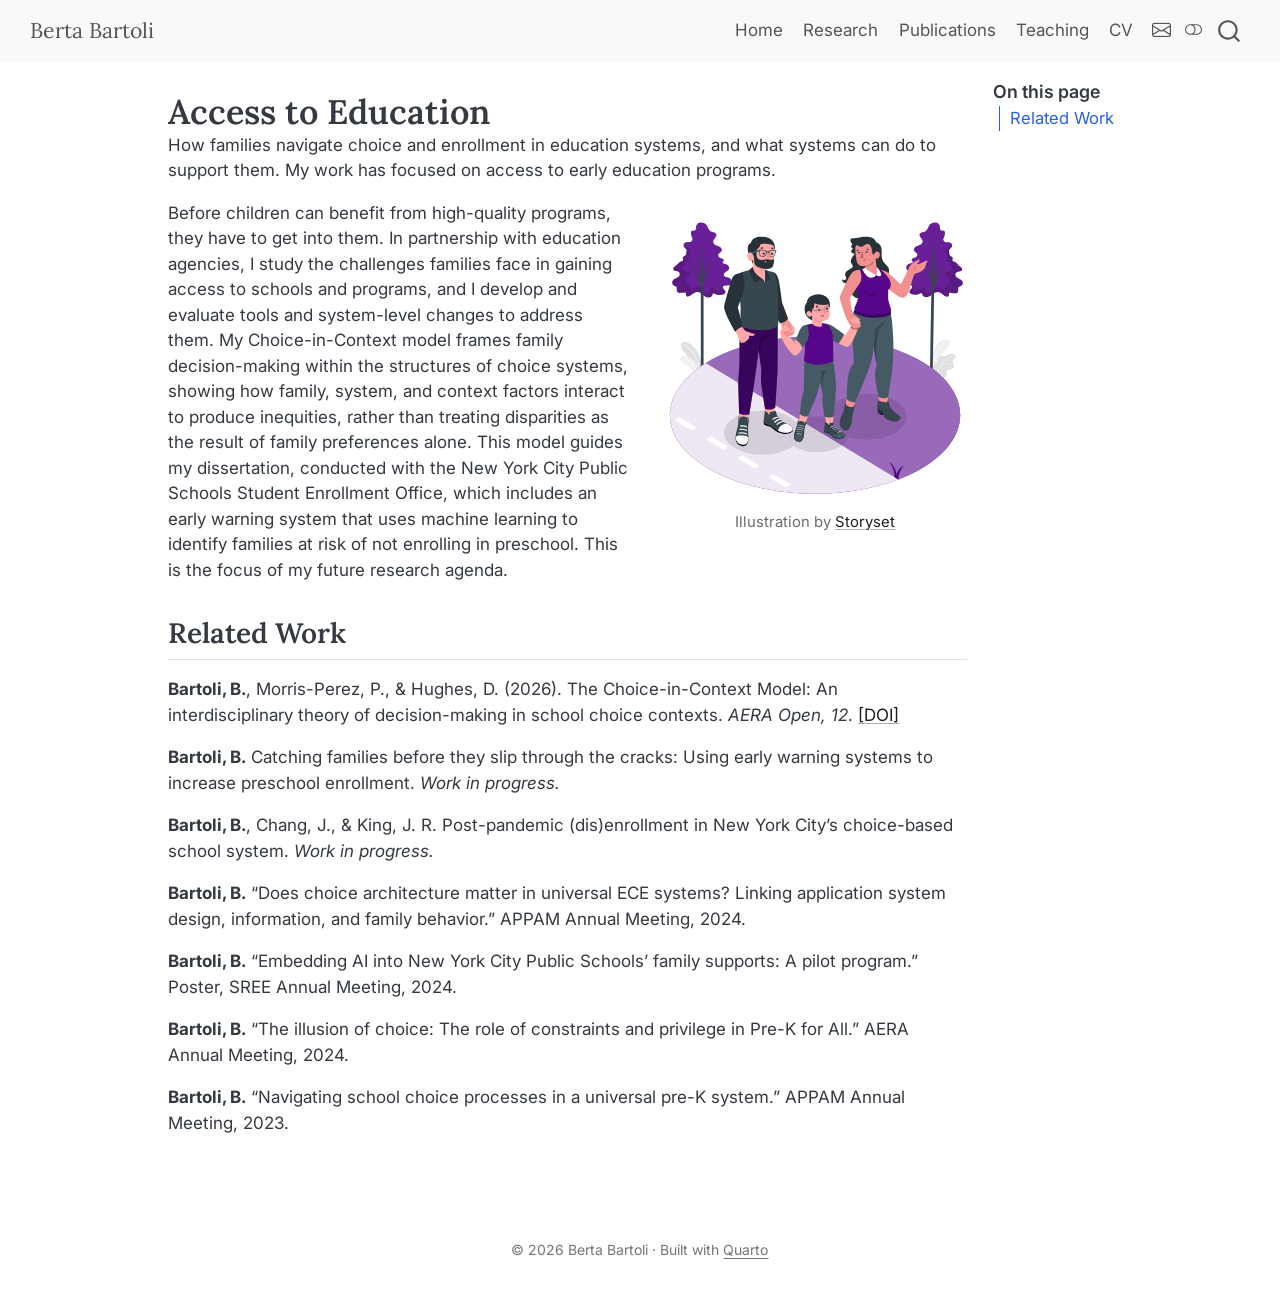
<file: research/access.html>
<!DOCTYPE html>
<html xmlns="http://www.w3.org/1999/xhtml" lang="en" xml:lang="en"><head>

<meta charset="utf-8">
<meta name="generator" content="quarto-1.10.18">

<meta name="viewport" content="width=device-width, initial-scale=1.0, user-scalable=yes">

<meta name="description" content="How families navigate choice and enrollment in education systems, and what systems can do to support them. My work has focused on access to early education programs.">

<title>Access to Education – Berta Bartoli</title>
<style>
/* Default styles provided by pandoc.
** See https://pandoc.org/MANUAL.html#variables-for-html for config info.
*/
span.smallcaps{font-variant: small-caps;}
div.columns{display: flex; gap: 1.5em;}
div.column{flex: auto;}
@media screen {
div.columns{gap: min(4vw, 1.5em);}
div.column{overflow-x: auto;}
}
div.hanging-indent{margin-left: 1.5em; text-indent: -1.5em;}
ul.task-list{list-style: none;}
ul.task-list li input[type="checkbox"] {
  width: 0.8em;
  margin: 0 0.8em 0.2em -1em; /* quarto-specific, see https://github.com/quarto-dev/quarto-cli/issues/4556 */ 
  vertical-align: middle;
}
</style>


<script src="../site_libs/quarto-nav/quarto-nav.js"></script>
<script src="../site_libs/quarto-nav/headroom.min.js"></script>
<script src="../site_libs/clipboard/clipboard.min.js"></script>
<script src="../site_libs/quarto-search/autocomplete.umd.js"></script>
<script src="../site_libs/quarto-search/fuse.min.js"></script>
<script src="../site_libs/quarto-search/quarto-search.js"></script>
<meta name="quarto:offset" content="../">
<script src="../site_libs/quarto-html/quarto.js" type="module"></script>
<script src="../site_libs/quarto-html/tabsets/tabsets.js" type="module"></script>
<script src="../site_libs/quarto-html/popper.min.js"></script>
<script src="../site_libs/quarto-html/tippy.umd.min.js"></script>
<script src="../site_libs/quarto-html/anchor.min.js"></script>
<link href="../site_libs/quarto-html/tippy.css" rel="stylesheet">
<link href="../site_libs/quarto-html/quarto-syntax-highlighting-64a204ab8560d761af7679ceaba22944.css" rel="stylesheet" class="quarto-color-scheme" id="quarto-text-highlighting-styles">
<link href="../site_libs/quarto-html/quarto-syntax-highlighting-dark-b85bc7c33db8c58e0ec93c3465666fed.css" rel="stylesheet" class="quarto-color-scheme quarto-color-alternate" id="quarto-text-highlighting-styles">
<link href="../site_libs/quarto-html/quarto-syntax-highlighting-64a204ab8560d761af7679ceaba22944.css" rel="stylesheet" class="quarto-color-scheme-extra" id="quarto-text-highlighting-styles">
<script src="../site_libs/bootstrap/bootstrap.min.js"></script>
<link href="../site_libs/bootstrap/bootstrap-icons.css" rel="stylesheet">
<link href="../site_libs/bootstrap/bootstrap-3e2996b0e705c8e2cfc0c2d789230fe7.min.css" rel="stylesheet" append-hash="true" class="quarto-color-scheme" id="quarto-bootstrap" data-mode="light">
<link href="../site_libs/bootstrap/bootstrap-dark-5f73b5ba2a73597c977d6b0697652a24.min.css" rel="stylesheet" append-hash="true" class="quarto-color-scheme quarto-color-alternate" id="quarto-bootstrap" data-mode="dark">
<link href="../site_libs/bootstrap/bootstrap-3e2996b0e705c8e2cfc0c2d789230fe7.min.css" rel="stylesheet" append-hash="true" class="quarto-color-scheme-extra" id="quarto-bootstrap" data-mode="light">
<script id="quarto-search-options" type="application/json">{
  "location": "navbar",
  "copy-button": false,
  "collapse-after": 3,
  "panel-placement": "end",
  "type": "overlay",
  "limit": 50,
  "keyboard-shortcut": [
    "f",
    "/",
    "s"
  ],
  "show-item-context": false,
  "language": {
    "search-no-results-text": "No results",
    "search-matching-documents-text": "matching documents",
    "search-copy-link-title": "Copy link to search",
    "search-hide-matches-text": "Hide additional matches",
    "search-more-match-text": "more match in this document",
    "search-more-matches-text": "more matches in this document",
    "search-clear-button-title": "Clear",
    "search-text-placeholder": "",
    "search-detached-cancel-button-title": "Cancel",
    "search-submit-button-title": "Submit",
    "search-label": "Search"
  }
}</script>


<link rel="stylesheet" href="../styles.css">
<meta property="og:title" content="Access to Education – Berta Bartoli">
<meta property="og:description" content="How families navigate choice and enrollment in education systems, and what systems can do to support them. My work has focused on access to early education programs.">
<meta property="og:image" content="https://bertabartoli.com/research/images/family.png">
<meta property="og:site_name" content="Berta Bartoli">
<meta property="og:image:height" content="2000">
<meta property="og:image:width" content="2000">
<meta name="twitter:title" content="Access to Education – Berta Bartoli">
<meta name="twitter:description" content="How families navigate choice and enrollment in education systems, and what systems can do to support them. My work has focused on access to early education programs.">
<meta name="twitter:image" content="https://bertabartoli.com/research/images/family.png">
<meta name="twitter:image-height" content="2000">
<meta name="twitter:image-width" content="2000">
<meta name="twitter:card" content="summary_large_image">
<link rel="canonical" href="https://bertabartoli.com/research/access.html">
</head>

<body class="nav-fixed quarto-light"><script id="quarto-html-before-body" type="application/javascript">
    const toggleBodyColorMode = (bsSheetEl) => {
      const mode = bsSheetEl.getAttribute("data-mode");
      const bodyEl = window.document.querySelector("body");
      if (mode === "dark") {
        bodyEl.classList.add("quarto-dark");
        bodyEl.classList.remove("quarto-light");
      } else {
        bodyEl.classList.add("quarto-light");
        bodyEl.classList.remove("quarto-dark");
      }
    }
    const toggleBodyColorPrimary = () => {
      const bsSheetEl = window.document.querySelector("link#quarto-bootstrap:not([rel=disabled-stylesheet])");
      if (bsSheetEl) {
        toggleBodyColorMode(bsSheetEl);
      }
    }
    const setColorSchemeToggle = (alternate) => {
      const toggles = window.document.querySelectorAll('.quarto-color-scheme-toggle');
      for (let i=0; i < toggles.length; i++) {
        const toggle = toggles[i];
        if (toggle) {
          if (alternate) {
            toggle.classList.add("alternate");
          } else {
            toggle.classList.remove("alternate");
          }
        }
      }
    };
    const toggleColorMode = (alternate) => {
      // Switch the stylesheets
      const primaryStylesheets = window.document.querySelectorAll('link.quarto-color-scheme:not(.quarto-color-alternate)');
      const alternateStylesheets = window.document.querySelectorAll('link.quarto-color-scheme.quarto-color-alternate');
      manageTransitions('#quarto-margin-sidebar .nav-link', false);
      if (alternate) {
        // note: dark is layered on light, we don't disable primary!
        enableStylesheet(alternateStylesheets);
        for (const sheetNode of alternateStylesheets) {
          if (sheetNode.id === "quarto-bootstrap") {
            toggleBodyColorMode(sheetNode);
          }
        }
      } else {
        disableStylesheet(alternateStylesheets);
        enableStylesheet(primaryStylesheets)
        toggleBodyColorPrimary();
      }
      manageTransitions('#quarto-margin-sidebar .nav-link', true);
      // Switch the toggles
      setColorSchemeToggle(alternate)
      // Hack to workaround the fact that safari doesn't
      // properly recolor the scrollbar when toggling (#1455)
      if (navigator.userAgent.indexOf('Safari') > 0 && navigator.userAgent.indexOf('Chrome') == -1) {
        manageTransitions("body", false);
        window.scrollTo(0, 1);
        setTimeout(() => {
          window.scrollTo(0, 0);
          manageTransitions("body", true);
        }, 40);
      }
    }
    const disableStylesheet = (stylesheets) => {
      for (let i=0; i < stylesheets.length; i++) {
        const stylesheet = stylesheets[i];
        stylesheet.rel = 'disabled-stylesheet';
      }
    }
    const enableStylesheet = (stylesheets) => {
      for (let i=0; i < stylesheets.length; i++) {
        const stylesheet = stylesheets[i];
        if(stylesheet.rel !== 'stylesheet') { // for Chrome, which will still FOUC without this check
          stylesheet.rel = 'stylesheet';
        }
      }
    }
    const manageTransitions = (selector, allowTransitions) => {
      const els = window.document.querySelectorAll(selector);
      for (let i=0; i < els.length; i++) {
        const el = els[i];
        if (allowTransitions) {
          el.classList.remove('notransition');
        } else {
          el.classList.add('notransition');
        }
      }
    }
    const isFileUrl = () => {
      return window.location.protocol === 'file:';
    }
    const hasAlternateSentinel = () => {
      let styleSentinel = getColorSchemeSentinel();
      if (styleSentinel !== null) {
        return styleSentinel === "alternate";
      } else {
        return false;
      }
    }
    const setStyleSentinel = (alternate) => {
      const value = alternate ? "alternate" : "default";
      if (!isFileUrl()) {
        window.localStorage.setItem("quarto-color-scheme", value);
      } else {
        localAlternateSentinel = value;
      }
    }
    const getColorSchemeSentinel = () => {
      if (!isFileUrl()) {
        const storageValue = window.localStorage.getItem("quarto-color-scheme");
        return storageValue != null ? storageValue : localAlternateSentinel;
      } else {
        return localAlternateSentinel;
      }
    }
    const toggleGiscusIfUsed = (isAlternate, darkModeDefault) => {
      const baseTheme = document.querySelector('#giscus-base-theme')?.value ?? 'light';
      const alternateTheme = document.querySelector('#giscus-alt-theme')?.value ?? 'dark';
      let newTheme = '';
      if(authorPrefersDark) {
        newTheme = isAlternate ? baseTheme : alternateTheme;
      } else {
        newTheme = isAlternate ? alternateTheme : baseTheme;
      }
      const changeGiscusTheme = () => {
        // From: https://github.com/giscus/giscus/issues/336
        const sendMessage = (message) => {
          const iframe = document.querySelector('iframe.giscus-frame');
          if (!iframe) return;
          iframe.contentWindow.postMessage({ giscus: message }, 'https://giscus.app');
        }
        sendMessage({
          setConfig: {
            theme: newTheme
          }
        });
      }
      const isGiscussLoaded = window.document.querySelector('iframe.giscus-frame') !== null;
      if (isGiscussLoaded) {
        changeGiscusTheme();
      }
    };
    const authorPrefersDark = false;
    const darkModeDefault = authorPrefersDark;
      document.querySelector('link#quarto-text-highlighting-styles.quarto-color-scheme-extra').rel = 'disabled-stylesheet';
      document.querySelector('link#quarto-bootstrap.quarto-color-scheme-extra').rel = 'disabled-stylesheet';
    let localAlternateSentinel = darkModeDefault ? 'alternate' : 'default';
    // Dark / light mode switch
    window.quartoToggleColorScheme = () => {
      // Read the current dark / light value
      let toAlternate = !hasAlternateSentinel();
      toggleColorMode(toAlternate);
      setStyleSentinel(toAlternate);
      toggleGiscusIfUsed(toAlternate, darkModeDefault);
      window.dispatchEvent(new Event('resize'));
    };
    // Switch to dark mode if need be
    if (hasAlternateSentinel()) {
      toggleColorMode(true);
    } else {
      toggleColorMode(false);
    }
  </script>

<div id="quarto-search-results"></div>
  <header id="quarto-header" class="headroom fixed-top">
    <nav class="navbar navbar-expand-lg " data-bs-theme="dark">
      <div class="navbar-container container-fluid">
      <div class="navbar-brand-container mx-auto">
    <a class="navbar-brand" href="../index.html">
    <span class="navbar-title">Berta Bartoli</span>
    </a>
  </div>
            <div id="quarto-search" class="" title="Search"></div>
          <button class="navbar-toggler" type="button" data-bs-toggle="collapse" data-bs-target="#navbarCollapse" aria-controls="navbarCollapse" role="menu" aria-expanded="false" aria-label="Toggle navigation" onclick="if (window.quartoToggleHeadroom) { window.quartoToggleHeadroom(); }">
  <span class="navbar-toggler-icon"></span>
</button>
          <div class="collapse navbar-collapse" id="navbarCollapse">
            <ul class="navbar-nav navbar-nav-scroll ms-auto">
  <li class="nav-item">
    <a class="nav-link" href="../index.html"> 
<span class="menu-text">Home</span></a>
  </li>  
  <li class="nav-item">
    <a class="nav-link" href="../research.html"> 
<span class="menu-text">Research</span></a>
  </li>  
  <li class="nav-item">
    <a class="nav-link" href="../publications.html"> 
<span class="menu-text">Publications</span></a>
  </li>  
  <li class="nav-item">
    <a class="nav-link" href="../teaching.html"> 
<span class="menu-text">Teaching</span></a>
  </li>  
  <li class="nav-item">
    <a class="nav-link" href="../cv.html"> 
<span class="menu-text">CV</span></a>
  </li>  
  <li class="nav-item compact">
    <a class="nav-link" href="mailto:berta.bartoli@nyu.edu"> <i class="bi bi-envelope" role="img">
</i> 
<span class="menu-text"></span></a>
  </li>  
</ul>
          </div> <!-- /navcollapse -->
            <div class="quarto-navbar-tools">
  <a href="" class="quarto-color-scheme-toggle quarto-navigation-tool  px-1" onclick="window.quartoToggleColorScheme(); return false;" title="Toggle dark mode"><i class="bi"></i></a>
</div>
      </div> <!-- /container-fluid -->
    </nav>
</header>
<!-- content -->
<div id="quarto-content" class="quarto-container page-columns page-rows-contents page-layout-article page-navbar">
<!-- sidebar -->
<!-- margin-sidebar -->
    <div id="quarto-margin-sidebar" class="sidebar margin-sidebar">
        <nav id="TOC" role="doc-toc" class="toc-active">
    <h2 id="toc-title">On this page</h2>
   
  <ul>
  <li><a href="#related-work" id="toc-related-work" class="nav-link active" data-scroll-target="#related-work">Related Work</a></li>
  </ul>
</nav>
    </div>
<!-- main -->
<main class="content" id="quarto-document-content">


<header id="title-block-header" class="quarto-title-block default">
<div class="quarto-title">
<h1 class="title">Access to Education</h1>
</div>

<div>
  <div class="description">
    How families navigate choice and enrollment in education systems, and what systems can do to support them. My work has focused on access to early education programs.
  </div>
</div>


<div class="quarto-title-meta">

    
  
    
  </div>
  


</header>


<div class="page-illustration">
<p><img src="images/family.svg" class="img-fluid" alt="Illustration of two parents walking hand in hand with their child along a tree-lined path"></p>
<p><span class="small text-muted">Illustration by <a href="https://storyset.com/">Storyset</a></span></p>
</div>
<p>Before children can benefit from high-quality programs, they have to get into them. In partnership with education agencies, I study the challenges families face in gaining access to schools and programs, and I develop and evaluate tools and system-level changes to address them. My Choice-in-Context model frames family decision-making within the structures of choice systems, showing how family, system, and context factors interact to produce inequities, rather than treating disparities as the result of family preferences alone. This model guides my dissertation, conducted with the New York City Public Schools Student Enrollment Office, which includes an early warning system that uses machine learning to identify families at risk of not enrolling in preschool. This is the focus of my future research agenda.</p>
<section id="related-work" class="level2">
<h2 class="anchored" data-anchor-id="related-work">Related Work</h2>
<p><strong>Bartoli, B.</strong>, Morris-Perez, P., &amp; Hughes, D. (2026). The Choice-in-Context Model: An interdisciplinary theory of decision-making in school choice contexts. <em>AERA Open, 12</em>. <a href="https://doi.org/10.1177/23328584261452155">[DOI]</a></p>
<p><strong>Bartoli, B.</strong> Catching families before they slip through the cracks: Using early warning systems to increase preschool enrollment. <em>Work in progress.</em></p>
<p><strong>Bartoli, B.</strong>, Chang, J., &amp; King, J. R. Post-pandemic (dis)enrollment in New York City’s choice-based school system. <em>Work in progress.</em></p>
<p><strong>Bartoli, B.</strong> “Does choice architecture matter in universal ECE systems? Linking application system design, information, and family behavior.” APPAM Annual Meeting, 2024.</p>
<p><strong>Bartoli, B.</strong> “Embedding AI into New York City Public Schools’ family supports: A pilot program.” Poster, SREE Annual Meeting, 2024.</p>
<p><strong>Bartoli, B.</strong> “The illusion of choice: The role of constraints and privilege in Pre-K for All.” AERA Annual Meeting, 2024.</p>
<p><strong>Bartoli, B.</strong> “Navigating school choice processes in a universal pre-K system.” APPAM Annual Meeting, 2023.</p>


</section>

</main> <!-- /main -->
<script id="quarto-html-after-body" type="application/javascript">
  window.document.addEventListener("DOMContentLoaded", function (event) {
    // Ensure there is a toggle, if there isn't float one in the top right
    if (window.document.querySelector('.quarto-color-scheme-toggle') === null) {
      const a = window.document.createElement('a');
      a.classList.add('top-right');
      a.classList.add('quarto-color-scheme-toggle');
      a.href = "";
      a.onclick = function() { try { window.quartoToggleColorScheme(); } catch {} return false; };
      const i = window.document.createElement("i");
      i.classList.add('bi');
      a.appendChild(i);
      window.document.body.appendChild(a);
    }
    setColorSchemeToggle(hasAlternateSentinel())
    const icon = "";
    const anchorJS = new window.AnchorJS();
    anchorJS.options = {
      placement: 'right',
      icon: icon
    };
    anchorJS.add('.anchored');
    const isCodeAnnotation = (el) => {
      for (const clz of el.classList) {
        if (clz.startsWith('code-annotation-')) {                     
          return true;
        }
      }
      return false;
    }
    const onCopySuccess = function(e) {
      // button target
      const button = e.trigger;
      // don't keep focus
      button.blur();
      // flash "checked"
      button.classList.add('code-copy-button-checked');
      var currentTitle = button.getAttribute("title");
      button.setAttribute("title", "Copied!");
      let tooltip;
      if (window.bootstrap) {
        button.setAttribute("data-bs-toggle", "tooltip");
        button.setAttribute("data-bs-placement", "left");
        button.setAttribute("data-bs-title", "Copied!");
        tooltip = new bootstrap.Tooltip(button, 
          { trigger: "manual", 
            customClass: "code-copy-button-tooltip",
            offset: [0, -8]});
        tooltip.show();    
      }
      setTimeout(function() {
        if (tooltip) {
          tooltip.hide();
          button.removeAttribute("data-bs-title");
          button.removeAttribute("data-bs-toggle");
          button.removeAttribute("data-bs-placement");
        }
        button.setAttribute("title", currentTitle);
        button.classList.remove('code-copy-button-checked');
      }, 1000);
      // clear code selection
      e.clearSelection();
    }
    const getTextToCopy = function(trigger) {
      const outerScaffold = trigger.parentElement.cloneNode(true);
      const codeEl = outerScaffold.querySelector('code');
      for (const childEl of codeEl.children) {
        if (isCodeAnnotation(childEl)) {
          childEl.remove();
        }
      }
      return codeEl.innerText;
    }
    const clipboard = new window.ClipboardJS('.code-copy-button:not([data-in-quarto-modal])', {
      text: getTextToCopy
    });
    clipboard.on('success', onCopySuccess);
    if (window.document.getElementById('quarto-embedded-source-code-modal')) {
      const clipboardModal = new window.ClipboardJS('.code-copy-button[data-in-quarto-modal]', {
        text: getTextToCopy,
        container: window.document.getElementById('quarto-embedded-source-code-modal')
      });
      clipboardModal.on('success', onCopySuccess);
    }
      var localhostRegex = new RegExp(/^(?:http|https):\/\/localhost\:?[0-9]*\//);
      var mailtoRegex = new RegExp(/^mailto:/);
        var filterRegex = new RegExp("https:\/\/bertabartoli\.com");
      var isInternal = (href) => {
          return filterRegex.test(href) || localhostRegex.test(href) || mailtoRegex.test(href);
      }
      // Inspect non-navigation links and adorn them if external
     var links = window.document.querySelectorAll('a[href]:not(.nav-link):not(.navbar-brand):not(.toc-action):not(.sidebar-link):not(.sidebar-item-toggle):not(.pagination-link):not(.no-external):not([aria-hidden]):not(.dropdown-item):not(.quarto-navigation-tool):not(.about-link)');
      for (var i=0; i<links.length; i++) {
        const link = links[i];
        if (!isInternal(link.href)) {
          // undo the damage that might have been done by quarto-nav.js in the case of
          // links that we want to consider external
          if (link.dataset.originalHref !== undefined) {
            link.href = link.dataset.originalHref;
          }
        }
      }
    function tippyHover(el, contentFn, onTriggerFn, onUntriggerFn) {
      const config = {
        allowHTML: true,
        maxWidth: 500,
        delay: 100,
        arrow: false,
        appendTo: function(el) {
            return el.parentElement;
        },
        interactive: true,
        interactiveBorder: 10,
        theme: 'quarto',
        placement: 'bottom-start',
      };
      if (contentFn) {
        config.content = contentFn;
      }
      if (onTriggerFn) {
        config.onTrigger = onTriggerFn;
      }
      if (onUntriggerFn) {
        config.onUntrigger = onUntriggerFn;
      }
      window.tippy(el, config); 
    }
    const noterefs = window.document.querySelectorAll('a[role="doc-noteref"]');
    for (var i=0; i<noterefs.length; i++) {
      const ref = noterefs[i];
      tippyHover(ref, function() {
        // use id or data attribute instead here
        let href = ref.getAttribute('data-footnote-href') || ref.getAttribute('href');
        try { href = new URL(href).hash; } catch {}
        const id = href.replace(/^#\/?/, "");
        const note = window.document.getElementById(id);
        if (note) {
          return note.innerHTML;
        } else {
          return "";
        }
      });
    }
    const xrefs = window.document.querySelectorAll('a.quarto-xref');
    const processXRef = (id, note) => {
      // Strip column container classes
      const stripColumnClz = (el) => {
        el.classList.remove("page-full", "page-columns");
        if (el.children) {
          for (const child of el.children) {
            stripColumnClz(child);
          }
        }
      }
      stripColumnClz(note)
      if (id === null || id.startsWith('sec-')) {
        // Special case sections, only their first couple elements
        const container = document.createElement("div");
        if (note.children && note.children.length > 2) {
          container.appendChild(note.children[0].cloneNode(true));
          for (let i = 1; i < note.children.length; i++) {
            const child = note.children[i];
            if (child.tagName === "P" && child.innerText === "") {
              continue;
            } else {
              container.appendChild(child.cloneNode(true));
              break;
            }
          }
          if (window.Quarto?.typesetMath) {
            window.Quarto.typesetMath(container);
          }
          return container.innerHTML
        } else {
          if (window.Quarto?.typesetMath) {
            window.Quarto.typesetMath(note);
          }
          return note.innerHTML;
        }
      } else {
        // Remove any anchor links if they are present
        const anchorLink = note.querySelector('a.anchorjs-link');
        if (anchorLink) {
          anchorLink.remove();
        }
        if (window.Quarto?.typesetMath) {
          window.Quarto.typesetMath(note);
        }
        if (note.classList.contains("callout")) {
          return note.outerHTML;
        } else {
          return note.innerHTML;
        }
      }
    }
    for (var i=0; i<xrefs.length; i++) {
      const xref = xrefs[i];
      tippyHover(xref, undefined, function(instance) {
        instance.disable();
        let url = xref.getAttribute('href');
        let hash = undefined; 
        if (url.startsWith('#')) {
          hash = url;
        } else {
          try { hash = new URL(url).hash; } catch {}
        }
        if (hash) {
          const id = hash.replace(/^#\/?/, "");
          const note = window.document.getElementById(id);
          if (note !== null) {
            try {
              const html = processXRef(id, note.cloneNode(true));
              instance.setContent(html);
            } finally {
              instance.enable();
              instance.show();
            }
          } else {
            // See if we can fetch this
            fetch(url.split('#')[0])
            .then(res => res.text())
            .then(html => {
              const parser = new DOMParser();
              const htmlDoc = parser.parseFromString(html, "text/html");
              const note = htmlDoc.getElementById(id);
              if (note !== null) {
                const html = processXRef(id, note);
                instance.setContent(html);
              } 
            }).finally(() => {
              instance.enable();
              instance.show();
            });
          }
        } else {
          // See if we can fetch a full url (with no hash to target)
          // This is a special case and we should probably do some content thinning / targeting
          fetch(url)
          .then(res => res.text())
          .then(html => {
            const parser = new DOMParser();
            const htmlDoc = parser.parseFromString(html, "text/html");
            const note = htmlDoc.querySelector('main.content');
            if (note !== null) {
              // This should only happen for chapter cross references
              // (since there is no id in the URL)
              // remove the first header
              if (note.children.length > 0 && note.children[0].tagName === "HEADER") {
                note.children[0].remove();
              }
              const html = processXRef(null, note);
              instance.setContent(html);
            } 
          }).finally(() => {
            instance.enable();
            instance.show();
          });
        }
      }, function(instance) {
      });
    }
        let selectedAnnoteEl;
        const selectorForAnnotation = ( cell, annotation) => {
          let cellAttr = 'data-code-cell="' + cell + '"';
          let lineAttr = 'data-code-annotation="' +  annotation + '"';
          const selector = 'span[' + cellAttr + '][' + lineAttr + ']';
          return selector;
        }
        const selectCodeLines = (annoteEl) => {
          const doc = window.document;
          const targetCell = annoteEl.getAttribute("data-target-cell");
          const targetAnnotation = annoteEl.getAttribute("data-target-annotation");
          const annoteSpan = window.document.querySelector(selectorForAnnotation(targetCell, targetAnnotation));
          const lines = annoteSpan.getAttribute("data-code-lines").split(",");
          const lineIds = lines.map((line) => {
            return targetCell + "-" + line;
          })
          let top = null;
          let height = null;
          let parent = null;
          if (lineIds.length > 0) {
              //compute the position of the single el (top and bottom and make a div)
              const el = window.document.getElementById(lineIds[0]);
              top = el.offsetTop;
              height = el.offsetHeight;
              parent = el.parentElement.parentElement;
            if (lineIds.length > 1) {
              const lastEl = window.document.getElementById(lineIds[lineIds.length - 1]);
              const bottom = lastEl.offsetTop + lastEl.offsetHeight;
              height = bottom - top;
            }
            if (top !== null && height !== null && parent !== null) {
              // cook up a div (if necessary) and position it 
              let div = window.document.getElementById("code-annotation-line-highlight");
              if (div === null) {
                div = window.document.createElement("div");
                div.setAttribute("id", "code-annotation-line-highlight");
                div.style.position = 'absolute';
                parent.appendChild(div);
              }
              div.style.top = top - 2 + "px";
              div.style.height = height + 4 + "px";
              div.style.left = 0;
              let gutterDiv = window.document.getElementById("code-annotation-line-highlight-gutter");
              if (gutterDiv === null) {
                gutterDiv = window.document.createElement("div");
                gutterDiv.setAttribute("id", "code-annotation-line-highlight-gutter");
                gutterDiv.style.position = 'absolute';
                const codeCell = window.document.getElementById(targetCell);
                const gutter = codeCell.querySelector('.code-annotation-gutter');
                gutter.appendChild(gutterDiv);
              }
              gutterDiv.style.top = top - 2 + "px";
              gutterDiv.style.height = height + 4 + "px";
            }
            selectedAnnoteEl = annoteEl;
          }
        };
        const unselectCodeLines = () => {
          const elementsIds = ["code-annotation-line-highlight", "code-annotation-line-highlight-gutter"];
          elementsIds.forEach((elId) => {
            const div = window.document.getElementById(elId);
            if (div) {
              div.remove();
            }
          });
          selectedAnnoteEl = undefined;
        };
          // Handle positioning of the toggle
      window.addEventListener(
        "resize",
        throttle(() => {
          elRect = undefined;
          if (selectedAnnoteEl) {
            selectCodeLines(selectedAnnoteEl);
          }
        }, 10)
      );
      function throttle(fn, ms) {
      let throttle = false;
      let timer;
        return (...args) => {
          if(!throttle) { // first call gets through
              fn.apply(this, args);
              throttle = true;
          } else { // all the others get throttled
              if(timer) clearTimeout(timer); // cancel #2
              timer = setTimeout(() => {
                fn.apply(this, args);
                timer = throttle = false;
              }, ms);
          }
        };
      }
        // Attach click handler to the DT
        const annoteDls = window.document.querySelectorAll('dt[data-target-cell]');
        for (const annoteDlNode of annoteDls) {
          annoteDlNode.addEventListener('click', (event) => {
            const clickedEl = event.target;
            if (clickedEl !== selectedAnnoteEl) {
              unselectCodeLines();
              const activeEl = window.document.querySelector('dt[data-target-cell].code-annotation-active');
              if (activeEl) {
                activeEl.classList.remove('code-annotation-active');
              }
              selectCodeLines(clickedEl);
              clickedEl.classList.add('code-annotation-active');
            } else {
              // Unselect the line
              unselectCodeLines();
              clickedEl.classList.remove('code-annotation-active');
            }
          });
        }
    const findCites = (el) => {
      const parentEl = el.parentElement;
      if (parentEl) {
        const cites = parentEl.dataset.cites;
        if (cites) {
          return {
            el,
            cites: cites.split(' ')
          };
        } else {
          return findCites(el.parentElement)
        }
      } else {
        return undefined;
      }
    };
    var bibliorefs = window.document.querySelectorAll('a[role="doc-biblioref"]');
    for (var i=0; i<bibliorefs.length; i++) {
      const ref = bibliorefs[i];
      const citeInfo = findCites(ref);
      if (citeInfo) {
        tippyHover(citeInfo.el, function() {
          var popup = window.document.createElement('div');
          citeInfo.cites.forEach(function(cite) {
            var citeDiv = window.document.createElement('div');
            citeDiv.classList.add('hanging-indent');
            citeDiv.classList.add('csl-entry');
            var biblioDiv = window.document.getElementById('ref-' + cite);
            if (biblioDiv) {
              citeDiv.innerHTML = biblioDiv.innerHTML;
            }
            popup.appendChild(citeDiv);
          });
          return popup.innerHTML;
        });
      }
    }
  });
  </script>
</div> <!-- /content -->
<footer class="footer">
  <div class="nav-footer">
    <div class="nav-footer-left">
      &nbsp;
    </div>   
    <div class="nav-footer-center">
<p>© 2026 Berta Bartoli · Built with <a href="https://quarto.org">Quarto</a></p>
</div>
    <div class="nav-footer-right">
      &nbsp;
    </div>
  </div>
</footer>




</body></html>
</file>
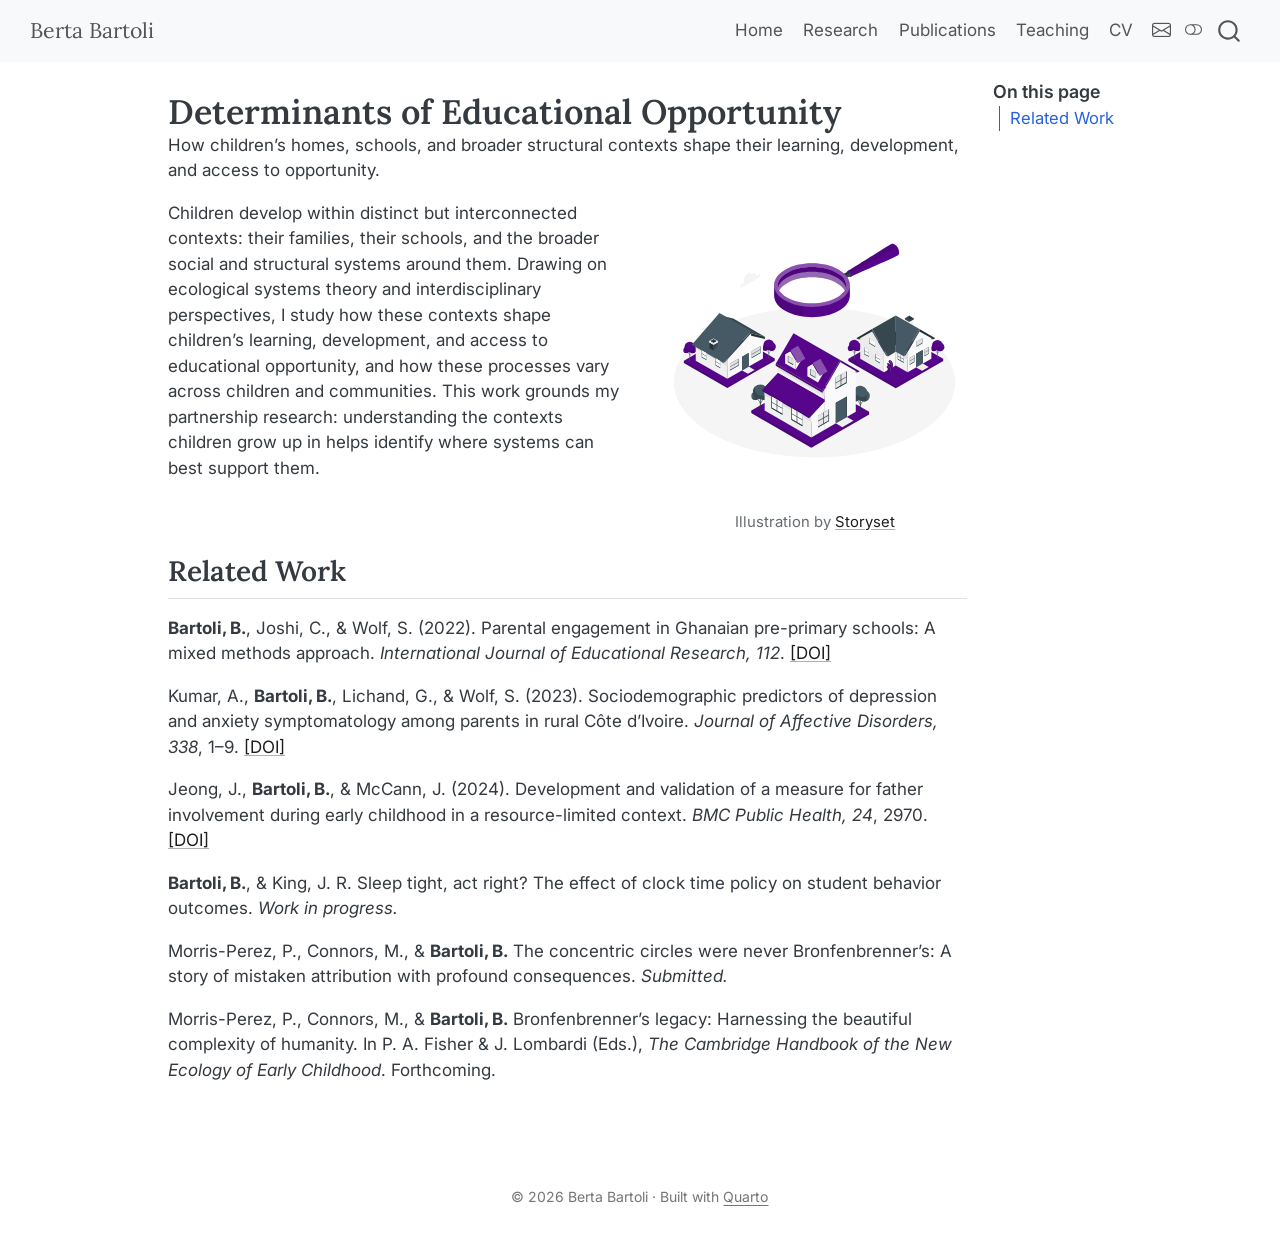
<file: research/determinants.html>
<!DOCTYPE html>
<html xmlns="http://www.w3.org/1999/xhtml" lang="en" xml:lang="en"><head>

<meta charset="utf-8">
<meta name="generator" content="quarto-1.10.18">

<meta name="viewport" content="width=device-width, initial-scale=1.0, user-scalable=yes">

<meta name="description" content="How children’s homes, schools, and broader structural contexts shape their learning, development, and access to opportunity.">

<title>Determinants of Educational Opportunity – Berta Bartoli</title>
<style>
/* Default styles provided by pandoc.
** See https://pandoc.org/MANUAL.html#variables-for-html for config info.
*/
span.smallcaps{font-variant: small-caps;}
div.columns{display: flex; gap: 1.5em;}
div.column{flex: auto;}
@media screen {
div.columns{gap: min(4vw, 1.5em);}
div.column{overflow-x: auto;}
}
div.hanging-indent{margin-left: 1.5em; text-indent: -1.5em;}
ul.task-list{list-style: none;}
ul.task-list li input[type="checkbox"] {
  width: 0.8em;
  margin: 0 0.8em 0.2em -1em; /* quarto-specific, see https://github.com/quarto-dev/quarto-cli/issues/4556 */ 
  vertical-align: middle;
}
</style>


<script src="../site_libs/quarto-nav/quarto-nav.js"></script>
<script src="../site_libs/quarto-nav/headroom.min.js"></script>
<script src="../site_libs/clipboard/clipboard.min.js"></script>
<script src="../site_libs/quarto-search/autocomplete.umd.js"></script>
<script src="../site_libs/quarto-search/fuse.min.js"></script>
<script src="../site_libs/quarto-search/quarto-search.js"></script>
<meta name="quarto:offset" content="../">
<script src="../site_libs/quarto-html/quarto.js" type="module"></script>
<script src="../site_libs/quarto-html/tabsets/tabsets.js" type="module"></script>
<script src="../site_libs/quarto-html/popper.min.js"></script>
<script src="../site_libs/quarto-html/tippy.umd.min.js"></script>
<script src="../site_libs/quarto-html/anchor.min.js"></script>
<link href="../site_libs/quarto-html/tippy.css" rel="stylesheet">
<link href="../site_libs/quarto-html/quarto-syntax-highlighting-64a204ab8560d761af7679ceaba22944.css" rel="stylesheet" class="quarto-color-scheme" id="quarto-text-highlighting-styles">
<link href="../site_libs/quarto-html/quarto-syntax-highlighting-dark-b85bc7c33db8c58e0ec93c3465666fed.css" rel="stylesheet" class="quarto-color-scheme quarto-color-alternate" id="quarto-text-highlighting-styles">
<link href="../site_libs/quarto-html/quarto-syntax-highlighting-64a204ab8560d761af7679ceaba22944.css" rel="stylesheet" class="quarto-color-scheme-extra" id="quarto-text-highlighting-styles">
<script src="../site_libs/bootstrap/bootstrap.min.js"></script>
<link href="../site_libs/bootstrap/bootstrap-icons.css" rel="stylesheet">
<link href="../site_libs/bootstrap/bootstrap-3e2996b0e705c8e2cfc0c2d789230fe7.min.css" rel="stylesheet" append-hash="true" class="quarto-color-scheme" id="quarto-bootstrap" data-mode="light">
<link href="../site_libs/bootstrap/bootstrap-dark-5f73b5ba2a73597c977d6b0697652a24.min.css" rel="stylesheet" append-hash="true" class="quarto-color-scheme quarto-color-alternate" id="quarto-bootstrap" data-mode="dark">
<link href="../site_libs/bootstrap/bootstrap-3e2996b0e705c8e2cfc0c2d789230fe7.min.css" rel="stylesheet" append-hash="true" class="quarto-color-scheme-extra" id="quarto-bootstrap" data-mode="light">
<script id="quarto-search-options" type="application/json">{
  "location": "navbar",
  "copy-button": false,
  "collapse-after": 3,
  "panel-placement": "end",
  "type": "overlay",
  "limit": 50,
  "keyboard-shortcut": [
    "f",
    "/",
    "s"
  ],
  "show-item-context": false,
  "language": {
    "search-no-results-text": "No results",
    "search-matching-documents-text": "matching documents",
    "search-copy-link-title": "Copy link to search",
    "search-hide-matches-text": "Hide additional matches",
    "search-more-match-text": "more match in this document",
    "search-more-matches-text": "more matches in this document",
    "search-clear-button-title": "Clear",
    "search-text-placeholder": "",
    "search-detached-cancel-button-title": "Cancel",
    "search-submit-button-title": "Submit",
    "search-label": "Search"
  }
}</script>


<link rel="stylesheet" href="../styles.css">
<meta property="og:title" content="Determinants of Educational Opportunity – Berta Bartoli">
<meta property="og:description" content="How children’s homes, schools, and broader structural contexts shape their learning, development, and access to opportunity.">
<meta property="og:image" content="https://bertabartoli.com/research/images/houses.png">
<meta property="og:site_name" content="Berta Bartoli">
<meta property="og:image:height" content="2000">
<meta property="og:image:width" content="2000">
<meta name="twitter:title" content="Determinants of Educational Opportunity – Berta Bartoli">
<meta name="twitter:description" content="How children’s homes, schools, and broader structural contexts shape their learning, development, and access to opportunity.">
<meta name="twitter:image" content="https://bertabartoli.com/research/images/houses.png">
<meta name="twitter:image-height" content="2000">
<meta name="twitter:image-width" content="2000">
<meta name="twitter:card" content="summary_large_image">
<link rel="canonical" href="https://bertabartoli.com/research/determinants.html">
</head>

<body class="nav-fixed quarto-light"><script id="quarto-html-before-body" type="application/javascript">
    const toggleBodyColorMode = (bsSheetEl) => {
      const mode = bsSheetEl.getAttribute("data-mode");
      const bodyEl = window.document.querySelector("body");
      if (mode === "dark") {
        bodyEl.classList.add("quarto-dark");
        bodyEl.classList.remove("quarto-light");
      } else {
        bodyEl.classList.add("quarto-light");
        bodyEl.classList.remove("quarto-dark");
      }
    }
    const toggleBodyColorPrimary = () => {
      const bsSheetEl = window.document.querySelector("link#quarto-bootstrap:not([rel=disabled-stylesheet])");
      if (bsSheetEl) {
        toggleBodyColorMode(bsSheetEl);
      }
    }
    const setColorSchemeToggle = (alternate) => {
      const toggles = window.document.querySelectorAll('.quarto-color-scheme-toggle');
      for (let i=0; i < toggles.length; i++) {
        const toggle = toggles[i];
        if (toggle) {
          if (alternate) {
            toggle.classList.add("alternate");
          } else {
            toggle.classList.remove("alternate");
          }
        }
      }
    };
    const toggleColorMode = (alternate) => {
      // Switch the stylesheets
      const primaryStylesheets = window.document.querySelectorAll('link.quarto-color-scheme:not(.quarto-color-alternate)');
      const alternateStylesheets = window.document.querySelectorAll('link.quarto-color-scheme.quarto-color-alternate');
      manageTransitions('#quarto-margin-sidebar .nav-link', false);
      if (alternate) {
        // note: dark is layered on light, we don't disable primary!
        enableStylesheet(alternateStylesheets);
        for (const sheetNode of alternateStylesheets) {
          if (sheetNode.id === "quarto-bootstrap") {
            toggleBodyColorMode(sheetNode);
          }
        }
      } else {
        disableStylesheet(alternateStylesheets);
        enableStylesheet(primaryStylesheets)
        toggleBodyColorPrimary();
      }
      manageTransitions('#quarto-margin-sidebar .nav-link', true);
      // Switch the toggles
      setColorSchemeToggle(alternate)
      // Hack to workaround the fact that safari doesn't
      // properly recolor the scrollbar when toggling (#1455)
      if (navigator.userAgent.indexOf('Safari') > 0 && navigator.userAgent.indexOf('Chrome') == -1) {
        manageTransitions("body", false);
        window.scrollTo(0, 1);
        setTimeout(() => {
          window.scrollTo(0, 0);
          manageTransitions("body", true);
        }, 40);
      }
    }
    const disableStylesheet = (stylesheets) => {
      for (let i=0; i < stylesheets.length; i++) {
        const stylesheet = stylesheets[i];
        stylesheet.rel = 'disabled-stylesheet';
      }
    }
    const enableStylesheet = (stylesheets) => {
      for (let i=0; i < stylesheets.length; i++) {
        const stylesheet = stylesheets[i];
        if(stylesheet.rel !== 'stylesheet') { // for Chrome, which will still FOUC without this check
          stylesheet.rel = 'stylesheet';
        }
      }
    }
    const manageTransitions = (selector, allowTransitions) => {
      const els = window.document.querySelectorAll(selector);
      for (let i=0; i < els.length; i++) {
        const el = els[i];
        if (allowTransitions) {
          el.classList.remove('notransition');
        } else {
          el.classList.add('notransition');
        }
      }
    }
    const isFileUrl = () => {
      return window.location.protocol === 'file:';
    }
    const hasAlternateSentinel = () => {
      let styleSentinel = getColorSchemeSentinel();
      if (styleSentinel !== null) {
        return styleSentinel === "alternate";
      } else {
        return false;
      }
    }
    const setStyleSentinel = (alternate) => {
      const value = alternate ? "alternate" : "default";
      if (!isFileUrl()) {
        window.localStorage.setItem("quarto-color-scheme", value);
      } else {
        localAlternateSentinel = value;
      }
    }
    const getColorSchemeSentinel = () => {
      if (!isFileUrl()) {
        const storageValue = window.localStorage.getItem("quarto-color-scheme");
        return storageValue != null ? storageValue : localAlternateSentinel;
      } else {
        return localAlternateSentinel;
      }
    }
    const toggleGiscusIfUsed = (isAlternate, darkModeDefault) => {
      const baseTheme = document.querySelector('#giscus-base-theme')?.value ?? 'light';
      const alternateTheme = document.querySelector('#giscus-alt-theme')?.value ?? 'dark';
      let newTheme = '';
      if(authorPrefersDark) {
        newTheme = isAlternate ? baseTheme : alternateTheme;
      } else {
        newTheme = isAlternate ? alternateTheme : baseTheme;
      }
      const changeGiscusTheme = () => {
        // From: https://github.com/giscus/giscus/issues/336
        const sendMessage = (message) => {
          const iframe = document.querySelector('iframe.giscus-frame');
          if (!iframe) return;
          iframe.contentWindow.postMessage({ giscus: message }, 'https://giscus.app');
        }
        sendMessage({
          setConfig: {
            theme: newTheme
          }
        });
      }
      const isGiscussLoaded = window.document.querySelector('iframe.giscus-frame') !== null;
      if (isGiscussLoaded) {
        changeGiscusTheme();
      }
    };
    const authorPrefersDark = false;
    const darkModeDefault = authorPrefersDark;
      document.querySelector('link#quarto-text-highlighting-styles.quarto-color-scheme-extra').rel = 'disabled-stylesheet';
      document.querySelector('link#quarto-bootstrap.quarto-color-scheme-extra').rel = 'disabled-stylesheet';
    let localAlternateSentinel = darkModeDefault ? 'alternate' : 'default';
    // Dark / light mode switch
    window.quartoToggleColorScheme = () => {
      // Read the current dark / light value
      let toAlternate = !hasAlternateSentinel();
      toggleColorMode(toAlternate);
      setStyleSentinel(toAlternate);
      toggleGiscusIfUsed(toAlternate, darkModeDefault);
      window.dispatchEvent(new Event('resize'));
    };
    // Switch to dark mode if need be
    if (hasAlternateSentinel()) {
      toggleColorMode(true);
    } else {
      toggleColorMode(false);
    }
  </script>

<div id="quarto-search-results"></div>
  <header id="quarto-header" class="headroom fixed-top">
    <nav class="navbar navbar-expand-lg " data-bs-theme="dark">
      <div class="navbar-container container-fluid">
      <div class="navbar-brand-container mx-auto">
    <a class="navbar-brand" href="../index.html">
    <span class="navbar-title">Berta Bartoli</span>
    </a>
  </div>
            <div id="quarto-search" class="" title="Search"></div>
          <button class="navbar-toggler" type="button" data-bs-toggle="collapse" data-bs-target="#navbarCollapse" aria-controls="navbarCollapse" role="menu" aria-expanded="false" aria-label="Toggle navigation" onclick="if (window.quartoToggleHeadroom) { window.quartoToggleHeadroom(); }">
  <span class="navbar-toggler-icon"></span>
</button>
          <div class="collapse navbar-collapse" id="navbarCollapse">
            <ul class="navbar-nav navbar-nav-scroll ms-auto">
  <li class="nav-item">
    <a class="nav-link" href="../index.html"> 
<span class="menu-text">Home</span></a>
  </li>  
  <li class="nav-item">
    <a class="nav-link" href="../research.html"> 
<span class="menu-text">Research</span></a>
  </li>  
  <li class="nav-item">
    <a class="nav-link" href="../publications.html"> 
<span class="menu-text">Publications</span></a>
  </li>  
  <li class="nav-item">
    <a class="nav-link" href="../teaching.html"> 
<span class="menu-text">Teaching</span></a>
  </li>  
  <li class="nav-item">
    <a class="nav-link" href="../cv.html"> 
<span class="menu-text">CV</span></a>
  </li>  
  <li class="nav-item compact">
    <a class="nav-link" href="mailto:berta.bartoli@nyu.edu"> <i class="bi bi-envelope" role="img">
</i> 
<span class="menu-text"></span></a>
  </li>  
</ul>
          </div> <!-- /navcollapse -->
            <div class="quarto-navbar-tools">
  <a href="" class="quarto-color-scheme-toggle quarto-navigation-tool  px-1" onclick="window.quartoToggleColorScheme(); return false;" title="Toggle dark mode"><i class="bi"></i></a>
</div>
      </div> <!-- /container-fluid -->
    </nav>
</header>
<!-- content -->
<div id="quarto-content" class="quarto-container page-columns page-rows-contents page-layout-article page-navbar">
<!-- sidebar -->
<!-- margin-sidebar -->
    <div id="quarto-margin-sidebar" class="sidebar margin-sidebar">
        <nav id="TOC" role="doc-toc" class="toc-active">
    <h2 id="toc-title">On this page</h2>
   
  <ul>
  <li><a href="#related-work" id="toc-related-work" class="nav-link active" data-scroll-target="#related-work">Related Work</a></li>
  </ul>
</nav>
    </div>
<!-- main -->
<main class="content" id="quarto-document-content">


<header id="title-block-header" class="quarto-title-block default">
<div class="quarto-title">
<h1 class="title">Determinants of Educational Opportunity</h1>
</div>

<div>
  <div class="description">
    How children’s homes, schools, and broader structural contexts shape their learning, development, and access to opportunity.
  </div>
</div>


<div class="quarto-title-meta">

    
  
    
  </div>
  


</header>


<div class="page-illustration">
<p><img src="images/house-searching.svg" class="img-fluid" alt="Illustration of three houses with a magnifying glass"></p>
<p><span class="small text-muted">Illustration by <a href="https://storyset.com/">Storyset</a></span></p>
</div>
<p>Children develop within distinct but interconnected contexts: their families, their schools, and the broader social and structural systems around them. Drawing on ecological systems theory and interdisciplinary perspectives, I study how these contexts shape children’s learning, development, and access to educational opportunity, and how these processes vary across children and communities. This work grounds my partnership research: understanding the contexts children grow up in helps identify where systems can best support them.</p>
<section id="related-work" class="level2">
<h2 class="anchored" data-anchor-id="related-work">Related Work</h2>
<p><strong>Bartoli, B.</strong>, Joshi, C., &amp; Wolf, S. (2022). Parental engagement in Ghanaian pre-primary schools: A mixed methods approach. <em>International Journal of Educational Research, 112</em>. <a href="https://doi.org/10.1016/j.ijer.2022.101926">[DOI]</a></p>
<p>Kumar, A., <strong>Bartoli, B.</strong>, Lichand, G., &amp; Wolf, S. (2023). Sociodemographic predictors of depression and anxiety symptomatology among parents in rural Côte d’Ivoire. <em>Journal of Affective Disorders, 338</em>, 1–9. <a href="https://doi.org/10.1016/j.jad.2023.05.060">[DOI]</a></p>
<p>Jeong, J., <strong>Bartoli, B.</strong>, &amp; McCann, J. (2024). Development and validation of a measure for father involvement during early childhood in a resource-limited context. <em>BMC Public Health, 24</em>, 2970. <a href="https://doi.org/10.1186/s12889-024-20344-9">[DOI]</a></p>
<p><strong>Bartoli, B.</strong>, &amp; King, J. R. Sleep tight, act right? The effect of clock time policy on student behavior outcomes. <em>Work in progress.</em></p>
<p>Morris-Perez, P., Connors, M., &amp; <strong>Bartoli, B.</strong> The concentric circles were never Bronfenbrenner’s: A story of mistaken attribution with profound consequences. <em>Submitted.</em></p>
<p>Morris-Perez, P., Connors, M., &amp; <strong>Bartoli, B.</strong> Bronfenbrenner’s legacy: Harnessing the beautiful complexity of humanity. In P. A. Fisher &amp; J. Lombardi (Eds.), <em>The Cambridge Handbook of the New Ecology of Early Childhood</em>. Forthcoming.</p>


</section>

</main> <!-- /main -->
<script id="quarto-html-after-body" type="application/javascript">
  window.document.addEventListener("DOMContentLoaded", function (event) {
    // Ensure there is a toggle, if there isn't float one in the top right
    if (window.document.querySelector('.quarto-color-scheme-toggle') === null) {
      const a = window.document.createElement('a');
      a.classList.add('top-right');
      a.classList.add('quarto-color-scheme-toggle');
      a.href = "";
      a.onclick = function() { try { window.quartoToggleColorScheme(); } catch {} return false; };
      const i = window.document.createElement("i");
      i.classList.add('bi');
      a.appendChild(i);
      window.document.body.appendChild(a);
    }
    setColorSchemeToggle(hasAlternateSentinel())
    const icon = "";
    const anchorJS = new window.AnchorJS();
    anchorJS.options = {
      placement: 'right',
      icon: icon
    };
    anchorJS.add('.anchored');
    const isCodeAnnotation = (el) => {
      for (const clz of el.classList) {
        if (clz.startsWith('code-annotation-')) {                     
          return true;
        }
      }
      return false;
    }
    const onCopySuccess = function(e) {
      // button target
      const button = e.trigger;
      // don't keep focus
      button.blur();
      // flash "checked"
      button.classList.add('code-copy-button-checked');
      var currentTitle = button.getAttribute("title");
      button.setAttribute("title", "Copied!");
      let tooltip;
      if (window.bootstrap) {
        button.setAttribute("data-bs-toggle", "tooltip");
        button.setAttribute("data-bs-placement", "left");
        button.setAttribute("data-bs-title", "Copied!");
        tooltip = new bootstrap.Tooltip(button, 
          { trigger: "manual", 
            customClass: "code-copy-button-tooltip",
            offset: [0, -8]});
        tooltip.show();    
      }
      setTimeout(function() {
        if (tooltip) {
          tooltip.hide();
          button.removeAttribute("data-bs-title");
          button.removeAttribute("data-bs-toggle");
          button.removeAttribute("data-bs-placement");
        }
        button.setAttribute("title", currentTitle);
        button.classList.remove('code-copy-button-checked');
      }, 1000);
      // clear code selection
      e.clearSelection();
    }
    const getTextToCopy = function(trigger) {
      const outerScaffold = trigger.parentElement.cloneNode(true);
      const codeEl = outerScaffold.querySelector('code');
      for (const childEl of codeEl.children) {
        if (isCodeAnnotation(childEl)) {
          childEl.remove();
        }
      }
      return codeEl.innerText;
    }
    const clipboard = new window.ClipboardJS('.code-copy-button:not([data-in-quarto-modal])', {
      text: getTextToCopy
    });
    clipboard.on('success', onCopySuccess);
    if (window.document.getElementById('quarto-embedded-source-code-modal')) {
      const clipboardModal = new window.ClipboardJS('.code-copy-button[data-in-quarto-modal]', {
        text: getTextToCopy,
        container: window.document.getElementById('quarto-embedded-source-code-modal')
      });
      clipboardModal.on('success', onCopySuccess);
    }
      var localhostRegex = new RegExp(/^(?:http|https):\/\/localhost\:?[0-9]*\//);
      var mailtoRegex = new RegExp(/^mailto:/);
        var filterRegex = new RegExp("https:\/\/bertabartoli\.com");
      var isInternal = (href) => {
          return filterRegex.test(href) || localhostRegex.test(href) || mailtoRegex.test(href);
      }
      // Inspect non-navigation links and adorn them if external
     var links = window.document.querySelectorAll('a[href]:not(.nav-link):not(.navbar-brand):not(.toc-action):not(.sidebar-link):not(.sidebar-item-toggle):not(.pagination-link):not(.no-external):not([aria-hidden]):not(.dropdown-item):not(.quarto-navigation-tool):not(.about-link)');
      for (var i=0; i<links.length; i++) {
        const link = links[i];
        if (!isInternal(link.href)) {
          // undo the damage that might have been done by quarto-nav.js in the case of
          // links that we want to consider external
          if (link.dataset.originalHref !== undefined) {
            link.href = link.dataset.originalHref;
          }
        }
      }
    function tippyHover(el, contentFn, onTriggerFn, onUntriggerFn) {
      const config = {
        allowHTML: true,
        maxWidth: 500,
        delay: 100,
        arrow: false,
        appendTo: function(el) {
            return el.parentElement;
        },
        interactive: true,
        interactiveBorder: 10,
        theme: 'quarto',
        placement: 'bottom-start',
      };
      if (contentFn) {
        config.content = contentFn;
      }
      if (onTriggerFn) {
        config.onTrigger = onTriggerFn;
      }
      if (onUntriggerFn) {
        config.onUntrigger = onUntriggerFn;
      }
      window.tippy(el, config); 
    }
    const noterefs = window.document.querySelectorAll('a[role="doc-noteref"]');
    for (var i=0; i<noterefs.length; i++) {
      const ref = noterefs[i];
      tippyHover(ref, function() {
        // use id or data attribute instead here
        let href = ref.getAttribute('data-footnote-href') || ref.getAttribute('href');
        try { href = new URL(href).hash; } catch {}
        const id = href.replace(/^#\/?/, "");
        const note = window.document.getElementById(id);
        if (note) {
          return note.innerHTML;
        } else {
          return "";
        }
      });
    }
    const xrefs = window.document.querySelectorAll('a.quarto-xref');
    const processXRef = (id, note) => {
      // Strip column container classes
      const stripColumnClz = (el) => {
        el.classList.remove("page-full", "page-columns");
        if (el.children) {
          for (const child of el.children) {
            stripColumnClz(child);
          }
        }
      }
      stripColumnClz(note)
      if (id === null || id.startsWith('sec-')) {
        // Special case sections, only their first couple elements
        const container = document.createElement("div");
        if (note.children && note.children.length > 2) {
          container.appendChild(note.children[0].cloneNode(true));
          for (let i = 1; i < note.children.length; i++) {
            const child = note.children[i];
            if (child.tagName === "P" && child.innerText === "") {
              continue;
            } else {
              container.appendChild(child.cloneNode(true));
              break;
            }
          }
          if (window.Quarto?.typesetMath) {
            window.Quarto.typesetMath(container);
          }
          return container.innerHTML
        } else {
          if (window.Quarto?.typesetMath) {
            window.Quarto.typesetMath(note);
          }
          return note.innerHTML;
        }
      } else {
        // Remove any anchor links if they are present
        const anchorLink = note.querySelector('a.anchorjs-link');
        if (anchorLink) {
          anchorLink.remove();
        }
        if (window.Quarto?.typesetMath) {
          window.Quarto.typesetMath(note);
        }
        if (note.classList.contains("callout")) {
          return note.outerHTML;
        } else {
          return note.innerHTML;
        }
      }
    }
    for (var i=0; i<xrefs.length; i++) {
      const xref = xrefs[i];
      tippyHover(xref, undefined, function(instance) {
        instance.disable();
        let url = xref.getAttribute('href');
        let hash = undefined; 
        if (url.startsWith('#')) {
          hash = url;
        } else {
          try { hash = new URL(url).hash; } catch {}
        }
        if (hash) {
          const id = hash.replace(/^#\/?/, "");
          const note = window.document.getElementById(id);
          if (note !== null) {
            try {
              const html = processXRef(id, note.cloneNode(true));
              instance.setContent(html);
            } finally {
              instance.enable();
              instance.show();
            }
          } else {
            // See if we can fetch this
            fetch(url.split('#')[0])
            .then(res => res.text())
            .then(html => {
              const parser = new DOMParser();
              const htmlDoc = parser.parseFromString(html, "text/html");
              const note = htmlDoc.getElementById(id);
              if (note !== null) {
                const html = processXRef(id, note);
                instance.setContent(html);
              } 
            }).finally(() => {
              instance.enable();
              instance.show();
            });
          }
        } else {
          // See if we can fetch a full url (with no hash to target)
          // This is a special case and we should probably do some content thinning / targeting
          fetch(url)
          .then(res => res.text())
          .then(html => {
            const parser = new DOMParser();
            const htmlDoc = parser.parseFromString(html, "text/html");
            const note = htmlDoc.querySelector('main.content');
            if (note !== null) {
              // This should only happen for chapter cross references
              // (since there is no id in the URL)
              // remove the first header
              if (note.children.length > 0 && note.children[0].tagName === "HEADER") {
                note.children[0].remove();
              }
              const html = processXRef(null, note);
              instance.setContent(html);
            } 
          }).finally(() => {
            instance.enable();
            instance.show();
          });
        }
      }, function(instance) {
      });
    }
        let selectedAnnoteEl;
        const selectorForAnnotation = ( cell, annotation) => {
          let cellAttr = 'data-code-cell="' + cell + '"';
          let lineAttr = 'data-code-annotation="' +  annotation + '"';
          const selector = 'span[' + cellAttr + '][' + lineAttr + ']';
          return selector;
        }
        const selectCodeLines = (annoteEl) => {
          const doc = window.document;
          const targetCell = annoteEl.getAttribute("data-target-cell");
          const targetAnnotation = annoteEl.getAttribute("data-target-annotation");
          const annoteSpan = window.document.querySelector(selectorForAnnotation(targetCell, targetAnnotation));
          const lines = annoteSpan.getAttribute("data-code-lines").split(",");
          const lineIds = lines.map((line) => {
            return targetCell + "-" + line;
          })
          let top = null;
          let height = null;
          let parent = null;
          if (lineIds.length > 0) {
              //compute the position of the single el (top and bottom and make a div)
              const el = window.document.getElementById(lineIds[0]);
              top = el.offsetTop;
              height = el.offsetHeight;
              parent = el.parentElement.parentElement;
            if (lineIds.length > 1) {
              const lastEl = window.document.getElementById(lineIds[lineIds.length - 1]);
              const bottom = lastEl.offsetTop + lastEl.offsetHeight;
              height = bottom - top;
            }
            if (top !== null && height !== null && parent !== null) {
              // cook up a div (if necessary) and position it 
              let div = window.document.getElementById("code-annotation-line-highlight");
              if (div === null) {
                div = window.document.createElement("div");
                div.setAttribute("id", "code-annotation-line-highlight");
                div.style.position = 'absolute';
                parent.appendChild(div);
              }
              div.style.top = top - 2 + "px";
              div.style.height = height + 4 + "px";
              div.style.left = 0;
              let gutterDiv = window.document.getElementById("code-annotation-line-highlight-gutter");
              if (gutterDiv === null) {
                gutterDiv = window.document.createElement("div");
                gutterDiv.setAttribute("id", "code-annotation-line-highlight-gutter");
                gutterDiv.style.position = 'absolute';
                const codeCell = window.document.getElementById(targetCell);
                const gutter = codeCell.querySelector('.code-annotation-gutter');
                gutter.appendChild(gutterDiv);
              }
              gutterDiv.style.top = top - 2 + "px";
              gutterDiv.style.height = height + 4 + "px";
            }
            selectedAnnoteEl = annoteEl;
          }
        };
        const unselectCodeLines = () => {
          const elementsIds = ["code-annotation-line-highlight", "code-annotation-line-highlight-gutter"];
          elementsIds.forEach((elId) => {
            const div = window.document.getElementById(elId);
            if (div) {
              div.remove();
            }
          });
          selectedAnnoteEl = undefined;
        };
          // Handle positioning of the toggle
      window.addEventListener(
        "resize",
        throttle(() => {
          elRect = undefined;
          if (selectedAnnoteEl) {
            selectCodeLines(selectedAnnoteEl);
          }
        }, 10)
      );
      function throttle(fn, ms) {
      let throttle = false;
      let timer;
        return (...args) => {
          if(!throttle) { // first call gets through
              fn.apply(this, args);
              throttle = true;
          } else { // all the others get throttled
              if(timer) clearTimeout(timer); // cancel #2
              timer = setTimeout(() => {
                fn.apply(this, args);
                timer = throttle = false;
              }, ms);
          }
        };
      }
        // Attach click handler to the DT
        const annoteDls = window.document.querySelectorAll('dt[data-target-cell]');
        for (const annoteDlNode of annoteDls) {
          annoteDlNode.addEventListener('click', (event) => {
            const clickedEl = event.target;
            if (clickedEl !== selectedAnnoteEl) {
              unselectCodeLines();
              const activeEl = window.document.querySelector('dt[data-target-cell].code-annotation-active');
              if (activeEl) {
                activeEl.classList.remove('code-annotation-active');
              }
              selectCodeLines(clickedEl);
              clickedEl.classList.add('code-annotation-active');
            } else {
              // Unselect the line
              unselectCodeLines();
              clickedEl.classList.remove('code-annotation-active');
            }
          });
        }
    const findCites = (el) => {
      const parentEl = el.parentElement;
      if (parentEl) {
        const cites = parentEl.dataset.cites;
        if (cites) {
          return {
            el,
            cites: cites.split(' ')
          };
        } else {
          return findCites(el.parentElement)
        }
      } else {
        return undefined;
      }
    };
    var bibliorefs = window.document.querySelectorAll('a[role="doc-biblioref"]');
    for (var i=0; i<bibliorefs.length; i++) {
      const ref = bibliorefs[i];
      const citeInfo = findCites(ref);
      if (citeInfo) {
        tippyHover(citeInfo.el, function() {
          var popup = window.document.createElement('div');
          citeInfo.cites.forEach(function(cite) {
            var citeDiv = window.document.createElement('div');
            citeDiv.classList.add('hanging-indent');
            citeDiv.classList.add('csl-entry');
            var biblioDiv = window.document.getElementById('ref-' + cite);
            if (biblioDiv) {
              citeDiv.innerHTML = biblioDiv.innerHTML;
            }
            popup.appendChild(citeDiv);
          });
          return popup.innerHTML;
        });
      }
    }
  });
  </script>
</div> <!-- /content -->
<footer class="footer">
  <div class="nav-footer">
    <div class="nav-footer-left">
      &nbsp;
    </div>   
    <div class="nav-footer-center">
<p>© 2026 Berta Bartoli · Built with <a href="https://quarto.org">Quarto</a></p>
</div>
    <div class="nav-footer-right">
      &nbsp;
    </div>
  </div>
</footer>




</body></html>
</file>
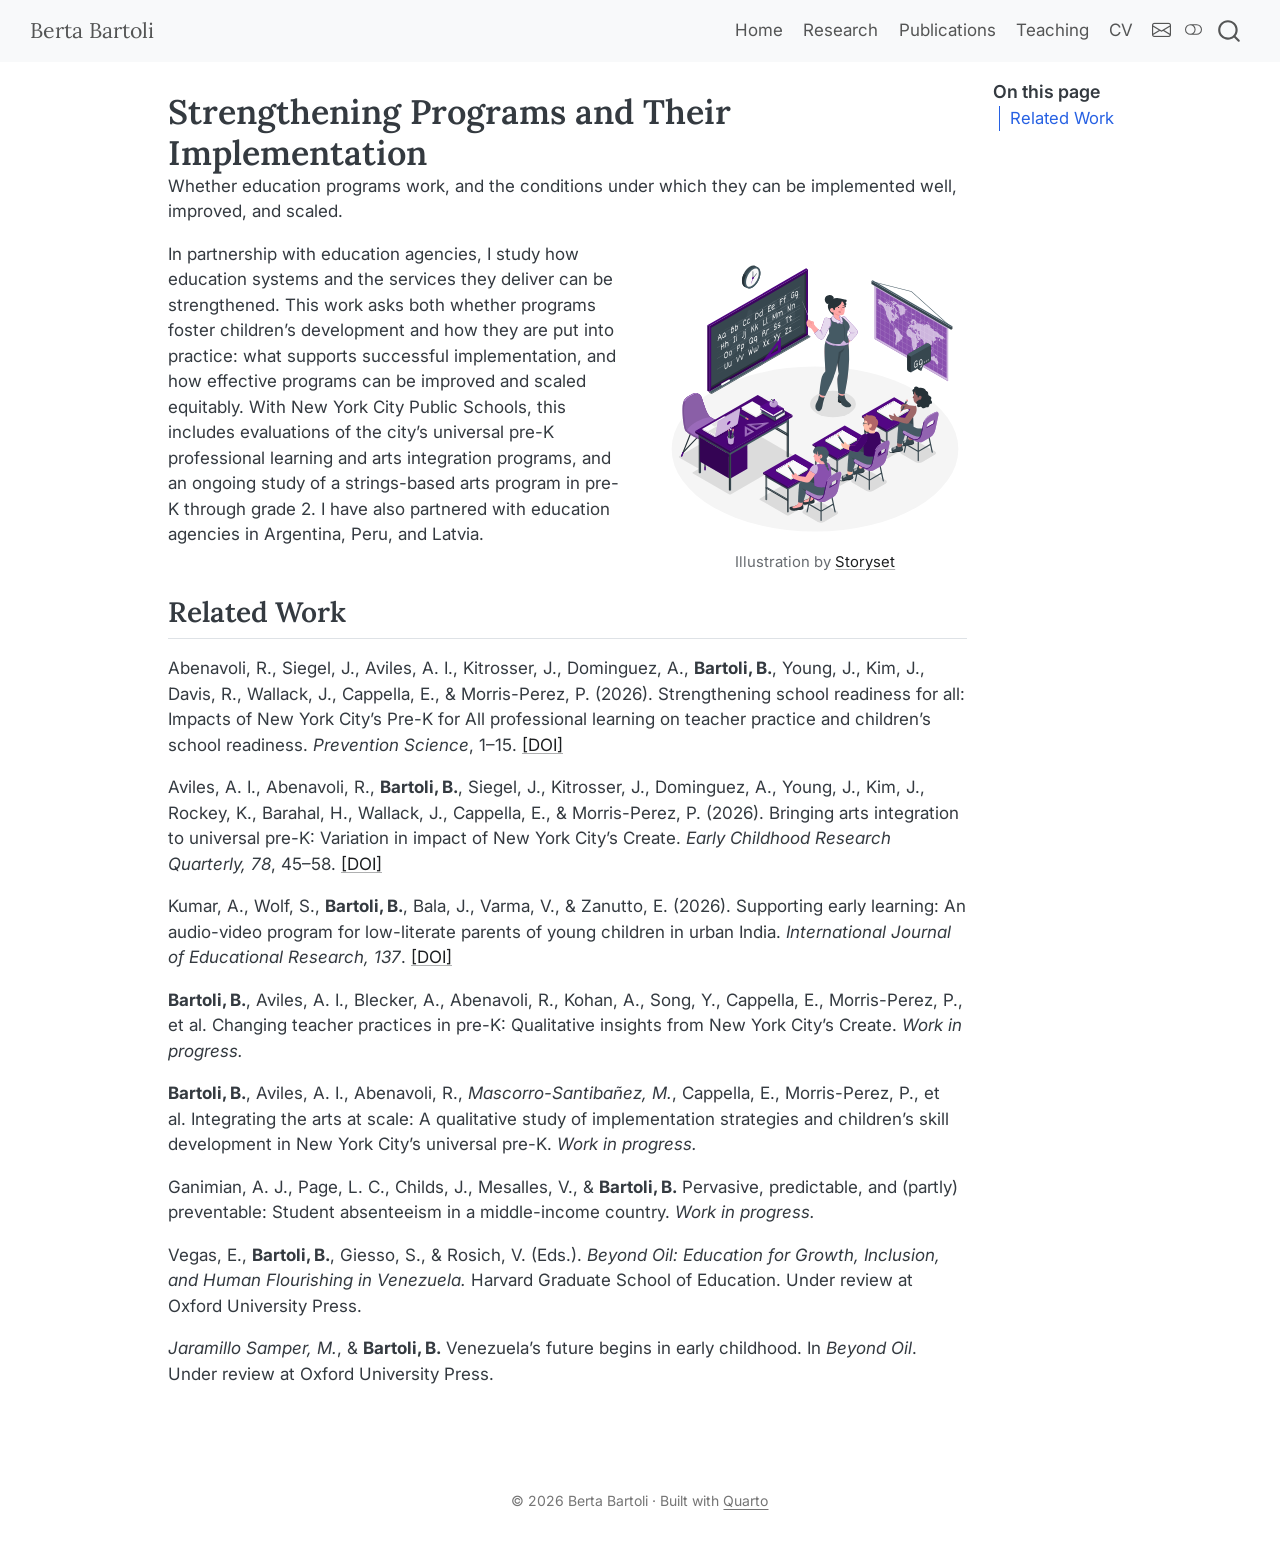
<file: research/programs.html>
<!DOCTYPE html>
<html xmlns="http://www.w3.org/1999/xhtml" lang="en" xml:lang="en"><head>

<meta charset="utf-8">
<meta name="generator" content="quarto-1.10.18">

<meta name="viewport" content="width=device-width, initial-scale=1.0, user-scalable=yes">

<meta name="description" content="Whether education programs work, and the conditions under which they can be implemented well, improved, and scaled.">

<title>Strengthening Programs and Their Implementation – Berta Bartoli</title>
<style>
/* Default styles provided by pandoc.
** See https://pandoc.org/MANUAL.html#variables-for-html for config info.
*/
span.smallcaps{font-variant: small-caps;}
div.columns{display: flex; gap: 1.5em;}
div.column{flex: auto;}
@media screen {
div.columns{gap: min(4vw, 1.5em);}
div.column{overflow-x: auto;}
}
div.hanging-indent{margin-left: 1.5em; text-indent: -1.5em;}
ul.task-list{list-style: none;}
ul.task-list li input[type="checkbox"] {
  width: 0.8em;
  margin: 0 0.8em 0.2em -1em; /* quarto-specific, see https://github.com/quarto-dev/quarto-cli/issues/4556 */ 
  vertical-align: middle;
}
</style>


<script src="../site_libs/quarto-nav/quarto-nav.js"></script>
<script src="../site_libs/quarto-nav/headroom.min.js"></script>
<script src="../site_libs/clipboard/clipboard.min.js"></script>
<script src="../site_libs/quarto-search/autocomplete.umd.js"></script>
<script src="../site_libs/quarto-search/fuse.min.js"></script>
<script src="../site_libs/quarto-search/quarto-search.js"></script>
<meta name="quarto:offset" content="../">
<script src="../site_libs/quarto-html/quarto.js" type="module"></script>
<script src="../site_libs/quarto-html/tabsets/tabsets.js" type="module"></script>
<script src="../site_libs/quarto-html/popper.min.js"></script>
<script src="../site_libs/quarto-html/tippy.umd.min.js"></script>
<script src="../site_libs/quarto-html/anchor.min.js"></script>
<link href="../site_libs/quarto-html/tippy.css" rel="stylesheet">
<link href="../site_libs/quarto-html/quarto-syntax-highlighting-64a204ab8560d761af7679ceaba22944.css" rel="stylesheet" class="quarto-color-scheme" id="quarto-text-highlighting-styles">
<link href="../site_libs/quarto-html/quarto-syntax-highlighting-dark-b85bc7c33db8c58e0ec93c3465666fed.css" rel="stylesheet" class="quarto-color-scheme quarto-color-alternate" id="quarto-text-highlighting-styles">
<link href="../site_libs/quarto-html/quarto-syntax-highlighting-64a204ab8560d761af7679ceaba22944.css" rel="stylesheet" class="quarto-color-scheme-extra" id="quarto-text-highlighting-styles">
<script src="../site_libs/bootstrap/bootstrap.min.js"></script>
<link href="../site_libs/bootstrap/bootstrap-icons.css" rel="stylesheet">
<link href="../site_libs/bootstrap/bootstrap-3e2996b0e705c8e2cfc0c2d789230fe7.min.css" rel="stylesheet" append-hash="true" class="quarto-color-scheme" id="quarto-bootstrap" data-mode="light">
<link href="../site_libs/bootstrap/bootstrap-dark-5f73b5ba2a73597c977d6b0697652a24.min.css" rel="stylesheet" append-hash="true" class="quarto-color-scheme quarto-color-alternate" id="quarto-bootstrap" data-mode="dark">
<link href="../site_libs/bootstrap/bootstrap-3e2996b0e705c8e2cfc0c2d789230fe7.min.css" rel="stylesheet" append-hash="true" class="quarto-color-scheme-extra" id="quarto-bootstrap" data-mode="light">
<script id="quarto-search-options" type="application/json">{
  "location": "navbar",
  "copy-button": false,
  "collapse-after": 3,
  "panel-placement": "end",
  "type": "overlay",
  "limit": 50,
  "keyboard-shortcut": [
    "f",
    "/",
    "s"
  ],
  "show-item-context": false,
  "language": {
    "search-no-results-text": "No results",
    "search-matching-documents-text": "matching documents",
    "search-copy-link-title": "Copy link to search",
    "search-hide-matches-text": "Hide additional matches",
    "search-more-match-text": "more match in this document",
    "search-more-matches-text": "more matches in this document",
    "search-clear-button-title": "Clear",
    "search-text-placeholder": "",
    "search-detached-cancel-button-title": "Cancel",
    "search-submit-button-title": "Submit",
    "search-label": "Search"
  }
}</script>


<link rel="stylesheet" href="../styles.css">
<meta property="og:title" content="Strengthening Programs and Their Implementation – Berta Bartoli">
<meta property="og:description" content="Whether education programs work, and the conditions under which they can be implemented well, improved, and scaled.">
<meta property="og:image" content="https://bertabartoli.com/research/images/classroom.webp">
<meta property="og:site_name" content="Berta Bartoli">
<meta name="twitter:title" content="Strengthening Programs and Their Implementation – Berta Bartoli">
<meta name="twitter:description" content="Whether education programs work, and the conditions under which they can be implemented well, improved, and scaled.">
<meta name="twitter:image" content="https://bertabartoli.com/research/images/classroom.webp">
<meta name="twitter:card" content="summary_large_image">
<link rel="canonical" href="https://bertabartoli.com/research/programs.html">
</head>

<body class="nav-fixed quarto-light"><script id="quarto-html-before-body" type="application/javascript">
    const toggleBodyColorMode = (bsSheetEl) => {
      const mode = bsSheetEl.getAttribute("data-mode");
      const bodyEl = window.document.querySelector("body");
      if (mode === "dark") {
        bodyEl.classList.add("quarto-dark");
        bodyEl.classList.remove("quarto-light");
      } else {
        bodyEl.classList.add("quarto-light");
        bodyEl.classList.remove("quarto-dark");
      }
    }
    const toggleBodyColorPrimary = () => {
      const bsSheetEl = window.document.querySelector("link#quarto-bootstrap:not([rel=disabled-stylesheet])");
      if (bsSheetEl) {
        toggleBodyColorMode(bsSheetEl);
      }
    }
    const setColorSchemeToggle = (alternate) => {
      const toggles = window.document.querySelectorAll('.quarto-color-scheme-toggle');
      for (let i=0; i < toggles.length; i++) {
        const toggle = toggles[i];
        if (toggle) {
          if (alternate) {
            toggle.classList.add("alternate");
          } else {
            toggle.classList.remove("alternate");
          }
        }
      }
    };
    const toggleColorMode = (alternate) => {
      // Switch the stylesheets
      const primaryStylesheets = window.document.querySelectorAll('link.quarto-color-scheme:not(.quarto-color-alternate)');
      const alternateStylesheets = window.document.querySelectorAll('link.quarto-color-scheme.quarto-color-alternate');
      manageTransitions('#quarto-margin-sidebar .nav-link', false);
      if (alternate) {
        // note: dark is layered on light, we don't disable primary!
        enableStylesheet(alternateStylesheets);
        for (const sheetNode of alternateStylesheets) {
          if (sheetNode.id === "quarto-bootstrap") {
            toggleBodyColorMode(sheetNode);
          }
        }
      } else {
        disableStylesheet(alternateStylesheets);
        enableStylesheet(primaryStylesheets)
        toggleBodyColorPrimary();
      }
      manageTransitions('#quarto-margin-sidebar .nav-link', true);
      // Switch the toggles
      setColorSchemeToggle(alternate)
      // Hack to workaround the fact that safari doesn't
      // properly recolor the scrollbar when toggling (#1455)
      if (navigator.userAgent.indexOf('Safari') > 0 && navigator.userAgent.indexOf('Chrome') == -1) {
        manageTransitions("body", false);
        window.scrollTo(0, 1);
        setTimeout(() => {
          window.scrollTo(0, 0);
          manageTransitions("body", true);
        }, 40);
      }
    }
    const disableStylesheet = (stylesheets) => {
      for (let i=0; i < stylesheets.length; i++) {
        const stylesheet = stylesheets[i];
        stylesheet.rel = 'disabled-stylesheet';
      }
    }
    const enableStylesheet = (stylesheets) => {
      for (let i=0; i < stylesheets.length; i++) {
        const stylesheet = stylesheets[i];
        if(stylesheet.rel !== 'stylesheet') { // for Chrome, which will still FOUC without this check
          stylesheet.rel = 'stylesheet';
        }
      }
    }
    const manageTransitions = (selector, allowTransitions) => {
      const els = window.document.querySelectorAll(selector);
      for (let i=0; i < els.length; i++) {
        const el = els[i];
        if (allowTransitions) {
          el.classList.remove('notransition');
        } else {
          el.classList.add('notransition');
        }
      }
    }
    const isFileUrl = () => {
      return window.location.protocol === 'file:';
    }
    const hasAlternateSentinel = () => {
      let styleSentinel = getColorSchemeSentinel();
      if (styleSentinel !== null) {
        return styleSentinel === "alternate";
      } else {
        return false;
      }
    }
    const setStyleSentinel = (alternate) => {
      const value = alternate ? "alternate" : "default";
      if (!isFileUrl()) {
        window.localStorage.setItem("quarto-color-scheme", value);
      } else {
        localAlternateSentinel = value;
      }
    }
    const getColorSchemeSentinel = () => {
      if (!isFileUrl()) {
        const storageValue = window.localStorage.getItem("quarto-color-scheme");
        return storageValue != null ? storageValue : localAlternateSentinel;
      } else {
        return localAlternateSentinel;
      }
    }
    const toggleGiscusIfUsed = (isAlternate, darkModeDefault) => {
      const baseTheme = document.querySelector('#giscus-base-theme')?.value ?? 'light';
      const alternateTheme = document.querySelector('#giscus-alt-theme')?.value ?? 'dark';
      let newTheme = '';
      if(authorPrefersDark) {
        newTheme = isAlternate ? baseTheme : alternateTheme;
      } else {
        newTheme = isAlternate ? alternateTheme : baseTheme;
      }
      const changeGiscusTheme = () => {
        // From: https://github.com/giscus/giscus/issues/336
        const sendMessage = (message) => {
          const iframe = document.querySelector('iframe.giscus-frame');
          if (!iframe) return;
          iframe.contentWindow.postMessage({ giscus: message }, 'https://giscus.app');
        }
        sendMessage({
          setConfig: {
            theme: newTheme
          }
        });
      }
      const isGiscussLoaded = window.document.querySelector('iframe.giscus-frame') !== null;
      if (isGiscussLoaded) {
        changeGiscusTheme();
      }
    };
    const authorPrefersDark = false;
    const darkModeDefault = authorPrefersDark;
      document.querySelector('link#quarto-text-highlighting-styles.quarto-color-scheme-extra').rel = 'disabled-stylesheet';
      document.querySelector('link#quarto-bootstrap.quarto-color-scheme-extra').rel = 'disabled-stylesheet';
    let localAlternateSentinel = darkModeDefault ? 'alternate' : 'default';
    // Dark / light mode switch
    window.quartoToggleColorScheme = () => {
      // Read the current dark / light value
      let toAlternate = !hasAlternateSentinel();
      toggleColorMode(toAlternate);
      setStyleSentinel(toAlternate);
      toggleGiscusIfUsed(toAlternate, darkModeDefault);
      window.dispatchEvent(new Event('resize'));
    };
    // Switch to dark mode if need be
    if (hasAlternateSentinel()) {
      toggleColorMode(true);
    } else {
      toggleColorMode(false);
    }
  </script>

<div id="quarto-search-results"></div>
  <header id="quarto-header" class="headroom fixed-top">
    <nav class="navbar navbar-expand-lg " data-bs-theme="dark">
      <div class="navbar-container container-fluid">
      <div class="navbar-brand-container mx-auto">
    <a class="navbar-brand" href="../index.html">
    <span class="navbar-title">Berta Bartoli</span>
    </a>
  </div>
            <div id="quarto-search" class="" title="Search"></div>
          <button class="navbar-toggler" type="button" data-bs-toggle="collapse" data-bs-target="#navbarCollapse" aria-controls="navbarCollapse" role="menu" aria-expanded="false" aria-label="Toggle navigation" onclick="if (window.quartoToggleHeadroom) { window.quartoToggleHeadroom(); }">
  <span class="navbar-toggler-icon"></span>
</button>
          <div class="collapse navbar-collapse" id="navbarCollapse">
            <ul class="navbar-nav navbar-nav-scroll ms-auto">
  <li class="nav-item">
    <a class="nav-link" href="../index.html"> 
<span class="menu-text">Home</span></a>
  </li>  
  <li class="nav-item">
    <a class="nav-link" href="../research.html"> 
<span class="menu-text">Research</span></a>
  </li>  
  <li class="nav-item">
    <a class="nav-link" href="../publications.html"> 
<span class="menu-text">Publications</span></a>
  </li>  
  <li class="nav-item">
    <a class="nav-link" href="../teaching.html"> 
<span class="menu-text">Teaching</span></a>
  </li>  
  <li class="nav-item">
    <a class="nav-link" href="../cv.html"> 
<span class="menu-text">CV</span></a>
  </li>  
  <li class="nav-item compact">
    <a class="nav-link" href="mailto:berta.bartoli@nyu.edu"> <i class="bi bi-envelope" role="img">
</i> 
<span class="menu-text"></span></a>
  </li>  
</ul>
          </div> <!-- /navcollapse -->
            <div class="quarto-navbar-tools">
  <a href="" class="quarto-color-scheme-toggle quarto-navigation-tool  px-1" onclick="window.quartoToggleColorScheme(); return false;" title="Toggle dark mode"><i class="bi"></i></a>
</div>
      </div> <!-- /container-fluid -->
    </nav>
</header>
<!-- content -->
<div id="quarto-content" class="quarto-container page-columns page-rows-contents page-layout-article page-navbar">
<!-- sidebar -->
<!-- margin-sidebar -->
    <div id="quarto-margin-sidebar" class="sidebar margin-sidebar">
        <nav id="TOC" role="doc-toc" class="toc-active">
    <h2 id="toc-title">On this page</h2>
   
  <ul>
  <li><a href="#related-work" id="toc-related-work" class="nav-link active" data-scroll-target="#related-work">Related Work</a></li>
  </ul>
</nav>
    </div>
<!-- main -->
<main class="content" id="quarto-document-content">


<header id="title-block-header" class="quarto-title-block default">
<div class="quarto-title">
<h1 class="title">Strengthening Programs and Their Implementation</h1>
</div>

<div>
  <div class="description">
    Whether education programs work, and the conditions under which they can be implemented well, improved, and scaled.
  </div>
</div>


<div class="quarto-title-meta">

    
  
    
  </div>
  


</header>


<div class="page-illustration">
<p><img src="images/teaching.svg" class="img-fluid" alt="Illustration of a teacher pointing to the alphabet on a chalkboard while students write at their desks"></p>
<p><span class="small text-muted">Illustration by <a href="https://storyset.com/">Storyset</a></span></p>
</div>
<p>In partnership with education agencies, I study how education systems and the services they deliver can be strengthened. This work asks both whether programs foster children’s development and how they are put into practice: what supports successful implementation, and how effective programs can be improved and scaled equitably. With New York City Public Schools, this includes evaluations of the city’s universal pre-K professional learning and arts integration programs, and an ongoing study of a strings-based arts program in pre-K through grade 2. I have also partnered with education agencies in Argentina, Peru, and Latvia.</p>
<section id="related-work" class="level2">
<h2 class="anchored" data-anchor-id="related-work">Related Work</h2>
<p>Abenavoli, R., Siegel, J., Aviles, A. I., Kitrosser, J., Dominguez, A., <strong>Bartoli, B.</strong>, Young, J., Kim, J., Davis, R., Wallack, J., Cappella, E., &amp; Morris-Perez, P. (2026). Strengthening school readiness for all: Impacts of New York City’s Pre-K for All professional learning on teacher practice and children’s school readiness. <em>Prevention Science</em>, 1–15. <a href="https://doi.org/10.1007/s11121-026-01963-7">[DOI]</a></p>
<p>Aviles, A. I., Abenavoli, R., <strong>Bartoli, B.</strong>, Siegel, J., Kitrosser, J., Dominguez, A., Young, J., Kim, J., Rockey, K., Barahal, H., Wallack, J., Cappella, E., &amp; Morris-Perez, P. (2026). Bringing arts integration to universal pre-K: Variation in impact of New York City’s Create. <em>Early Childhood Research Quarterly, 78</em>, 45–58. <a href="https://doi.org/10.1016/j.ecresq.2026.08.006">[DOI]</a></p>
<p>Kumar, A., Wolf, S., <strong>Bartoli, B.</strong>, Bala, J., Varma, V., &amp; Zanutto, E. (2026). Supporting early learning: An audio-video program for low-literate parents of young children in urban India. <em>International Journal of Educational Research, 137</em>. <a href="https://doi.org/10.1016/j.ijer.2025.102926">[DOI]</a></p>
<p><strong>Bartoli, B.</strong>, Aviles, A. I., Blecker, A., Abenavoli, R., Kohan, A., Song, Y., Cappella, E., Morris-Perez, P., et al.&nbsp;Changing teacher practices in pre-K: Qualitative insights from New York City’s Create. <em>Work in progress.</em></p>
<p><strong>Bartoli, B.</strong>, Aviles, A. I., Abenavoli, R., <em>Mascorro-Santibañez, M.</em>, Cappella, E., Morris-Perez, P., et al.&nbsp;Integrating the arts at scale: A qualitative study of implementation strategies and children’s skill development in New York City’s universal pre-K. <em>Work in progress.</em></p>
<p>Ganimian, A. J., Page, L. C., Childs, J., Mesalles, V., &amp; <strong>Bartoli, B.</strong> Pervasive, predictable, and (partly) preventable: Student absenteeism in a middle-income country. <em>Work in progress.</em></p>
<p>Vegas, E., <strong>Bartoli, B.</strong>, Giesso, S., &amp; Rosich, V. (Eds.). <em>Beyond Oil: Education for Growth, Inclusion, and Human Flourishing in Venezuela.</em> Harvard Graduate School of Education. Under review at Oxford University Press.</p>
<p><em>Jaramillo Samper, M.</em>, &amp; <strong>Bartoli, B.</strong> Venezuela’s future begins in early childhood. In <em>Beyond Oil</em>. Under review at Oxford University Press.</p>


</section>

</main> <!-- /main -->
<script id="quarto-html-after-body" type="application/javascript">
  window.document.addEventListener("DOMContentLoaded", function (event) {
    // Ensure there is a toggle, if there isn't float one in the top right
    if (window.document.querySelector('.quarto-color-scheme-toggle') === null) {
      const a = window.document.createElement('a');
      a.classList.add('top-right');
      a.classList.add('quarto-color-scheme-toggle');
      a.href = "";
      a.onclick = function() { try { window.quartoToggleColorScheme(); } catch {} return false; };
      const i = window.document.createElement("i");
      i.classList.add('bi');
      a.appendChild(i);
      window.document.body.appendChild(a);
    }
    setColorSchemeToggle(hasAlternateSentinel())
    const icon = "";
    const anchorJS = new window.AnchorJS();
    anchorJS.options = {
      placement: 'right',
      icon: icon
    };
    anchorJS.add('.anchored');
    const isCodeAnnotation = (el) => {
      for (const clz of el.classList) {
        if (clz.startsWith('code-annotation-')) {                     
          return true;
        }
      }
      return false;
    }
    const onCopySuccess = function(e) {
      // button target
      const button = e.trigger;
      // don't keep focus
      button.blur();
      // flash "checked"
      button.classList.add('code-copy-button-checked');
      var currentTitle = button.getAttribute("title");
      button.setAttribute("title", "Copied!");
      let tooltip;
      if (window.bootstrap) {
        button.setAttribute("data-bs-toggle", "tooltip");
        button.setAttribute("data-bs-placement", "left");
        button.setAttribute("data-bs-title", "Copied!");
        tooltip = new bootstrap.Tooltip(button, 
          { trigger: "manual", 
            customClass: "code-copy-button-tooltip",
            offset: [0, -8]});
        tooltip.show();    
      }
      setTimeout(function() {
        if (tooltip) {
          tooltip.hide();
          button.removeAttribute("data-bs-title");
          button.removeAttribute("data-bs-toggle");
          button.removeAttribute("data-bs-placement");
        }
        button.setAttribute("title", currentTitle);
        button.classList.remove('code-copy-button-checked');
      }, 1000);
      // clear code selection
      e.clearSelection();
    }
    const getTextToCopy = function(trigger) {
      const outerScaffold = trigger.parentElement.cloneNode(true);
      const codeEl = outerScaffold.querySelector('code');
      for (const childEl of codeEl.children) {
        if (isCodeAnnotation(childEl)) {
          childEl.remove();
        }
      }
      return codeEl.innerText;
    }
    const clipboard = new window.ClipboardJS('.code-copy-button:not([data-in-quarto-modal])', {
      text: getTextToCopy
    });
    clipboard.on('success', onCopySuccess);
    if (window.document.getElementById('quarto-embedded-source-code-modal')) {
      const clipboardModal = new window.ClipboardJS('.code-copy-button[data-in-quarto-modal]', {
        text: getTextToCopy,
        container: window.document.getElementById('quarto-embedded-source-code-modal')
      });
      clipboardModal.on('success', onCopySuccess);
    }
      var localhostRegex = new RegExp(/^(?:http|https):\/\/localhost\:?[0-9]*\//);
      var mailtoRegex = new RegExp(/^mailto:/);
        var filterRegex = new RegExp("https:\/\/bertabartoli\.com");
      var isInternal = (href) => {
          return filterRegex.test(href) || localhostRegex.test(href) || mailtoRegex.test(href);
      }
      // Inspect non-navigation links and adorn them if external
     var links = window.document.querySelectorAll('a[href]:not(.nav-link):not(.navbar-brand):not(.toc-action):not(.sidebar-link):not(.sidebar-item-toggle):not(.pagination-link):not(.no-external):not([aria-hidden]):not(.dropdown-item):not(.quarto-navigation-tool):not(.about-link)');
      for (var i=0; i<links.length; i++) {
        const link = links[i];
        if (!isInternal(link.href)) {
          // undo the damage that might have been done by quarto-nav.js in the case of
          // links that we want to consider external
          if (link.dataset.originalHref !== undefined) {
            link.href = link.dataset.originalHref;
          }
        }
      }
    function tippyHover(el, contentFn, onTriggerFn, onUntriggerFn) {
      const config = {
        allowHTML: true,
        maxWidth: 500,
        delay: 100,
        arrow: false,
        appendTo: function(el) {
            return el.parentElement;
        },
        interactive: true,
        interactiveBorder: 10,
        theme: 'quarto',
        placement: 'bottom-start',
      };
      if (contentFn) {
        config.content = contentFn;
      }
      if (onTriggerFn) {
        config.onTrigger = onTriggerFn;
      }
      if (onUntriggerFn) {
        config.onUntrigger = onUntriggerFn;
      }
      window.tippy(el, config); 
    }
    const noterefs = window.document.querySelectorAll('a[role="doc-noteref"]');
    for (var i=0; i<noterefs.length; i++) {
      const ref = noterefs[i];
      tippyHover(ref, function() {
        // use id or data attribute instead here
        let href = ref.getAttribute('data-footnote-href') || ref.getAttribute('href');
        try { href = new URL(href).hash; } catch {}
        const id = href.replace(/^#\/?/, "");
        const note = window.document.getElementById(id);
        if (note) {
          return note.innerHTML;
        } else {
          return "";
        }
      });
    }
    const xrefs = window.document.querySelectorAll('a.quarto-xref');
    const processXRef = (id, note) => {
      // Strip column container classes
      const stripColumnClz = (el) => {
        el.classList.remove("page-full", "page-columns");
        if (el.children) {
          for (const child of el.children) {
            stripColumnClz(child);
          }
        }
      }
      stripColumnClz(note)
      if (id === null || id.startsWith('sec-')) {
        // Special case sections, only their first couple elements
        const container = document.createElement("div");
        if (note.children && note.children.length > 2) {
          container.appendChild(note.children[0].cloneNode(true));
          for (let i = 1; i < note.children.length; i++) {
            const child = note.children[i];
            if (child.tagName === "P" && child.innerText === "") {
              continue;
            } else {
              container.appendChild(child.cloneNode(true));
              break;
            }
          }
          if (window.Quarto?.typesetMath) {
            window.Quarto.typesetMath(container);
          }
          return container.innerHTML
        } else {
          if (window.Quarto?.typesetMath) {
            window.Quarto.typesetMath(note);
          }
          return note.innerHTML;
        }
      } else {
        // Remove any anchor links if they are present
        const anchorLink = note.querySelector('a.anchorjs-link');
        if (anchorLink) {
          anchorLink.remove();
        }
        if (window.Quarto?.typesetMath) {
          window.Quarto.typesetMath(note);
        }
        if (note.classList.contains("callout")) {
          return note.outerHTML;
        } else {
          return note.innerHTML;
        }
      }
    }
    for (var i=0; i<xrefs.length; i++) {
      const xref = xrefs[i];
      tippyHover(xref, undefined, function(instance) {
        instance.disable();
        let url = xref.getAttribute('href');
        let hash = undefined; 
        if (url.startsWith('#')) {
          hash = url;
        } else {
          try { hash = new URL(url).hash; } catch {}
        }
        if (hash) {
          const id = hash.replace(/^#\/?/, "");
          const note = window.document.getElementById(id);
          if (note !== null) {
            try {
              const html = processXRef(id, note.cloneNode(true));
              instance.setContent(html);
            } finally {
              instance.enable();
              instance.show();
            }
          } else {
            // See if we can fetch this
            fetch(url.split('#')[0])
            .then(res => res.text())
            .then(html => {
              const parser = new DOMParser();
              const htmlDoc = parser.parseFromString(html, "text/html");
              const note = htmlDoc.getElementById(id);
              if (note !== null) {
                const html = processXRef(id, note);
                instance.setContent(html);
              } 
            }).finally(() => {
              instance.enable();
              instance.show();
            });
          }
        } else {
          // See if we can fetch a full url (with no hash to target)
          // This is a special case and we should probably do some content thinning / targeting
          fetch(url)
          .then(res => res.text())
          .then(html => {
            const parser = new DOMParser();
            const htmlDoc = parser.parseFromString(html, "text/html");
            const note = htmlDoc.querySelector('main.content');
            if (note !== null) {
              // This should only happen for chapter cross references
              // (since there is no id in the URL)
              // remove the first header
              if (note.children.length > 0 && note.children[0].tagName === "HEADER") {
                note.children[0].remove();
              }
              const html = processXRef(null, note);
              instance.setContent(html);
            } 
          }).finally(() => {
            instance.enable();
            instance.show();
          });
        }
      }, function(instance) {
      });
    }
        let selectedAnnoteEl;
        const selectorForAnnotation = ( cell, annotation) => {
          let cellAttr = 'data-code-cell="' + cell + '"';
          let lineAttr = 'data-code-annotation="' +  annotation + '"';
          const selector = 'span[' + cellAttr + '][' + lineAttr + ']';
          return selector;
        }
        const selectCodeLines = (annoteEl) => {
          const doc = window.document;
          const targetCell = annoteEl.getAttribute("data-target-cell");
          const targetAnnotation = annoteEl.getAttribute("data-target-annotation");
          const annoteSpan = window.document.querySelector(selectorForAnnotation(targetCell, targetAnnotation));
          const lines = annoteSpan.getAttribute("data-code-lines").split(",");
          const lineIds = lines.map((line) => {
            return targetCell + "-" + line;
          })
          let top = null;
          let height = null;
          let parent = null;
          if (lineIds.length > 0) {
              //compute the position of the single el (top and bottom and make a div)
              const el = window.document.getElementById(lineIds[0]);
              top = el.offsetTop;
              height = el.offsetHeight;
              parent = el.parentElement.parentElement;
            if (lineIds.length > 1) {
              const lastEl = window.document.getElementById(lineIds[lineIds.length - 1]);
              const bottom = lastEl.offsetTop + lastEl.offsetHeight;
              height = bottom - top;
            }
            if (top !== null && height !== null && parent !== null) {
              // cook up a div (if necessary) and position it 
              let div = window.document.getElementById("code-annotation-line-highlight");
              if (div === null) {
                div = window.document.createElement("div");
                div.setAttribute("id", "code-annotation-line-highlight");
                div.style.position = 'absolute';
                parent.appendChild(div);
              }
              div.style.top = top - 2 + "px";
              div.style.height = height + 4 + "px";
              div.style.left = 0;
              let gutterDiv = window.document.getElementById("code-annotation-line-highlight-gutter");
              if (gutterDiv === null) {
                gutterDiv = window.document.createElement("div");
                gutterDiv.setAttribute("id", "code-annotation-line-highlight-gutter");
                gutterDiv.style.position = 'absolute';
                const codeCell = window.document.getElementById(targetCell);
                const gutter = codeCell.querySelector('.code-annotation-gutter');
                gutter.appendChild(gutterDiv);
              }
              gutterDiv.style.top = top - 2 + "px";
              gutterDiv.style.height = height + 4 + "px";
            }
            selectedAnnoteEl = annoteEl;
          }
        };
        const unselectCodeLines = () => {
          const elementsIds = ["code-annotation-line-highlight", "code-annotation-line-highlight-gutter"];
          elementsIds.forEach((elId) => {
            const div = window.document.getElementById(elId);
            if (div) {
              div.remove();
            }
          });
          selectedAnnoteEl = undefined;
        };
          // Handle positioning of the toggle
      window.addEventListener(
        "resize",
        throttle(() => {
          elRect = undefined;
          if (selectedAnnoteEl) {
            selectCodeLines(selectedAnnoteEl);
          }
        }, 10)
      );
      function throttle(fn, ms) {
      let throttle = false;
      let timer;
        return (...args) => {
          if(!throttle) { // first call gets through
              fn.apply(this, args);
              throttle = true;
          } else { // all the others get throttled
              if(timer) clearTimeout(timer); // cancel #2
              timer = setTimeout(() => {
                fn.apply(this, args);
                timer = throttle = false;
              }, ms);
          }
        };
      }
        // Attach click handler to the DT
        const annoteDls = window.document.querySelectorAll('dt[data-target-cell]');
        for (const annoteDlNode of annoteDls) {
          annoteDlNode.addEventListener('click', (event) => {
            const clickedEl = event.target;
            if (clickedEl !== selectedAnnoteEl) {
              unselectCodeLines();
              const activeEl = window.document.querySelector('dt[data-target-cell].code-annotation-active');
              if (activeEl) {
                activeEl.classList.remove('code-annotation-active');
              }
              selectCodeLines(clickedEl);
              clickedEl.classList.add('code-annotation-active');
            } else {
              // Unselect the line
              unselectCodeLines();
              clickedEl.classList.remove('code-annotation-active');
            }
          });
        }
    const findCites = (el) => {
      const parentEl = el.parentElement;
      if (parentEl) {
        const cites = parentEl.dataset.cites;
        if (cites) {
          return {
            el,
            cites: cites.split(' ')
          };
        } else {
          return findCites(el.parentElement)
        }
      } else {
        return undefined;
      }
    };
    var bibliorefs = window.document.querySelectorAll('a[role="doc-biblioref"]');
    for (var i=0; i<bibliorefs.length; i++) {
      const ref = bibliorefs[i];
      const citeInfo = findCites(ref);
      if (citeInfo) {
        tippyHover(citeInfo.el, function() {
          var popup = window.document.createElement('div');
          citeInfo.cites.forEach(function(cite) {
            var citeDiv = window.document.createElement('div');
            citeDiv.classList.add('hanging-indent');
            citeDiv.classList.add('csl-entry');
            var biblioDiv = window.document.getElementById('ref-' + cite);
            if (biblioDiv) {
              citeDiv.innerHTML = biblioDiv.innerHTML;
            }
            popup.appendChild(citeDiv);
          });
          return popup.innerHTML;
        });
      }
    }
  });
  </script>
</div> <!-- /content -->
<footer class="footer">
  <div class="nav-footer">
    <div class="nav-footer-left">
      &nbsp;
    </div>   
    <div class="nav-footer-center">
<p>© 2026 Berta Bartoli · Built with <a href="https://quarto.org">Quarto</a></p>
</div>
    <div class="nav-footer-right">
      &nbsp;
    </div>
  </div>
</footer>




</body></html>
</file>
<file: site_libs/quarto-html/tippy.css>
.tippy-box[data-animation=fade][data-state=hidden]{opacity:0}[data-tippy-root]{max-width:calc(100vw - 10px)}.tippy-box{position:relative;background-color:#333;color:#fff;border-radius:4px;font-size:14px;line-height:1.4;white-space:normal;outline:0;transition-property:transform,visibility,opacity}.tippy-box[data-placement^=top]>.tippy-arrow{bottom:0}.tippy-box[data-placement^=top]>.tippy-arrow:before{bottom:-7px;left:0;border-width:8px 8px 0;border-top-color:initial;transform-origin:center top}.tippy-box[data-placement^=bottom]>.tippy-arrow{top:0}.tippy-box[data-placement^=bottom]>.tippy-arrow:before{top:-7px;left:0;border-width:0 8px 8px;border-bottom-color:initial;transform-origin:center bottom}.tippy-box[data-placement^=left]>.tippy-arrow{right:0}.tippy-box[data-placement^=left]>.tippy-arrow:before{border-width:8px 0 8px 8px;border-left-color:initial;right:-7px;transform-origin:center left}.tippy-box[data-placement^=right]>.tippy-arrow{left:0}.tippy-box[data-placement^=right]>.tippy-arrow:before{left:-7px;border-width:8px 8px 8px 0;border-right-color:initial;transform-origin:center right}.tippy-box[data-inertia][data-state=visible]{transition-timing-function:cubic-bezier(.54,1.5,.38,1.11)}.tippy-arrow{width:16px;height:16px;color:#333}.tippy-arrow:before{content:"";position:absolute;border-color:transparent;border-style:solid}.tippy-content{position:relative;padding:5px 9px;z-index:1}
</file>
<file: site_libs/quarto-html/quarto-syntax-highlighting-64a204ab8560d761af7679ceaba22944.css>
/* quarto syntax highlight colors */
:root {
  --quarto-hl-ot-color: #003B4F;
  --quarto-hl-at-color: #657422;
  --quarto-hl-ss-color: #20794D;
  --quarto-hl-an-color: #5E5E5E;
  --quarto-hl-fu-color: #4758AB;
  --quarto-hl-st-color: #20794D;
  --quarto-hl-cf-color: #003B4F;
  --quarto-hl-op-color: #5E5E5E;
  --quarto-hl-er-color: #AD0000;
  --quarto-hl-bn-color: #AD0000;
  --quarto-hl-al-color: #AD0000;
  --quarto-hl-va-color: #111111;
  --quarto-hl-bu-color: inherit;
  --quarto-hl-ex-color: inherit;
  --quarto-hl-pp-color: #AD0000;
  --quarto-hl-in-color: #5E5E5E;
  --quarto-hl-vs-color: #20794D;
  --quarto-hl-wa-color: #5E5E5E;
  --quarto-hl-do-color: #5E5E5E;
  --quarto-hl-im-color: #00769E;
  --quarto-hl-ch-color: #20794D;
  --quarto-hl-dt-color: #AD0000;
  --quarto-hl-fl-color: #AD0000;
  --quarto-hl-co-color: #5E5E5E;
  --quarto-hl-cv-color: #5E5E5E;
  --quarto-hl-cn-color: #8f5902;
  --quarto-hl-sc-color: #5E5E5E;
  --quarto-hl-dv-color: #AD0000;
  --quarto-hl-kw-color: #003B4F;
}

/* other quarto variables */
:root {
  --quarto-font-monospace: SFMono-Regular, Menlo, Monaco, Consolas, "Liberation Mono", "Courier New", monospace;
}

/* syntax highlight based on Pandoc's rules */
pre > code.sourceCode > span {
  color: #003B4F;
}

code.sourceCode > span {
  color: #003B4F;
}

div.sourceCode,
div.sourceCode pre.sourceCode {
  color: #003B4F;
}

/* Normal */
code span {
  color: #003B4F;
}

/* Alert */
code span.al {
  color: #AD0000;
  font-style: inherit;
}

/* Annotation */
code span.an {
  color: #5E5E5E;
  font-style: inherit;
}

/* Attribute */
code span.at {
  color: #657422;
  font-style: inherit;
}

/* BaseN */
code span.bn {
  color: #AD0000;
  font-style: inherit;
}

/* BuiltIn */
code span.bu {
  font-style: inherit;
}

/* ControlFlow */
code span.cf {
  color: #003B4F;
  font-weight: bold;
  font-style: inherit;
}

/* Char */
code span.ch {
  color: #20794D;
  font-style: inherit;
}

/* Constant */
code span.cn {
  color: #8f5902;
  font-style: inherit;
}

/* Comment */
code span.co {
  color: #5E5E5E;
  font-style: inherit;
}

/* CommentVar */
code span.cv {
  color: #5E5E5E;
  font-style: italic;
}

/* Documentation */
code span.do {
  color: #5E5E5E;
  font-style: italic;
}

/* DataType */
code span.dt {
  color: #AD0000;
  font-style: inherit;
}

/* DecVal */
code span.dv {
  color: #AD0000;
  font-style: inherit;
}

/* Error */
code span.er {
  color: #AD0000;
  font-style: inherit;
}

/* Extension */
code span.ex {
  font-style: inherit;
}

/* Float */
code span.fl {
  color: #AD0000;
  font-style: inherit;
}

/* Function */
code span.fu {
  color: #4758AB;
  font-style: inherit;
}

/* Import */
code span.im {
  color: #00769E;
  font-style: inherit;
}

/* Information */
code span.in {
  color: #5E5E5E;
  font-style: inherit;
}

/* Keyword */
code span.kw {
  color: #003B4F;
  font-weight: bold;
  font-style: inherit;
}

/* Operator */
code span.op {
  color: #5E5E5E;
  font-style: inherit;
}

/* Other */
code span.ot {
  color: #003B4F;
  font-style: inherit;
}

/* Preprocessor */
code span.pp {
  color: #AD0000;
  font-style: inherit;
}

/* SpecialChar */
code span.sc {
  color: #5E5E5E;
  font-style: inherit;
}

/* SpecialString */
code span.ss {
  color: #20794D;
  font-style: inherit;
}

/* String */
code span.st {
  color: #20794D;
  font-style: inherit;
}

/* Variable */
code span.va {
  color: #111111;
  font-style: inherit;
}

/* VerbatimString */
code span.vs {
  color: #20794D;
  font-style: inherit;
}

/* Warning */
code span.wa {
  color: #5E5E5E;
  font-style: italic;
}

.prevent-inlining {
  content: "</";
}

/*# sourceMappingURL=9d8d5bb603a83b8298b89080a598c93b.css.map */
</file>
<file: site_libs/quarto-html/quarto-syntax-highlighting-dark-b85bc7c33db8c58e0ec93c3465666fed.css>
/* quarto syntax highlight colors */
:root {
  --quarto-hl-al-color: #f07178;
  --quarto-hl-an-color: #d4d0ab;
  --quarto-hl-at-color: #00e0e0;
  --quarto-hl-bn-color: #d4d0ab;
  --quarto-hl-bu-color: #abe338;
  --quarto-hl-ch-color: #abe338;
  --quarto-hl-co-color: #f8f8f2;
  --quarto-hl-cv-color: #ffd700;
  --quarto-hl-cn-color: #ffd700;
  --quarto-hl-cf-color: #ffa07a;
  --quarto-hl-dt-color: #ffa07a;
  --quarto-hl-dv-color: #d4d0ab;
  --quarto-hl-do-color: #f8f8f2;
  --quarto-hl-er-color: #f07178;
  --quarto-hl-ex-color: #00e0e0;
  --quarto-hl-fl-color: #d4d0ab;
  --quarto-hl-fu-color: #ffa07a;
  --quarto-hl-im-color: #abe338;
  --quarto-hl-in-color: #d4d0ab;
  --quarto-hl-kw-color: #ffa07a;
  --quarto-hl-op-color: #ffa07a;
  --quarto-hl-ot-color: #00e0e0;
  --quarto-hl-pp-color: #dcc6e0;
  --quarto-hl-re-color: #00e0e0;
  --quarto-hl-sc-color: #abe338;
  --quarto-hl-ss-color: #abe338;
  --quarto-hl-st-color: #abe338;
  --quarto-hl-va-color: #00e0e0;
  --quarto-hl-vs-color: #abe338;
  --quarto-hl-wa-color: #dcc6e0;
}

/* other quarto variables */
:root {
  --quarto-font-monospace: SFMono-Regular, Menlo, Monaco, Consolas, "Liberation Mono", "Courier New", monospace;
}

/* syntax highlight based on Pandoc's rules */
pre > code.sourceCode > span {
  color: #f8f8f2;
}

code.sourceCode > span {
  color: #f8f8f2;
}

div.sourceCode,
div.sourceCode pre.sourceCode {
  color: #f8f8f2;
}

/* Normal */
code span {
  color: #f8f8f2;
}

/* Alert */
code span.al {
  color: #f07178;
}

/* Annotation */
code span.an {
  color: #d4d0ab;
}

/* Attribute */
code span.at {
  color: #00e0e0;
}

/* BaseN */
code span.bn {
  color: #d4d0ab;
}

/* BuiltIn */
code span.bu {
  color: #abe338;
}

/* ControlFlow */
code span.cf {
  font-weight: bold;
  color: #ffa07a;
}

/* Char */
code span.ch {
  color: #abe338;
}

/* Constant */
code span.cn {
  color: #ffd700;
}

/* Comment */
code span.co {
  font-style: italic;
  color: #f8f8f2;
}

/* CommentVar */
code span.cv {
  color: #ffd700;
}

/* Documentation */
code span.do {
  color: #f8f8f2;
}

/* DataType */
code span.dt {
  color: #ffa07a;
}

/* DecVal */
code span.dv {
  color: #d4d0ab;
}

/* Error */
code span.er {
  color: #f07178;
  text-decoration: underline;
}

/* Extension */
code span.ex {
  font-weight: bold;
  color: #00e0e0;
}

/* Float */
code span.fl {
  color: #d4d0ab;
}

/* Function */
code span.fu {
  color: #ffa07a;
}

/* Import */
code span.im {
  color: #abe338;
}

/* Information */
code span.in {
  color: #d4d0ab;
}

/* Keyword */
code span.kw {
  font-weight: bold;
  color: #ffa07a;
}

/* Operator */
code span.op {
  color: #ffa07a;
}

/* Other */
code span.ot {
  color: #00e0e0;
}

/* Preprocessor */
code span.pp {
  color: #dcc6e0;
}

/* RegionMarker */
code span.re {
  background-color: #f8f8f2;
  color: #00e0e0;
}

/* SpecialChar */
code span.sc {
  color: #abe338;
}

/* SpecialString */
code span.ss {
  color: #abe338;
}

/* String */
code span.st {
  color: #abe338;
}

/* Variable */
code span.va {
  color: #00e0e0;
}

/* VerbatimString */
code span.vs {
  color: #abe338;
}

/* Warning */
code span.wa {
  color: #dcc6e0;
}

.prevent-inlining {
  content: "</";
}

/*# sourceMappingURL=4ed8f1090dec6531da29ab00902aa718.css.map */
</file>
<file: styles.css>
/* Research area and project cards: borderless, centered, images shown whole */
.quarto-grid-item.card {
  border: none;
  background: transparent;
  box-shadow: none;
  text-align: center;
}

.quarto-grid-item .card-img-top {
  background: transparent;
}

.quarto-grid-item p.card-img-top > img.thumbnail-image {
  object-fit: contain;
  padding: 0.5rem 1.5rem;
  transition: transform 0.2s ease;
}

.quarto-grid-item:hover p.card-img-top > img.thumbnail-image {
  transform: translateY(-4px);
}

.quarto-grid-item .card-body h5.card-title.listing-title {
  margin-bottom: 0.9rem;
}

/* Partner logo row on project pages */
.partner-logos p {
  display: flex;
  flex-wrap: wrap;
  align-items: center;
  justify-content: center;
  gap: 1.5rem 2.5rem;
  margin: 1.5rem 0;
}

.partner-logos img {
  height: 60px;
  width: auto;
  max-width: 100%;
}

/* Links in page content: slightly darker than body text instead of blue */
main a:not(.btn):not(.nav-link):not(.quarto-grid-link):not(.anchorjs-link) {
  color: #1c1e20;
  text-decoration: underline;
  text-decoration-color: rgba(28, 30, 32, 0.35);
  text-underline-offset: 2px;
}

main a:not(.btn):not(.nav-link):not(.quarto-grid-link):not(.anchorjs-link):hover {
  text-decoration-color: currentColor;
}

body.quarto-dark main a:not(.btn):not(.nav-link):not(.quarto-grid-link):not(.anchorjs-link) {
  color: #f5f5f5;
  text-decoration-color: rgba(245, 245, 245, 0.4);
}

/* Area and project pages: illustration floats beside the text */
.page-illustration {
  float: right;
  width: 38%;
  margin: 0 0 1rem 2rem;
  text-align: center;
}

.page-illustration img {
  width: 100%;
  height: auto;
}

.page-illustration figure,
.page-illustration p {
  margin-bottom: 0.25rem;
}

main h2,
.partner-logos {
  clear: both;
}

@media (max-width: 767.98px) {
  .page-illustration {
    float: none;
    width: 70%;
    margin: 0 auto 1rem;
  }
}

/* Home page: photo and intro side by side, remaining text full width below */
.home-top,
.home-more {
  max-width: 1100px;
  margin-left: auto;
  margin-right: auto;
}

.home-top {
  display: flex;
  gap: 3rem;
  align-items: center;
  margin-top: 2rem;
}

.home-profile {
  flex: 0 0 340px;
  text-align: center;
}

.home-profile p {
  margin-bottom: 0.5rem;
}

.home-photo,
.home-profile img {
  width: 310px;
  height: 310px;
  object-fit: cover;
  border-radius: 50%;
}

.home-name {
  display: block;
  font-size: 1.9rem;
  font-weight: 700;
  margin: 0.75rem 0 0.25rem;
}

.home-subtitle {
  display: block;
  color: var(--bs-secondary-color, #6c757d);
}

.home-profile .btn {
  margin: 0.25rem 0.15rem;
}

.home-intro {
  flex: 1 1 auto;
}

.home-more {
  margin-top: 2rem;
}

@media (max-width: 767.98px) {
  .home-top {
    flex-direction: column;
    gap: 1.5rem;
  }

  .home-profile {
    flex-basis: auto;
  }
}

/* Publications page: interactive research map.
   Compact info panel in the top-left corner, diagram on the right,
   expand button in the top-right corner. */
.network-wrap {
  position: relative;
  margin: 0.5rem 0 2.5rem;
  min-height: 420px;
}

.network-svg {
  display: block;
  width: 78%;
  margin-left: auto;
  height: auto;
  overflow: visible;
}

.network-panel {
  position: absolute;
  top: 0;
  left: 0;
  width: 32%;
  max-width: 250px;
  max-height: 100%;
  overflow-y: auto;
  padding-right: 0.25rem;
  z-index: 1;
}

.network-fs-btn {
  position: absolute;
  top: 0;
  right: 0;
  z-index: 2;
  width: 2.4rem;
  height: 2.4rem;
  border-radius: 50%;
  border: 1px solid rgba(0, 0, 0, 0.18);
  background: var(--bs-body-bg, #fff);
  color: inherit;
  font-size: 1rem;
  line-height: 1;
  cursor: pointer;
}

.network-fs-btn:hover { border-color: #57068c; color: #57068c; }

.network-kicker {
  font-size: 0.72rem;
  font-weight: 600;
  letter-spacing: 0.1em;
  text-transform: uppercase;
  color: #57068c;
  margin-bottom: 0.3rem;
  padding-top: 0.5rem;
  border-top: 3px solid currentColor;
  display: inline-block;
  min-width: 60%;
}

body.quarto-dark .network-kicker { color: #c9a3ef; }

.network-title {
  font-size: 1.02rem;
  font-weight: 700;
  line-height: 1.25;
  margin-bottom: 0.35rem;
}

.network-meta,
.network-help,
.network-legend,
.network-tags,
.network-link,
.network-list {
  font-size: 0.8rem;
  line-height: 1.4;
}

.network-meta {
  margin-bottom: 0.5rem;
  opacity: 0.85;
}

.network-tags div { margin-bottom: 0.1rem; }
.network-tags span { font-weight: 600; }
.network-link { margin-top: 0.5rem; opacity: 0.8; }
.network-list { padding-left: 1rem; margin-bottom: 0.25rem; }
.network-list li { margin-bottom: 0.3rem; }

.network-legend .dot {
  display: inline-block;
  width: 9px;
  height: 9px;
  border-radius: 50%;
  vertical-align: middle;
  border: 1.6px solid #800080;
}

.network-legend .dot.filled { background: #800080; opacity: 0.7; }

.network-sub-label {
  font-size: 17px;
  fill: currentColor;
}

.network-theme-label {
  font-size: 22px;
  font-weight: 600;
}

/* Full screen (browser full screen, or a fixed overlay where that isn't available) */
.network-wrap.is-expanded {
  position: fixed;
  inset: 0;
  z-index: 3000;
  margin: 0;
  padding: 2rem 2.5rem;
  background: var(--bs-body-bg, #fff);
  overflow: auto;
}

.network-wrap.is-expanded .network-svg {
  width: auto;
  height: calc(100vh - 4rem);
  max-width: 100%;
}

.network-wrap.is-expanded .network-panel {
  top: 2rem;
  left: 2.5rem;
  width: 26%;
  max-width: 340px;
  max-height: calc(100vh - 4rem);
  overflow-y: auto;
}

.network-wrap.is-expanded .network-fs-btn { top: 1.5rem; right: 1.5rem; }
.network-wrap.is-expanded .network-title { font-size: 1.3rem; }
.network-wrap.is-expanded .network-meta,
.network-wrap.is-expanded .network-help,
.network-wrap.is-expanded .network-legend,
.network-wrap.is-expanded .network-tags,
.network-wrap.is-expanded .network-link,
.network-wrap.is-expanded .network-list { font-size: 0.95rem; }

body.network-expanded { overflow: hidden; }

/* Phones: panel above the diagram */
@media (max-width: 767.98px) {
  .network-panel { position: static; width: auto; max-width: none; min-height: 150px; padding-right: 3rem; }
  .network-svg { width: 100%; }
  .network-wrap.is-expanded .network-svg { width: 100%; height: auto; }
}

/* Research map: lift the deep indigo and purple labels in dark mode */
body.quarto-dark .network-theme-label { filter: brightness(1.9); }

.network-group-label {
  font-size: 16px;
  font-style: italic;
  letter-spacing: 0.04em;
}
body.quarto-dark .network-group-label { filter: brightness(1.9); }

/* "On this page" table of contents: larger */
#TOC, #TOC .nav-link { font-size: 0.98rem; }
#toc-title { font-size: 1.05rem; font-weight: 600; }
/* Research map: click-to-pin controls */
.network-item {
  all: unset;
  cursor: pointer;
  text-align: left;
}
.network-item:hover { text-decoration: underline; }
.network-clear {
  margin-top: 0.6rem;
  font-size: 0.78rem;
  padding: 0.2rem 0.6rem;
  border: 1px solid rgba(0, 0, 0, 0.2);
  border-radius: 999px;
  background: transparent;
  color: inherit;
  cursor: pointer;
}
.network-clear:hover { border-color: #57068c; color: #57068c; }
.network-hint { font-size: 0.75rem; opacity: 0.7; margin: 0.4rem 0 0; }
.network-link a { font-weight: 600; }
</file>
